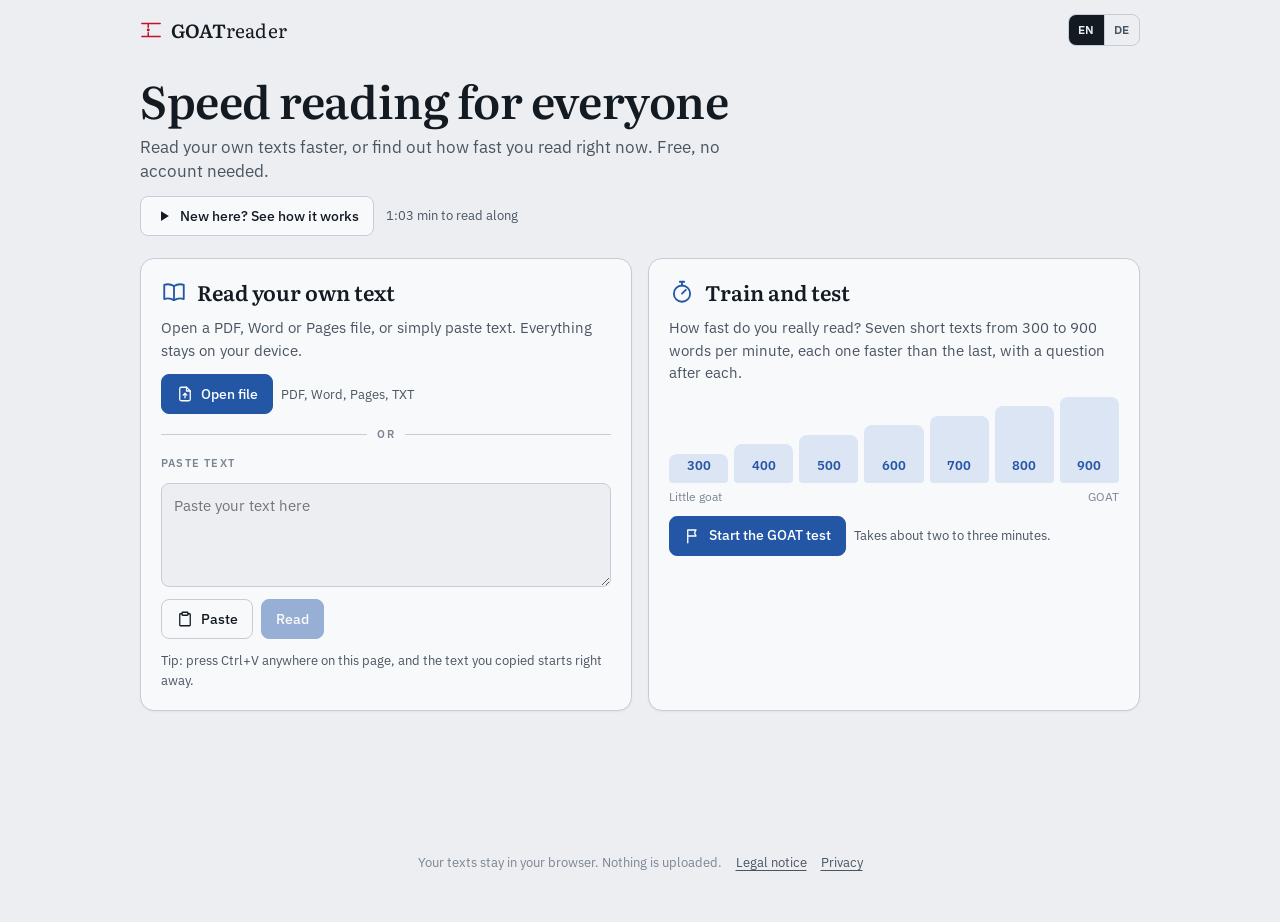
<file: index.html>
<!doctype html>
<html lang="de">
<head>
<meta charset="utf-8">
<meta name="viewport" content="width=device-width,initial-scale=1,viewport-fit=cover">
<title>GOATreader: Speedreading für alle</title>
<meta name="description" content="Lies PDFs, Word- und Pages-Dateien schneller oder mach den GOAT-Test: Wie schnell liest du wirklich? Kostenlos, ohne Anmeldung, deine Texte bleiben in deinem Browser.">
<link rel="canonical" href="https://goatreader.app/">
<meta name="theme-color" content="#ECEEF1" media="(prefers-color-scheme: light)">
<meta name="theme-color" content="#0E141A" media="(prefers-color-scheme: dark)">
<meta property="og:type" content="website">
<meta property="og:site_name" content="GOATreader">
<meta property="og:title" content="GOATreader: Speedreading für alle">
<meta property="og:description" content="Lies PDFs, Word- und Pages-Dateien schneller oder mach den GOAT-Test. Kostenlos, ohne Anmeldung, deine Texte bleiben in deinem Browser.">
<meta property="og:url" content="https://goatreader.app/">
<meta property="og:locale" content="de_DE">
<meta property="og:locale:alternate" content="en_US">
<meta property="og:image" content="https://goatreader.app/og-image.png">
<meta property="og:image:width" content="1200">
<meta property="og:image:height" content="630">
<meta property="og:image:alt" content="GOATreader: das Wort GOAT in einem Lesefenster, Fokusbuchstabe O in Rot. Darunter: Wie schnell liest du wirklich? Mach den GOAT-Test.">
<meta name="twitter:card" content="summary_large_image">
<link rel="icon" href="icon.svg" type="image/svg+xml">
<link rel="icon" href="favicon-32.png" type="image/png" sizes="32x32">
<link rel="apple-touch-icon" href="apple-touch-icon.png">
<link rel="preload" href="fonts/literata-latin-opsz-normal.woff2" as="font" type="font/woff2" crossorigin>
<link rel="stylesheet" href="fonts/fonts.css">
<style>
/* Layout: one reading instrument in the middle of the page. Reticle window, position ruler and transport
   are stacked; the paragraph context sits underneath and appears when paused. Load / Text / Speed
   open as a side sheet (full width on phones). */
:root{
  --paper:#ECEEF1;      /* page ground: cool grey paper */
  --sheet:#F8F9FB;      /* panels, context, controls */
  --ink:#131A22;        /* primary text */
  --ink-2:#4A5562;      /* secondary text */
  --ink-3:#7B8693;      /* labels, ticks */
  --rule:#C6CDD6;       /* hairlines */
  --mark:#C3122F;       /* fixation letter */
  --pencil:#2456A6;     /* interactive accent ("blue pencil") */
  --pencil-ink:#FFFFFF;
  --pencil-soft:#DCE5F4;
  --danger:#A3261B;
  --ok:#1C7A3E;         /* richtige Antwort */
  --ok-soft:#DDEFE2;
  --scrim:rgba(19,26,34,.32);
  --shadow:0 1px 2px rgba(19,26,34,.06),0 14px 36px rgba(19,26,34,.12);
  --font-read:"Literata","Iowan Old Style","Palatino Linotype",Palatino,Georgia,serif;
  --font-ui:"IBM Plex Sans","Segoe UI",system-ui,-apple-system,"Helvetica Neue",Arial,sans-serif;
  --focal:38%;
  --word-size:clamp(2rem,5.2vw,3.4rem);
  --word-scale:1;
}
@media (prefers-color-scheme: dark){
  :root:not([data-theme="light"]){
    --paper:#0E141A; --sheet:#151D25; --ink:#E3E8ED; --ink-2:#A2AEBA; --ink-3:#6E7A86; --rule:#2A3541;
    --mark:#FF5B67; --pencil:#8AB1EE; --pencil-ink:#0B1117; --pencil-soft:#1D2B3C; --danger:#FF8A7A; --ok:#6FCF8E; --ok-soft:#16301F;
    --scrim:rgba(0,0,0,.55); --shadow:0 1px 2px rgba(0,0,0,.45),0 14px 36px rgba(0,0,0,.45);
    color-scheme:dark;
  }
}
:root[data-theme="dark"]{
  --paper:#0E141A; --sheet:#151D25; --ink:#E3E8ED; --ink-2:#A2AEBA; --ink-3:#6E7A86; --rule:#2A3541;
  --mark:#FF5B67; --pencil:#8AB1EE; --pencil-ink:#0B1117; --pencil-soft:#1D2B3C; --danger:#FF8A7A; --ok:#6FCF8E; --ok-soft:#16301F;
  --scrim:rgba(0,0,0,.55); --shadow:0 1px 2px rgba(0,0,0,.45),0 14px 36px rgba(0,0,0,.45);
  color-scheme:dark;
}

/* Basis: im Claude-Artifact liefert diese Regeln der Seitenrahmen */
:root{padding-top:env(safe-area-inset-top,0px);padding-bottom:env(safe-area-inset-bottom,0px)}
body{margin:0}
img{max-width:100%}
[hidden]{display:none!important}
.noscript{max-width:40ch;margin:40px auto;padding:0 16px;font:16px/1.5 system-ui,sans-serif;text-align:center}
*,*::before,*::after{box-sizing:border-box}
html,body{height:100%}
body{background:var(--paper);color:var(--ink);font-family:var(--font-ui);font-size:15px;line-height:1.5;-webkit-font-smoothing:antialiased}
button,input,textarea,select{font:inherit;color:inherit}
:focus-visible{outline:2px solid var(--pencil);outline-offset:2px}
.app{min-height:100%;display:flex;flex-direction:column;padding-inline:16px}

/* ---------- top bar ---------- */
.bar{display:flex;align-items:center;gap:12px;width:min(1000px,100%);margin-inline:auto;padding-block:12px 6px}
.brand{display:flex;align-items:center;gap:9px;flex:none;background:none;border:0;padding:4px 6px;margin-left:-6px;border-radius:8px;cursor:pointer;color:inherit}
@media (hover:hover){.brand:hover{background:var(--sheet)}}
.brand svg{width:22px;height:22px;color:var(--mark)}
.brand svg.back{display:none;width:18px;height:18px;margin-right:-5px;color:var(--ink-2)}
body:not([data-view="home"]) .brand svg.back{display:block}
.lang{margin-left:auto}
.brand-name{font-family:var(--font-read);font-weight:600;font-size:19px;letter-spacing:.01em}
.brand-lite{font-weight:400}
.doc{display:flex;align-items:center;gap:8px;min-width:0;flex:1;color:var(--ink-2);font-size:14px;overflow:hidden;container-type:inline-size}
.doc-title{white-space:nowrap;overflow:hidden;text-overflow:ellipsis;min-width:0}
.chip{flex:none;font-size:11px;font-weight:600;letter-spacing:.06em;text-transform:uppercase;padding:2px 7px;border-radius:999px;border:1px solid var(--rule);color:var(--ink-2)}
@container (max-width:160px){.chip{display:none}}   /* wenig Platz: lieber den Titel zeigen */
@container (max-width:56px){.doc-title{display:none}}
.lang{display:inline-flex;flex:none;border:1px solid var(--rule);border-radius:8px;overflow:hidden}
.lang button{border:0;background:transparent;height:30px;padding:0 9px;font-size:12px;font-weight:600;letter-spacing:.05em;color:var(--ink-2);cursor:pointer}
.lang button + button{border-left:1px solid var(--rule)}
.lang button[aria-pressed="true"]{background:var(--ink);color:var(--paper)}
.lang button:focus-visible{outline-offset:-2px}
.bar-actions{display:flex;gap:6px;flex:none}

/* ---------- buttons ---------- */
.btn{display:inline-flex;align-items:center;justify-content:center;gap:7px;height:40px;padding:0 14px;border-radius:8px;
  border:1px solid var(--rule);background:var(--sheet);cursor:pointer;font-weight:500;font-size:14px;white-space:nowrap;
  transition:border-color .15s,background-color .15s}
@media (hover:hover){.btn:hover{border-color:var(--ink-3)}}
.btn svg{width:18px;height:18px;flex:none}
.btn.ghost{background:transparent;border-color:transparent}
@media (hover:hover){.btn.ghost:hover{background:var(--sheet);border-color:var(--rule)}}
.btn.primary{background:var(--pencil);border-color:var(--pencil);color:var(--pencil-ink)}
.btn.primary:hover{filter:brightness(1.06)}
.btn.icon{width:40px;padding:0}
.btn:disabled{opacity:.45;cursor:not-allowed}
.btn.small{height:32px;padding:0 10px;font-size:13px}
.btn.danger{color:var(--danger)}

/* ---------- instrument ---------- */
.main{flex:1;display:flex;flex-direction:column;gap:18px;width:min(1000px,100%);margin-inline:auto;padding-block:8px 28px}
.instrument{position:relative;display:flex;flex-direction:column;gap:10px}
.eyebrow{display:flex;align-items:center;justify-content:space-between;gap:12px;min-height:30px}
.section-btn{display:flex;align-items:center;gap:8px;min-width:0;max-width:100%;background:none;border:0;padding:4px 6px;margin-left:-6px;border-radius:6px;cursor:pointer;color:var(--ink-2)}
.section-btn:hover:not(:disabled){background:var(--sheet)}
.section-btn:disabled{cursor:default}
.label{font-size:11px;font-weight:600;letter-spacing:.11em;text-transform:uppercase;color:var(--ink-3);flex:none}
.section-name{white-space:nowrap;overflow:hidden;text-overflow:ellipsis;min-width:0;font-size:14px}
.section-btn svg{width:14px;height:14px;flex:none;color:var(--ink-3)}
.page-label{font-size:13px;color:var(--ink-2);font-variant-numeric:tabular-nums;flex:none}

.outline{position:absolute;z-index:6;top:36px;left:0;width:min(440px,100%);max-height:min(56vh,460px);overflow:auto;
  background:var(--sheet);border:1px solid var(--rule);border-radius:10px;box-shadow:var(--shadow);padding:6px}
.outline button{display:grid;grid-template-columns:1fr auto;gap:12px;width:100%;text-align:left;background:none;border:0;
  padding:8px 10px;border-radius:6px;cursor:pointer;font-size:14px;color:var(--ink)}
.outline button:hover,.outline button.active{background:var(--pencil-soft)}
.outline .pg{color:var(--ink-3);font-variant-numeric:tabular-nums;font-size:13px}

.reader{position:relative;height:clamp(170px,32vh,290px);overflow:hidden;cursor:pointer;user-select:none;-webkit-user-select:none;
  touch-action:pan-y;border-radius:4px}
.reader:focus-visible{outline:1.5px solid var(--ink-3);outline-offset:6px}
.rule{position:absolute;left:0;right:0;height:1px;background:var(--rule)}
.rule.top{top:22%}.rule.bottom{bottom:22%}
.tick{position:absolute;left:var(--focal);width:1px;height:14px;background:var(--ink-3)}
.tick.top{top:22%}.tick.bottom{bottom:22%}
.reader.no-guides .rule,.reader.no-guides .tick{display:none}
.word{position:absolute;left:0;top:50%;white-space:nowrap;font-family:var(--font-read);font-weight:480;
  font-size:calc(var(--word-size) * var(--word-scale));line-height:1.1;transform-origin:0 50%;will-change:transform;
  font-optical-sizing:auto;letter-spacing:.005em}
.reader.sans .word{font-family:var(--font-ui);font-weight:500}
.word .orp{color:var(--mark)}
.reader.no-mark .word .orp{color:inherit}
.card{position:absolute;inset:23% 18px;display:flex;flex-direction:column;align-items:center;justify-content:center;gap:6px;text-align:center}
.card .t{font-family:var(--font-read);font-weight:560;font-size:clamp(1.15rem,2.7vw,1.65rem);line-height:1.25;max-width:32ch;text-wrap:balance}
.card .s{color:var(--ink-2);font-size:14px;max-width:46ch;text-wrap:balance}

/* ruler */
.ruler{position:relative;height:30px;cursor:pointer;touch-action:none}
.ruler-track{position:absolute;left:0;right:0;top:50%;height:4px;margin-top:-2px;background:var(--rule);border-radius:2px}
.ruler-fill{position:absolute;left:0;top:0;bottom:0;width:0;background:var(--pencil);border-radius:2px}
.ruler-ticks{position:absolute;inset:0}
.ruler-ticks .pg{position:absolute;top:-4px;width:1px;height:12px;background:var(--ink-3);opacity:.6}
.ruler-ticks .sec{position:absolute;top:-9px;width:2px;height:22px;margin-left:-1px;background:var(--ink-2);border-radius:1px}
.ruler-thumb{position:absolute;top:50%;left:0;width:16px;height:16px;margin:-8px 0 0 -8px;border-radius:50%;
  background:var(--sheet);border:2px solid var(--pencil);box-shadow:0 1px 3px rgba(0,0,0,.18)}
.meta{display:flex;justify-content:space-between;gap:12px;flex-wrap:wrap;font-size:13px;color:var(--ink-2);font-variant-numeric:tabular-nums}

/* transport */
.transport{display:flex;align-items:center;justify-content:space-between;gap:12px 20px;flex-wrap:wrap;margin-top:4px}
.tgroup{display:flex;gap:8px;align-items:center}
.btn.play{min-width:128px;height:46px;font-size:15px}
.tempo{display:flex;align-items:center;gap:8px}
.tempo .btn{width:40px;padding:0;font-size:20px;font-weight:400}
.tempo-read{display:grid;grid-template-columns:auto auto;align-items:baseline;column-gap:5px;min-width:122px;justify-content:center}
.tempo-read output{font-size:22px;font-weight:600;font-variant-numeric:tabular-nums;text-align:right}
.tempo-read .unit{font-size:13px;color:var(--ink-2)}
.tempo-read .eff{grid-column:1 / -1;font-size:12px;color:var(--ink-3);text-align:center;font-variant-numeric:tabular-nums}

/* context */
.context{background:var(--sheet);border:1px solid var(--rule);border-radius:10px;padding:16px 18px 18px;display:flex;flex-direction:column;gap:8px;
  transition:opacity .2s}
.context-head{display:flex;justify-content:space-between;gap:12px;flex-wrap:wrap;align-items:baseline}
.hint{font-size:12.5px;color:var(--ink-3)}
.context-section{margin:0;font-family:var(--font-read);font-size:15px;font-weight:600;color:var(--ink-2)}
.context-text{margin:0;font-family:var(--font-read);font-size:17px;line-height:1.65;max-width:68ch;max-height:15.5em;overflow:auto;overflow-wrap:anywhere}
.context-text span{cursor:pointer;border-radius:3px}
.context-text span:hover{text-decoration:underline;text-decoration-color:var(--ink-3);text-underline-offset:3px}
.context-text span.cur{background:var(--pencil-soft);box-shadow:0 0 0 2px var(--pencil-soft);text-decoration:none}
.context-text .gap{color:var(--ink-3);cursor:default}
.keys{margin:0;font-size:12.5px;color:var(--ink-3);text-align:center;display:flex;flex-wrap:wrap;justify-content:center;gap:2px 16px}
.keys kbd{font-family:var(--font-ui);font-size:11.5px;border:1px solid var(--rule);border-bottom-width:2px;border-radius:4px;padding:0 5px;background:var(--sheet);color:var(--ink-2)}
@media (hover:none){.keys{display:none}}

/* while reading: quiet chrome */
.foot{display:flex;justify-content:center;gap:4px 14px;flex-wrap:wrap;font-size:12.5px;color:var(--ink-3);text-align:center;margin-top:auto;padding-top:8px}
.foot a{color:var(--ink-2);text-underline-offset:3px}
.foot a:hover{color:var(--pencil)}
body.is-playing .foot{opacity:.4}
body.is-playing .context{opacity:0;pointer-events:none}
body.is-playing .bar,body.is-playing .meta,body.is-playing .tempo,body.is-playing .keys,body.is-playing .eyebrow{opacity:.4;transition:opacity .25s}
body.is-playing .bar:hover,body.is-playing .tempo:hover,body.is-playing .bar:focus-within,body.is-playing .tempo:focus-within{opacity:1}

/* ---------- side sheet ---------- */
.scrim{position:fixed;inset:0;background:var(--scrim);z-index:20}
.panel{position:fixed;top:0;right:0;bottom:0;z-index:21;width:min(460px,100%);display:flex;flex-direction:column;background:var(--sheet);
  border-left:1px solid var(--rule);box-shadow:var(--shadow);padding-top:env(safe-area-inset-top,0px);padding-bottom:env(safe-area-inset-bottom,0px);
  animation:slide .18s ease-out}
@keyframes slide{from{transform:translateX(24px);opacity:.4}to{transform:none;opacity:1}}
.panel-head{display:flex;align-items:center;justify-content:space-between;gap:12px;padding:12px 12px 12px 20px;border-bottom:1px solid var(--rule)}
.panel-head h2{margin:0;font-family:var(--font-read);font-size:19px;font-weight:600}
.panel-body{flex:1;overflow:auto;padding:18px 20px 28px;display:flex;flex-direction:column;gap:24px}
.group{display:flex;flex-direction:column;gap:10px}
.note{margin:0;font-size:13px;color:var(--ink-2)}
.drop{display:flex;flex-direction:column;align-items:center;gap:6px;padding:26px 16px;border:1.5px dashed var(--ink-3);border-radius:10px;
  text-align:center;cursor:pointer;background:var(--paper)}
.drop:hover,.drop:focus-within{border-color:var(--pencil)}
.drop svg{width:28px;height:28px;color:var(--pencil)}
.drop strong{font-size:15px}
.sr-only{position:absolute;width:1px;height:1px;overflow:hidden;clip:rect(0 0 0 0);white-space:nowrap}
input[type=text]{width:100%;border:1px solid var(--rule);border-radius:8px;background:var(--paper);padding:8px 12px}
textarea{width:100%;border:1px solid var(--rule);border-radius:8px;background:var(--paper);padding:10px 12px;line-height:1.55;resize:vertical}
#paste-text{min-height:120px}
#edit-text{min-height:46vh;font-size:14px}
.row{display:flex;gap:8px;flex-wrap:wrap;align-items:center}
.lib{list-style:none;margin:0;padding:0;display:flex;flex-direction:column;gap:6px}
.lib li{display:flex;align-items:center;gap:6px;border:1px solid var(--rule);border-radius:8px;background:var(--paper)}
.lib .open{flex:1;min-width:0;text-align:left;background:none;border:0;padding:9px 12px;cursor:pointer;display:flex;flex-direction:column;gap:2px;border-radius:8px}
.lib .open:hover{background:var(--pencil-soft)}
.lib .ttl{font-weight:500;white-space:nowrap;overflow:hidden;text-overflow:ellipsis}
.lib .sub{font-size:12.5px;color:var(--ink-2);font-variant-numeric:tabular-nums}
.lib .del{margin-right:6px}
.lib li.current{border-color:var(--pencil)}
.empty{margin:0;font-size:13px;color:var(--ink-3)}

/* settings rows */
.field{display:grid;grid-template-columns:1fr auto;gap:4px 12px;align-items:center}
.field label{font-size:14px}
.field output{font-size:13px;color:var(--ink-2);font-variant-numeric:tabular-nums;min-width:4.5em;text-align:right}
.field input[type=range]{grid-column:1 / -1;width:100%;accent-color:var(--pencil)}
.field .help{grid-column:1 / -1;font-size:12.5px;color:var(--ink-3)}
.check{display:grid;grid-template-columns:auto 1fr;gap:2px 10px;align-items:start;font-size:14px;cursor:pointer}
.check input{margin-top:3px;accent-color:var(--pencil);width:16px;height:16px}
.check .help{grid-column:2;font-size:12.5px;color:var(--ink-3)}
.seg{display:inline-flex;border:1px solid var(--rule);border-radius:8px;overflow:hidden}
.seg label{position:relative;cursor:pointer}
.seg input{position:absolute;opacity:0;inset:0;cursor:pointer}
.seg span{display:block;padding:6px 14px;font-size:14px}
.seg input:checked + span{background:var(--pencil);color:var(--pencil-ink)}
.seg input:focus-visible + span{outline:2px solid var(--pencil);outline-offset:-2px}
.presets{display:flex;gap:6px;flex-wrap:wrap}
.keylist{display:grid;grid-template-columns:auto 1fr;gap:6px 14px;margin:0;font-size:13.5px}
.keylist dt{color:var(--ink-2)}
.keylist dd{margin:0}
.stats{margin:0;font-size:13px;color:var(--ink-2);font-variant-numeric:tabular-nums}

/* overlays */
.drop-overlay{position:fixed;inset:10px;z-index:40;border:2px dashed var(--pencil);border-radius:14px;background:var(--scrim);
  display:flex;align-items:center;justify-content:center;pointer-events:none}
.drop-overlay div{background:var(--sheet);padding:14px 20px;border-radius:10px;font-weight:600;box-shadow:var(--shadow)}
.toast{position:fixed;left:50%;bottom:calc(18px + env(safe-area-inset-bottom,0px));transform:translateX(-50%);z-index:50;max-width:min(560px,calc(100% - 32px));
  background:var(--ink);color:var(--paper);padding:10px 16px;border-radius:10px;box-shadow:var(--shadow);font-size:14px}
.toast[data-kind="error"]{background:var(--danger);color:#fff}

/* ---------- start page: two ways in ---------- */
.home{display:flex;flex-direction:column;gap:20px;padding-top:4px}
.hero{display:flex;flex-direction:column;align-items:flex-start;gap:10px;padding-block:8px 2px}
.hero h1:focus{outline:none}
.hero h1{margin:0;font-family:var(--font-read);font-weight:600;font-size:clamp(1.85rem,5vw,2.8rem);line-height:1.12;letter-spacing:-.01em;text-wrap:balance}
.hero p{margin:0;max-width:60ch;color:var(--ink-2);font-size:16.5px;text-wrap:pretty}
.intro-row{display:flex;align-items:center;flex-wrap:wrap;gap:6px 12px;margin-top:2px}
.resume{display:flex;align-items:center;gap:12px;padding:12px 14px 12px 16px;border:1px solid var(--pencil);border-radius:12px;background:var(--sheet)}
.resume-info{display:flex;flex-direction:column;gap:1px;min-width:0;flex:1}
.resume-title{font-weight:600;white-space:nowrap;overflow:hidden;text-overflow:ellipsis}
.resume-sub{font-size:13px;color:var(--ink-2);font-variant-numeric:tabular-nums}
.choices{display:grid;grid-template-columns:repeat(2,minmax(0,1fr));gap:16px}
.choice{display:flex;flex-direction:column;gap:12px;min-width:0;padding:20px;border:1px solid var(--rule);border-radius:14px;background:var(--sheet);box-shadow:0 1px 2px rgba(19,26,34,.05)}
.choice-head{display:flex;align-items:center;gap:10px}
.choice-head svg{width:26px;height:26px;flex:none;color:var(--pencil)}
.choice h2{margin:0;font-family:var(--font-read);font-size:21px;font-weight:600;line-height:1.25}
.choice-desc{margin:0;color:var(--ink-2)}
.file-btn{position:relative}
.file-btn:focus-within{outline:2px solid var(--pencil);outline-offset:2px}
.or{display:flex;align-items:center;gap:10px;font-size:11px;font-weight:600;letter-spacing:.11em;text-transform:uppercase;color:var(--ink-3)}
.or::before,.or::after{content:"";flex:1;height:1px;background:var(--rule)}
#home-paste{min-height:104px}
.levels{display:grid;grid-template-columns:repeat(7,minmax(0,1fr));align-items:end;gap:6px;height:86px}
.levels span{display:flex;align-items:flex-end;justify-content:center;padding-bottom:7px;border-radius:8px 8px 4px 4px;background:var(--pencil-soft);
  color:var(--pencil);font-size:13px;font-weight:600;font-variant-numeric:tabular-nums}
.levels span:nth-child(1){height:34%}.levels span:nth-child(2){height:45%}.levels span:nth-child(3){height:56%}.levels span:nth-child(4){height:67%}.levels span:nth-child(5){height:78%}.levels span:nth-child(6){height:89%}.levels span:nth-child(7){height:100%}
.levels span.done{background:var(--pencil);color:var(--pencil-ink)}
.ranks{display:flex;justify-content:space-between;gap:8px;margin-top:-6px;font-size:12px;line-height:1.25;color:var(--ink-3)}
.ranks span.done{color:var(--pencil);font-weight:600}
.paste-box{display:flex;flex-direction:column;gap:12px}
.paste-open{display:none}
#test-exit{margin-left:auto}
#test-exit:not([hidden]) ~ .lang{margin-left:0}
.keyhint{display:none}
@media (hover:hover) and (pointer:fine){.keyhint{display:block}}

/* ---------- GOAT test: question and result ---------- */
.stage{width:min(640px,100%);margin-inline:auto;display:flex;flex-direction:column;gap:14px;padding:22px;border:1px solid var(--rule);border-radius:14px;background:var(--sheet)}
.stage h2{margin:0;font-family:var(--font-read);font-weight:600;font-size:clamp(1.25rem,3.4vw,1.6rem);line-height:1.3;text-wrap:balance}
.stage h2:focus{outline:none}
.stage .rank{font-size:clamp(2rem,6.5vw,2.9rem);line-height:1.1}
.opts{display:flex;flex-direction:column;gap:8px}
.opts .btn{justify-content:flex-start;gap:12px;height:auto;min-height:50px;padding:10px 14px;text-align:left;white-space:normal;font-size:15.5px;line-height:1.35}
.opts .k{flex:none;display:inline-grid;place-items:center;width:24px;height:24px;border:1px solid var(--rule);border-radius:6px;font-size:12px;font-weight:600;color:var(--ink-2)}
.opts .btn:disabled{opacity:.55;cursor:default}
.opts .btn.ok{opacity:1;border-color:var(--ok);background:var(--ok-soft)}
.opts .btn.no{opacity:1;border-color:var(--danger)}
.fb{margin:0;font-weight:600}
.fb.ok{color:var(--ok)}
.fb.no{color:var(--danger)}
.res-main{margin:0;font-size:16.5px}
.steps{list-style:none;margin:0;padding:0;display:grid;grid-template-columns:repeat(auto-fill,minmax(76px,1fr));gap:8px}
.steps li{display:flex;flex-direction:column;align-items:center;gap:2px;padding:10px 4px;border:1px solid var(--rule);border-radius:10px;background:var(--paper);
  font-size:12.5px;color:var(--ink-2);text-align:center}
.steps b{font-size:15px;color:var(--ink);font-variant-numeric:tabular-nums;white-space:nowrap}
.steps li.ok{border-color:var(--ok);background:var(--ok-soft)}
.steps li.no{border-color:var(--danger)}
.steps li.open{opacity:.6}
.cmp{display:flex;flex-direction:column;gap:8px}
.cmp-row{display:grid;grid-template-columns:minmax(0,15em) minmax(0,1fr) auto;align-items:center;gap:6px 12px;font-size:13.5px;color:var(--ink-2)}
.cmp-t{height:12px;border-radius:6px;background:var(--paper);border:1px solid var(--rule);overflow:hidden}
.cmp-t i{display:block;height:100%;width:0;border-radius:6px;background:var(--ink-3)}
.cmp-row.you{color:var(--ink);font-weight:600}
.cmp-row.you .cmp-t i{background:var(--pencil)}
.cmp-n{font-variant-numeric:tabular-nums;text-align:right;white-space:nowrap}

/* ---------- reading window during the test: fixed speed, no jumping ---------- */
body[data-view="test"] #btn-prev,body[data-view="test"] #btn-next,body[data-view="test"] #wpm-up,body[data-view="test"] #wpm-down{display:none}
body[data-view="test"] .ruler{pointer-events:none}
body[data-view="test"] .section-btn svg{display:none}

/* ---------- one-time tips (one tap hides all of them) ---------- */
.tip{display:flex;align-items:center;gap:10px 14px;padding:10px 10px 10px 14px;border-radius:10px;background:var(--pencil-soft);font-size:14px}
.tip p{margin:0;flex:1;min-width:0}
.tip .btn{flex:none}
body.is-playing .tip{display:none}

@media (max-width:480px){.brand-name{display:none}}
@media (max-width:760px){
  .choices{grid-template-columns:minmax(0,1fr)}
  .paste-open{display:inline-flex}
  .choice:not(.pasting) .paste-box{display:none}   /* Handy: Feld erst nach „Text einfügen“ */
  .levels{height:70px}
  #choice-train .row{order:1}                      /* Handy: Start-Knopf vor der Grafik, damit er früh im Bild ist */
  #choice-train .levels{order:2}
  #choice-train .ranks{order:3}
  #test-best{order:4}
}
@media (max-width:640px){
  .choice,.stage{padding:16px}
  .cmp-row{grid-template-columns:minmax(0,1fr) auto;gap:4px 10px}
  .steps{grid-template-columns:repeat(auto-fill,minmax(68px,1fr))}.steps li{font-size:12px;padding:8px 2px}.steps b{font-size:14px}
  .cmp-l{grid-column:1;grid-row:1}.cmp-n{grid-column:2;grid-row:1}.cmp-t{grid-column:1 / -1;grid-row:2}
  .hero p{font-size:15.5px}
  .resume{flex-wrap:wrap;padding:12px 14px}
  .resume .btn{flex:1}
  .bar{gap:8px}
  .bar-actions{gap:2px}
  .bar-actions .btn{flex-direction:column;gap:3px;height:46px;min-width:44px;padding:0 4px}
  .bar-actions .btn span{font-size:10.5px;font-weight:500;line-height:1}
  .doc{font-size:13px}
  .transport{justify-content:center}
  .tgroup{width:100%;justify-content:center}
  .btn.play{flex:1;max-width:220px}
  .tempo{width:100%;justify-content:center}
  .context-text{font-size:16px}
  .panel{width:100%;border-left:0}
}
@media (max-width:420px){
  /* schmale Handys: Satz-Knöpfe nur mit Symbol (Beschriftung bleibt als aria-label und title) */
  .tgroup .btn:not(.play){width:46px;height:46px;padding:0}
  .tgroup .btn:not(.play) span{display:none}
  #test-exit span{display:none}
  #test-exit{width:40px;padding:0}
}
@media (prefers-reduced-motion:reduce){
  *{transition:none!important;animation:none!important}
}
</style>
<script>
/* Anonyme Zählung mit GoatCounter (Server in der EU), siehe privacy.html. Keine Cookies, keine Kennung im Browser,
   nie Texte, Titel oder Dateinamen. Zeiten misst der Browser selbst und meldet nur erreichte Stufen.
   Aus bei Do Not Track, Global Privacy Control, Opt-out, außerhalb von goatreader.app, in Frames und in automatisierten Browsern. */
(() => {
  const EP = 'https://goatreader.goatcounter.com/count', KEEP = ['ref', 'utm_source', 'utm_medium', 'utm_campaign'];
  const off = () => {
    if (location.hostname !== 'goatreader.app' || window.top !== window.self || navigator.webdriver) return true;
    if (navigator.globalPrivacyControl === true) return true;
    const dnt = navigator.doNotTrack || window.doNotTrack || navigator.msDoNotTrack;
    if (dnt === '1' || dnt === 'yes') return true;
    try { return localStorage.getItem('goatreader.nocount') === '1'; } catch (e) { return false; }
  };
  const sp = new URLSearchParams(location.search);
  let refHost = '', refOrigin = '';
  try { const u = new URL(document.referrer); if (u.hostname && u.hostname !== location.hostname) { refHost = u.hostname.toLowerCase(); refOrigin = u.origin; } } catch (e) {}
  // Grobe Herkunftsart, nur für die Ereignisse aktiv-… (keine Adresse)
  const SRC = (() => {
    const p = (sp.get('ref') || sp.get('utm_source') || sp.get('src') || sp.get('source') || '').toLowerCase();
    const is = (...d) => d.some(x => refHost === x || refHost.endsWith('.' + x));
    if (/^(ig|insta|instagram)$/.test(p) || is('instagram.com')) return 'instagram';
    if (/^(tt|tiktok)$/.test(p) || is('tiktok.com')) return 'tiktok';
    if (/^(yt|youtube)$/.test(p) || is('youtube.com', 'youtu.be')) return 'youtube';
    if (/^(li|linkedin)$/.test(p) || is('linkedin.com', 'lnkd.in')) return 'linkedin';
    if (/(^|\.)(google|bing|duckduckgo|ecosia|qwant|startpage|yahoo|yandex|brave)\.[a-z.]+$/.test(refHost)) return 'suche';
    return p || refHost ? 'andere' : 'direkt';
  })();
  const send = (path, ev) => {
    if (off()) return;
    let q = '?p=' + encodeURIComponent(path) + '&t=GOATreader';
    if (ev) q += '&e=true';
    else {
      const keep = [];
      for (const k of KEEP) { const v = sp.get(k); if (v) keep.push(k + '=' + encodeURIComponent(v.slice(0, 40))); }
      if (keep.length) q += '&q=' + encodeURIComponent('?' + keep.join('&'));
      if (refOrigin) q += '&r=' + encodeURIComponent(refOrigin);
    }
    const img = new Image();
    img.referrerPolicy = 'origin';
    img.src = EP + q + '&rnd=' + Math.random().toString(36).slice(2, 8);
  };
  window.goatreaderSource = SRC;
  window.goatreaderCount = name => {
    const n = String(name).toLowerCase().replace(/[^a-z0-9-]/g, '').slice(0, 40);
    if (!n) return;
    send(n, true);
    if (n === 'lesezeit-1min') send('aktiv-' + SRC, true);
  };
  send('/', false);
  // Aufenthalt: nur Zeit, in der die Seite sichtbar ist, gemeldet als erreichte Stufe
  const STAY = [[10, '10s'], [30, '30s'], [60, '1min'], [120, '2min'], [300, '5min'], [600, '10min'], [1200, '20min'], [1800, '30min'], [3600, '60min']];
  let shown = document.visibilityState === 'visible', acc = 0, t0 = performance.now(), si = 0, iv = 0;
  const tick = () => {
    const now = performance.now();
    if (shown) acc += now - t0;
    t0 = now;
    while (si < STAY.length && acc >= STAY[si][0] * 1000) send('aufenthalt-' + STAY[si++][1], true);
    if (si >= STAY.length) clearInterval(iv);
  };
  if (!off()) {
    document.addEventListener('visibilitychange', () => { tick(); shown = document.visibilityState === 'visible'; });
    iv = setInterval(tick, 2000);
  }
})();
</script>
</head>
<body>
<noscript><p class="noscript">GOATreader braucht JavaScript.<br><span lang="en">GOATreader needs JavaScript to run.</span></p></noscript>
<div class="app" id="app">
  <header class="bar">
    <button class="brand" id="go-home" type="button" aria-label="Home" title="Home" data-i18n-attr="aria-label:bar.home;title:bar.home">
      <svg class="back" viewBox="0 0 24 24" fill="none" stroke="currentColor" stroke-width="2" stroke-linecap="round" stroke-linejoin="round" aria-hidden="true"><path d="M15 5l-7 7 7 7"/></svg>
      <svg viewBox="0 0 24 24" fill="none" stroke="currentColor" stroke-width="1.6" aria-hidden="true"><path d="M2 5h20M2 19h20M9 5v4M9 19v-4" stroke-linecap="round"/><path d="M9 12h0" stroke-width="3.2" stroke-linecap="round"/></svg>
      <span class="brand-name">GOAT<span class="brand-lite">reader</span></span>
    </button>
    <div class="doc" id="doc"><span class="doc-title" id="doc-title"></span><span class="chip" id="doc-chip" hidden></span></div>
    <button class="btn ghost small" id="test-exit" type="button" hidden aria-label="Quit test" title="Quit test" data-i18n-attr="aria-label:test.exit;title:test.exit">
      <svg viewBox="0 0 24 24" fill="none" stroke="currentColor" stroke-width="1.8" stroke-linecap="round" aria-hidden="true"><path d="M6 6l12 12M18 6 6 18"/></svg><span data-i18n="test.exit">Quit test</span>
    </button>
    <div class="lang" role="group" aria-label="Language" data-i18n-attr="aria-label:bar.lang">
      <button type="button" data-lang="en" lang="en" title="English" aria-pressed="true">EN</button>
      <button type="button" data-lang="de" lang="de" title="Deutsch" aria-pressed="false">DE</button>
    </div>
    <nav class="bar-actions" id="bar-actions" aria-label="Document" data-i18n-attr="aria-label:bar.nav">
      <button class="btn ghost" id="open-load" type="button" aria-label="Load a text" title="Load a text" data-i18n-attr="aria-label:bar.load.title;title:bar.load.title">
        <svg viewBox="0 0 24 24" fill="none" stroke="currentColor" stroke-width="1.8" stroke-linecap="round" stroke-linejoin="round" aria-hidden="true"><path d="M12 15V4M7.5 8.5 12 4l4.5 4.5M4 15v4h16v-4"/></svg><span data-i18n="bar.load">Load</span>
      </button>
      <button class="btn ghost" id="open-edit" type="button" aria-label="Review and edit the text" title="Review and edit the text" data-i18n-attr="aria-label:bar.text.title;title:bar.text.title">
        <svg viewBox="0 0 24 24" fill="none" stroke="currentColor" stroke-width="1.8" stroke-linecap="round" aria-hidden="true"><path d="M4 6h16M4 11h16M4 16h9M16.5 19.5l4-4-1.5-1.5-4 4V19.5z"/></svg><span data-i18n="bar.text">Text</span>
      </button>
      <button class="btn ghost" id="open-settings" type="button" aria-label="Speed and display settings" title="Speed and display settings" data-i18n-attr="aria-label:bar.speed.title;title:bar.speed.title">
        <svg viewBox="0 0 24 24" fill="none" stroke="currentColor" stroke-width="1.8" stroke-linecap="round" aria-hidden="true"><path d="M4 7h10M18 7h2M4 17h4M12 17h8"/><circle cx="16" cy="7" r="2"/><circle cx="10" cy="17" r="2"/></svg><span data-i18n="bar.speed">Speed</span>
      </button>
    </nav>
  </header>

  <main class="main">
    <section class="home" id="home" aria-labelledby="home-title">
      <div class="hero">
        <h1 id="home-title" tabindex="-1" data-i18n="home.title">Speed reading for everyone</h1>
        <p data-i18n="home.sub">Read your own texts faster, or find out how fast you read right now. Free, no account needed.</p>
        <div class="intro-row">
          <button class="btn" id="intro-start" type="button"><svg viewBox="0 0 24 24" aria-hidden="true"><path d="M8 5.5v13l10.5-6.5z" fill="currentColor"/></svg><span data-i18n="home.intro">New here? See how it works</span></button>
          <span class="note" id="intro-time"></span>
        </div>
      </div>
      <div class="resume" id="resume" hidden>
        <div class="resume-info"><span class="label" data-i18n="home.resume">Continue reading</span><span class="resume-title" id="resume-title"></span><span class="resume-sub" id="resume-sub"></span></div>
        <button class="btn primary" id="resume-go" type="button"><span data-i18n="home.resume.go">Continue</span><svg viewBox="0 0 24 24" fill="none" stroke="currentColor" stroke-width="1.8" stroke-linecap="round" stroke-linejoin="round" aria-hidden="true"><path d="M5 12h14M13 6l6 6-6 6"/></svg></button>
      </div>
      <div class="choices">
        <section class="choice" id="choice-read" aria-labelledby="choice-read-h">
          <div class="choice-head"><svg viewBox="0 0 24 24" fill="none" stroke="currentColor" stroke-width="1.7" stroke-linecap="round" stroke-linejoin="round" aria-hidden="true"><path d="M3 5.5c2.6-1 5.6-1 9 1 3.4-2 6.4-2 9-1v13c-2.6-1-5.6-1-9 1-3.4-2-6.4-2-9-1z"/><path d="M12 6.5v13"/></svg><h2 id="choice-read-h" data-i18n="home.read.title">Read your own text</h2></div>
          <p class="choice-desc" data-i18n="home.read.desc">Open a PDF, Word or Pages file, or simply paste text. Everything stays on your device.</p>
          <div class="row">
            <label class="btn primary file-btn"><input class="sr-only" type="file" id="home-file" accept=".pdf,.docx,.doc,.pages,.txt,.md,.markdown,application/pdf,application/vnd.openxmlformats-officedocument.wordprocessingml.document,application/msword,application/vnd.apple.pages,application/x-iwork-pages-sffpages,text/plain,text/markdown"><svg viewBox="0 0 24 24" fill="none" stroke="currentColor" stroke-width="1.7" stroke-linecap="round" stroke-linejoin="round" aria-hidden="true"><path d="M14 3H7a2 2 0 0 0-2 2v14a2 2 0 0 0 2 2h10a2 2 0 0 0 2-2V8z"/><path d="M14 3v5h5M12 17v-6M9.5 13.5 12 11l2.5 2.5"/></svg><span data-i18n="home.read.file">Open file</span></label>
            <button class="btn paste-open" id="home-paste-open" type="button"><svg viewBox="0 0 24 24" fill="none" stroke="currentColor" stroke-width="1.7" stroke-linecap="round" stroke-linejoin="round" aria-hidden="true"><rect x="8" y="3" width="8" height="4" rx="1"/><path d="M8 5H6a1 1 0 0 0-1 1v14a1 1 0 0 0 1 1h12a1 1 0 0 0 1-1V6a1 1 0 0 0-1-1h-2"/></svg><span data-i18n="home.paste.label">Paste text</span></button>
            <span class="note" data-i18n="home.read.types">PDF, Word, Pages, TXT</span>
          </div>
          <div class="paste-box">
          <div class="or"><span data-i18n="home.or">or</span></div>
          <label class="label" for="home-paste" data-i18n="home.paste.label">Paste text</label>
          <textarea id="home-paste" placeholder="Paste your text here" data-i18n-attr="placeholder:home.paste.ph"></textarea>
          <div class="row">
            <button class="btn" id="home-clip" type="button" hidden aria-label="Paste text from the clipboard" title="Paste text from the clipboard" data-i18n-attr="aria-label:home.paste.clip.aria;title:home.paste.clip.aria"><svg viewBox="0 0 24 24" fill="none" stroke="currentColor" stroke-width="1.7" stroke-linecap="round" stroke-linejoin="round" aria-hidden="true"><rect x="8" y="3" width="8" height="4" rx="1"/><path d="M8 5H6a1 1 0 0 0-1 1v14a1 1 0 0 0 1 1h12a1 1 0 0 0 1-1V6a1 1 0 0 0-1-1h-2"/></svg><span data-i18n="home.paste.clip">Paste</span></button>
            <button class="btn primary" id="home-go" type="button" disabled><span data-i18n="home.paste.go">Read</span></button>
            <span class="note" id="home-count" aria-live="polite"></span>
          </div>
          <p class="note keyhint" id="home-key"></p>
          </div>
        </section>
        <section class="choice" id="choice-train" aria-labelledby="choice-train-h">
          <div class="choice-head"><svg viewBox="0 0 24 24" fill="none" stroke="currentColor" stroke-width="1.7" stroke-linecap="round" stroke-linejoin="round" aria-hidden="true"><circle cx="12" cy="13.5" r="7.5"/><path d="M12 13.5l3.5-3.5M10 2.5h4M12 2.5V6"/></svg><h2 id="choice-train-h" data-i18n="home.train.title">Train and test</h2></div>
          <p class="choice-desc" data-i18n="home.train.desc">How fast do you really read? Seven short texts from 300 to 900 words per minute, each one faster than the last, with a question after each.</p>
          <div class="levels" id="levels" role="img" aria-label="Seven levels from 300 to 900 words per minute, in steps of 100" data-i18n-attr="aria-label:home.train.levels"><span>300</span><span>400</span><span>500</span><span>600</span><span>700</span><span>800</span><span>900</span></div>
          <div class="ranks" id="ranks" aria-hidden="true"><span data-i18n="rank.1">Little goat</span><span data-i18n="rank.7">GOAT</span></div>
          <div class="row">
            <button class="btn primary" id="test-start" type="button"><svg viewBox="0 0 24 24" fill="none" stroke="currentColor" stroke-width="1.8" stroke-linecap="round" stroke-linejoin="round" aria-hidden="true"><path d="M5 21V4h11l-2 4 2 4H5"/></svg><span data-i18n="home.train.go">Start the GOAT test</span></button>
            <span class="note" data-i18n="home.train.time">Takes about two to three minutes.</span>
          </div>
          <p class="note" id="test-best" hidden></p>
        </section>
      </div>
    </section>

    <section class="instrument" aria-label="Reading window" data-i18n-attr="aria-label:reader.region" hidden>
      <div class="eyebrow">
        <button class="section-btn" id="section-btn" type="button" aria-haspopup="true" aria-expanded="false" aria-controls="outline">
          <span class="label" id="section-label">Section</span><span class="section-name" id="section-name"></span>
          <svg viewBox="0 0 16 16" fill="none" stroke="currentColor" stroke-width="1.6" aria-hidden="true"><path d="M4 6l4 4 4-4"/></svg>
        </button>
        <span class="page-label" id="page-label" hidden></span>
      </div>
      <div class="outline" id="outline" hidden></div>

      <div class="reader" id="reader" tabindex="0" role="button" aria-label="Reading window, paused. Press Space or tap to start.">
        <div class="rule top"></div><div class="rule bottom"></div>
        <div class="tick top"></div><div class="tick bottom"></div>
        <div class="word" id="word" aria-hidden="true"><span id="w-pre"></span><span class="orp" id="w-orp"></span><span id="w-post"></span></div>
        <div class="card" id="card" hidden></div>
      </div>

      <div class="ruler" id="ruler" role="slider" tabindex="0" aria-label="Position in the text" data-i18n-attr="aria-label:ruler.label" aria-valuemin="0" aria-valuemax="100" aria-valuenow="0">
        <div class="ruler-track"><div class="ruler-fill" id="ruler-fill"></div><div class="ruler-ticks" id="ruler-ticks"></div></div>
        <div class="ruler-thumb" id="ruler-thumb"></div>
      </div>
      <div class="meta"><span id="meta-pos"></span><span id="meta-left"></span></div>

      <div class="transport">
        <div class="tgroup">
          <button class="btn" id="btn-prev" type="button" title="Previous sentence (←)" aria-label="Previous sentence" data-i18n-attr="title:tr.prev.title;aria-label:tr.prev.aria">
            <svg viewBox="0 0 24 24" fill="none" stroke="currentColor" stroke-width="1.8" stroke-linecap="round" stroke-linejoin="round" aria-hidden="true"><path d="M6 5v14M18 6l-8 6 8 6z"/></svg><span data-i18n="tr.prev">Sentence</span>
          </button>
          <button class="btn primary play" id="btn-play" type="button">
            <svg id="ic-play" viewBox="0 0 24 24" aria-hidden="true"><path d="M8 5.5v13l10.5-6.5z" fill="currentColor"/></svg>
            <svg id="ic-pause" viewBox="0 0 24 24" aria-hidden="true" hidden><path d="M7 5h3.5v14H7zM13.5 5H17v14h-3.5z" fill="currentColor"/></svg>
            <span id="play-label">Read</span>
          </button>
          <button class="btn" id="btn-next" type="button" title="Next sentence (→)" aria-label="Next sentence" data-i18n-attr="title:tr.next.title;aria-label:tr.next.aria">
            <span data-i18n="tr.next">Sentence</span><svg viewBox="0 0 24 24" fill="none" stroke="currentColor" stroke-width="1.8" stroke-linecap="round" stroke-linejoin="round" aria-hidden="true"><path d="M18 5v14M6 6l8 6-8 6z"/></svg>
          </button>
        </div>
        <div class="tempo" role="group" aria-label="Speed" data-i18n-attr="aria-label:tempo.group">
          <button class="btn" id="wpm-down" type="button" aria-label="Slower (↓)" title="Slower (↓)" data-i18n-attr="aria-label:tempo.slower;title:tempo.slower">−</button>
          <div class="tempo-read" title="Speed per word. Effective = including the pauses at sentence and paragraph ends." data-i18n-attr="title:tempo.title">
            <output id="wpm-out" for="wpm-range">300</output><span class="unit" data-i18n="tempo.unit">wpm</span>
            <span class="eff" id="eff-out"></span>
          </div>
          <button class="btn" id="wpm-up" type="button" aria-label="Faster (↑)" title="Faster (↑)" data-i18n-attr="aria-label:tempo.faster;title:tempo.faster">+</button>
        </div>
      </div>
      <div class="tip" id="tip" role="note" hidden><p id="tip-text"></p><button class="btn small" id="tip-ok" type="button" aria-label="OK, hide tips" title="OK, hide tips" data-i18n-attr="aria-label:tip.ok.aria;title:tip.ok.aria"><span data-i18n="tip.ok">OK</span></button></div>
    </section>

    <section class="context" id="context" aria-label="In context" data-i18n-attr="aria-label:ctx.label" hidden>
      <div class="context-head"><span class="label" data-i18n="ctx.label">In context</span><span class="hint" data-i18n="ctx.hint">Tap a word to jump there</span></div>
      <h3 class="context-section" id="context-section" hidden></h3>
      <p class="context-text" id="context-text"></p>
    </section>

    <section class="stage" id="quiz" aria-labelledby="quiz-q" hidden>
      <span class="label" id="quiz-kicker"></span>
      <h2 id="quiz-q" tabindex="-1"></h2>
      <div class="opts" id="quiz-opts"></div>
      <p class="fb" id="quiz-fb" role="status"></p>
      <div class="row"><button class="btn primary" id="quiz-next" type="button" aria-describedby="quiz-fb" hidden></button></div>
      <p class="note keyhint" data-i18n="quiz.keys">Tip: answer with 1, 2 or 3 and continue with Enter.</p>
    </section>

    <section class="stage" id="result" aria-labelledby="result-rank" hidden>
      <span class="label" data-i18n="res.kicker">Your result</span>
      <h2 class="rank" id="result-rank" tabindex="-1"></h2>
      <p class="res-main" id="result-main"></p>
      <ol class="steps" id="result-steps"></ol>
      <div class="cmp" id="result-bars" hidden>
        <div class="cmp-row you"><span class="cmp-l" data-i18n="res.bar.you">You in the test (with sentence pauses)</span><span class="cmp-t" aria-hidden="true"><i id="bar-you"></i></span><b class="cmp-n" id="bar-you-n"></b></div>
        <div class="cmp-row"><span class="cmp-l" data-i18n="res.bar.avg">Average for silent reading in English</span><span class="cmp-t" aria-hidden="true"><i id="bar-avg"></i></span><b class="cmp-n" id="bar-avg-n"></b></div>
      </div>
      <p class="note" id="result-cmp"></p>
      <p class="note" id="result-best" hidden></p>
      <p class="note" data-i18n="res.tip">Tip: for dense texts like papers, start a little slower and speed up step by step.</p>
      <div class="row">
        <button class="btn primary" id="result-share" type="button"><svg viewBox="0 0 24 24" fill="none" stroke="currentColor" stroke-width="1.8" stroke-linecap="round" stroke-linejoin="round" aria-hidden="true"><path d="M12 15V3M7.5 7.5 12 3l4.5 4.5"/><path d="M5 12v7a2 2 0 0 0 2 2h10a2 2 0 0 0 2-2v-7"/></svg><span data-i18n="res.share">Share result</span></button>
        <button class="btn" id="result-again" type="button" data-i18n="res.again">Test again</button>
      </div>
      <div class="row">
        <button class="btn" id="result-read" type="button" data-i18n="res.read">Read your own text</button>
        <button class="btn ghost" id="result-home" type="button" data-i18n="res.home">Back to start</button>
      </div>
    </section>

    <p class="keys" hidden data-i18n-html="keys"><span><kbd>Space</kbd> start/pause</span><span><kbd>←</kbd> <kbd>→</kbd> previous/next sentence</span><span><kbd>Shift</kbd>+<kbd>←</kbd> <kbd>→</kbd> one word</span><span><kbd>↑</kbd> <kbd>↓</kbd> speed</span></p>
    <footer class="foot"><span data-i18n="foot.privacy">Your texts stay in your browser. Nothing is uploaded.</span><span><a href="legal.html" data-i18n="foot.legal">Legal notice</a></span><span><a href="privacy.html" data-i18n="foot.privacyLink">Privacy</a></span></footer>
  </main>
</div>

<div class="scrim" id="scrim" hidden></div>

<aside class="panel" id="panel-load" role="dialog" aria-modal="true" aria-labelledby="h-load" hidden>
  <div class="panel-head"><h2 id="h-load" data-i18n="load.title">Load text</h2>
    <button class="btn ghost icon" type="button" data-close aria-label="Close" data-i18n-attr="aria-label:close"><svg viewBox="0 0 24 24" fill="none" stroke="currentColor" stroke-width="1.8" stroke-linecap="round" aria-hidden="true"><path d="M6 6l12 12M18 6 6 18"/></svg></button>
  </div>
  <div class="panel-body">
    <div class="group">
      <label class="drop" for="file-input">
        <svg viewBox="0 0 24 24" fill="none" stroke="currentColor" stroke-width="1.7" stroke-linecap="round" stroke-linejoin="round" aria-hidden="true"><path d="M14 3H7a2 2 0 0 0-2 2v14a2 2 0 0 0 2 2h10a2 2 0 0 0 2-2V8z"/><path d="M14 3v5h5M12 17v-6M9.5 13.5 12 11l2.5 2.5"/></svg>
        <strong data-i18n="load.choose">Choose a file: PDF, Word, Pages, TXT or Markdown</strong>
        <span class="note" data-i18n="load.drop">or drop the file anywhere on this page</span>
        <input class="sr-only" type="file" id="file-input" data-autofocus accept=".pdf,.docx,.doc,.pages,.txt,.md,.markdown,application/pdf,application/vnd.openxmlformats-officedocument.wordprocessingml.document,application/msword,application/vnd.apple.pages,application/x-iwork-pages-sffpages,text/plain,text/markdown">
      </label>
      <p class="note" data-i18n="load.note">For PDFs, headers and footers, hyphenation, citation brackets and the reference list are removed. You can adjust this under “Text”.</p>
    </div>
    <div class="group">
      <label class="label" for="paste-text" data-i18n="load.paste">Paste text</label>
      <textarea id="paste-text" placeholder="Paste your text here. Blank lines separate paragraphs; lines starting with # become headings." data-i18n-attr="placeholder:load.paste.ph"></textarea>
      <div class="row"><button class="btn primary" type="button" id="paste-go" data-i18n="load.paste.go">Read this text</button></div>
    </div>
    <div class="group">
      <span class="label" data-i18n="load.recent">Recently read</span>
      <ul class="lib" id="lib-list"></ul>
      <p class="empty" id="lib-empty" data-i18n="load.empty" hidden>Nothing saved yet. Loaded texts and your reading position stay in this browser.</p>
      <div class="row"><button class="btn small" type="button" id="open-sample" data-i18n="load.sample">Open sample text</button></div>
    </div>
  </div>
</aside>

<aside class="panel" id="panel-edit" role="dialog" aria-modal="true" aria-labelledby="h-edit" hidden>
  <div class="panel-head"><h2 id="h-edit" data-i18n="edit.title">Review text</h2>
    <button class="btn ghost icon" type="button" data-close aria-label="Close" data-i18n-attr="aria-label:close"><svg viewBox="0 0 24 24" fill="none" stroke="currentColor" stroke-width="1.8" stroke-linecap="round" aria-hidden="true"><path d="M6 6l12 12M18 6 6 18"/></svg></button>
  </div>
  <div class="panel-body">
    <div class="group">
      <label class="label" for="edit-title" data-i18n="edit.docTitle">Title</label>
      <input id="edit-title" type="text">
    </div>
    <div class="group">
      <label class="label" for="edit-text" data-i18n="edit.text">Text</label>
      <textarea id="edit-text" spellcheck="false" data-autofocus></textarea>
      <p class="stats" id="edit-stats"></p>
      <p class="note" data-i18n-html="edit.note">Blank lines separate paragraphs. Lines starting with <code>#</code> are headings. <code>⟦p.4⟧</code> marks the start of a page.</p>
      <div class="row">
        <button class="btn primary" type="button" id="edit-apply" data-i18n="edit.apply">Apply</button>
        <button class="btn" type="button" id="edit-copy" data-i18n="edit.copy">Copy text</button>
        <button class="btn" type="button" id="edit-restore" data-i18n="edit.restore" hidden>Restore original</button>
      </div>
    </div>
    <div class="group" id="clean-box">
      <span class="label" data-i18n="clean.title">Clean-up</span>
      <label class="check"><input type="checkbox" id="opt-dropRunning"><span data-i18n="clean.running">Remove headers, footers, page numbers and formula fragments</span></label>
      <label class="check"><input type="checkbox" id="opt-dropCites"><span data-i18n="clean.cites">Remove in-text citations and footnote numbers</span><span class="help" data-i18n="clean.cites.help">e.g. [12] or (Rayner et al., 2016)</span></label>
      <label class="check"><input type="checkbox" id="opt-dropRefs"><span data-i18n="clean.refs">Leave out the reference list and everything after it</span></label>
      <label class="check"><input type="checkbox" id="opt-headings"><span data-i18n="clean.heads">Detect headings</span><span class="help" data-i18n="clean.heads.help">for the outline and the section display</span></label>
      <div class="row"><button class="btn" type="button" id="reclean" data-i18n="clean.again">Clean up again</button></div>
      <p class="note" id="reclean-note" data-i18n="clean.note" hidden>Applies to the next file you load. To clean up a file from “Recently read” again, load it once more.</p>
    </div>
  </div>
</aside>

<aside class="panel" id="panel-settings" role="dialog" aria-modal="true" aria-labelledby="h-settings" hidden>
  <div class="panel-head"><h2 id="h-settings" data-i18n="set.title">Speed and display</h2>
    <button class="btn ghost icon" type="button" data-close aria-label="Close" data-i18n-attr="aria-label:close"><svg viewBox="0 0 24 24" fill="none" stroke="currentColor" stroke-width="1.8" stroke-linecap="round" aria-hidden="true"><path d="M6 6l12 12M18 6 6 18"/></svg></button>
  </div>
  <div class="panel-body">
    <div class="group">
      <span class="label" data-i18n="set.speed">Speed</span>
      <div class="field"><label for="wpm-range" data-i18n="set.wpm">Words per minute</label><output id="wpm-range-out" for="wpm-range"></output>
        <input type="range" id="wpm-range" min="100" max="1000" step="10" data-autofocus>
        <span class="help" id="eff-help"></span></div>
      <div class="presets" id="presets"></div>
      <label class="check"><input type="checkbox" id="opt-ramp"><span data-i18n="set.ramp">Gentle start</span><span class="help" data-i18n="set.ramp.help">The first words after you start run a little slower.</span></label>
    </div>
    <div class="group">
      <span class="label" data-i18n="set.pauses">Pauses</span>
      <div class="field"><label for="opt-sentPause" data-i18n="set.sent">At the end of a sentence</label><output id="out-sentPause"></output><input type="range" id="opt-sentPause" min="0" max="3" step="0.25"></div>
      <div class="field"><label for="opt-clausePause" data-i18n="set.clause">After a comma, semicolon or colon</label><output id="out-clausePause"></output><input type="range" id="opt-clausePause" min="0" max="1.5" step="0.1"></div>
      <div class="field"><label for="opt-paraPause" data-i18n="set.para">At the end of a paragraph</label><output id="out-paraPause"></output><input type="range" id="opt-paraPause" min="0" max="4" step="0.25"></div>
      <label class="check"><input type="checkbox" id="opt-longWords"><span data-i18n="set.long">Show long words a little longer</span></label>
      <label class="check"><input type="checkbox" id="opt-paraStop"><span data-i18n="set.paraStop">Stop after each paragraph</span><span class="help" data-i18n="set.paraStop.help">Time to tell yourself the key point. Tap or press Space to continue.</span></label>
    </div>
    <div class="group">
      <span class="label" data-i18n="set.display">Display</span>
      <div class="row"><span style="font-size:14px" data-i18n="set.font">Font</span>
        <div class="seg" role="radiogroup" aria-label="Font" data-i18n-attr="aria-label:set.font">
          <label><input type="radio" name="font" id="font-serif" value="serif"><span data-i18n="set.serif">Serif</span></label>
          <label><input type="radio" name="font" id="font-sans" value="sans"><span data-i18n="set.sans">Sans</span></label>
        </div>
      </div>
      <div class="field"><label for="opt-size" data-i18n="set.size">Font size</label><output id="out-size"></output><input type="range" id="opt-size" min="0.7" max="1.5" step="0.05"></div>
      <label class="check"><input type="checkbox" id="opt-mark"><span data-i18n="set.mark">Highlight the focus letter in color</span></label>
      <label class="check"><input type="checkbox" id="opt-guides"><span data-i18n="set.guides">Show fixation guides</span></label>
    </div>
    <div class="group">
      <span class="label" data-i18n="set.keys">Keyboard</span>
      <dl class="keylist">
        <dt data-i18n="set.k.space">Space</dt><dd data-i18n="set.k.space.d">start / pause</dd>
        <dt>← / →</dt><dd data-i18n="set.k.lr.d">previous / next sentence</dd>
        <dt>Shift + ← / →</dt><dd data-i18n="set.k.shift.d">one word back / forward</dd>
        <dt>↑ / ↓</dt><dd data-i18n="set.k.ud.d">speed ±10 (with Shift ±50)</dd>
        <dt data-i18n="set.k.home">Home</dt><dd data-i18n="set.k.home.d">back to the beginning</dd>
        <dt>Esc</dt><dd data-i18n="set.k.esc.d">close the panel</dd>
      </dl>
      <p class="note" data-i18n="set.phone">On a phone: tap the reading window to start or pause. Swipe left for the next sentence, right for the previous one.</p>
    </div>
    <div class="row"><button class="btn" type="button" id="reset-settings" data-i18n="set.reset">Reset to defaults</button></div>
  </div>
</aside>

<div class="drop-overlay" id="drop-overlay" hidden><div data-i18n="drop.release">Drop to load</div></div>
<div class="toast" id="toast" role="status" aria-live="polite" hidden></div>
<textarea class="sr-only" id="paste-catcher" tabindex="-1" aria-hidden="true"></textarea>

<script>
(() => {
'use strict';
// ================= i18n =================
const APP = 'GOATreader';
const I18N = {
  en: {
    'app.title': 'GOATreader: Speed reading for everyone',
    'doc.sampleChip': 'Sample',
    'doc.untitled': 'My text',
    'doc.file': 'File',
    'sample.title': 'Ready to read like a GOAT?',
    'bar.lang': 'Language',
    'bar.nav': 'Document',
    'bar.load': 'Load',
    'bar.load.title': 'Load text',
    'bar.text': 'Text',
    'bar.text.title': 'Review and edit the text',
    'bar.speed': 'Speed',
    'bar.speed.title': 'Speed and display settings',
    'reader.region': 'Reading window',
    'reader.label.paused': 'Reading window, paused. Press Space or tap to start.',
    'reader.label.playing': 'Reading window, running. Press Space or tap to pause.',
    'eyebrow.section': 'Section',
    'eyebrow.text': 'Text',
    'eyebrow.start': 'Beginning',
    'page.short': 'p. {p} / {n}',
    'outline.page': 'p. {p}',
    'outline.pct': '{p}%',
    'marker.page': 'p.',
    'ruler.label': 'Position in the text',
    'ruler.valuetext': '{pct} percent, {pos}',
    'meta.pos': 'Word {i} of {n}',
    'meta.left': '{t} left',
    'meta.done': 'Done',
    'tr.prev': 'Sentence',
    'tr.prev.title': 'Previous sentence (←)',
    'tr.prev.aria': 'Previous sentence',
    'tr.next': 'Sentence',
    'tr.next.title': 'Next sentence (→)',
    'tr.next.aria': 'Next sentence',
    'tr.play': 'Read',
    'tr.pause': 'Pause',
    'tr.restart': 'Restart',
    'tr.play.aria': 'Start reading (Space)',
    'tr.pause.aria': 'Pause (Space)',
    'tempo.group': 'Speed',
    'tempo.slower': 'Slower (↓)',
    'tempo.faster': 'Faster (↑)',
    'tempo.title': 'Set speed for each word, without pauses. Effective = with all pauses.',
    'tempo.unit': 'wpm',
    'tempo.eff': '≈ {e} effective',
    'ctx.label': 'In context',
    'ctx.hint': 'Tap a word to jump there',
    'keys': '<span><kbd>Space</kbd> start/pause</span><span><kbd>←</kbd> <kbd>→</kbd> previous/next sentence</span><span><kbd>Shift</kbd>+<kbd>←</kbd> <kbd>→</kbd> one word</span><span><kbd>↑</kbd> <kbd>↓</kbd> speed</span>',
    'close': 'Close',
    'load.title': 'Load text',
    'load.choose': 'Choose a file: PDF, Word, Pages, TXT or Markdown',
    'load.drop': 'or drop the file anywhere on this page',
    'load.note': 'When you load a PDF, {app} removes headers and footers, line-break hyphens, in-text citations and the reference list. From Word and Pages files, {app} takes the running text without headers, footers, footnotes and comments. You can adjust this under “Text”.',
    'load.paste': 'Paste text',
    'load.paste.ph': 'Paste your text here. Blank lines separate paragraphs; lines starting with # become headings.',
    'load.paste.go': 'Read this text',
    'load.recent': 'Recently read',
    'load.empty': 'Nothing saved yet. Loaded texts and your reading position stay in this browser.',
    'load.sample': 'Open sample text',
    'lib.sub': '{words}, {p}% read',
    'lib.remove': 'Remove',
    'lib.sure': 'Sure?',
    'lib.remove.aria': 'Remove “{title}”',
    'edit.title': 'Review text',
    'edit.docTitle': 'Title',
    'edit.text': 'Text',
    'edit.stats': '{words}, {sents}, {heads}, approx. {t} at {wpm} wpm',
    'edit.note': 'Blank lines separate paragraphs. Lines starting with <code>#</code> are headings. <code>⟦p.4⟧</code> marks the start of a page.',
    'edit.apply': 'Apply',
    'edit.copy': 'Copy text',
    'edit.restore': 'Restore original',
    'clean.title': 'Clean-up',
    'clean.running': 'Remove headers, footers, page numbers and formula fragments',
    'clean.cites': 'Remove in-text citations and footnote numbers',
    'clean.cites.help': 'e.g. [12] or (Rayner et al., 2016)',
    'clean.refs': 'Leave out the reference list and everything after it',
    'clean.heads': 'Detect headings',
    'clean.heads.help': 'for the outline and the section display',
    'clean.again': 'Clean up again',
    'clean.note': 'Applies to the next file you load. To clean up a file from “Recently read” again, load it once more.',
    'set.title': 'Speed and display',
    'set.speed': 'Speed',
    'set.wpm': 'Words per minute',
    'set.wpm.out': '{wpm} wpm',
    'set.eff': 'Effective ≈ {e} words per minute for this text, including all pauses. Total time approx. {t}.',
    'set.preset.aria': '{v} words per minute',
    'set.ramp': 'Gentle start',
    'set.ramp.help': 'The first words after you start run a little slower.',
    'set.pauses': 'Pauses',
    'set.sent': 'At the end of a sentence',
    'set.clause': 'After a comma, semicolon or colon',
    'set.para': 'At the end of a paragraph',
    'set.pause.out': '+{x} × word time',
    'set.pause.none': 'none',
    'set.long': 'Show long words a little longer',
    'set.paraStop': 'Stop after each paragraph',
    'set.paraStop.help': 'Time to tell yourself the key point. Tap or press Space to continue.',
    'set.display': 'Display',
    'set.font': 'Font',
    'set.serif': 'Serif',
    'set.sans': 'Sans',
    'set.size': 'Font size',
    'set.size.out': '{p}%',
    'set.mark': 'Highlight the focus letter in color',
    'set.guides': 'Show fixation guides',
    'set.keys': 'Keyboard',
    'set.k.space': 'Space',
    'set.k.space.d': 'start / pause',
    'set.k.lr.d': 'previous / next sentence',
    'set.k.shift.d': 'one word back / forward',
    'set.k.ud.d': 'speed ±10 (with Shift ±50)',
    'set.k.home': 'Home',
    'set.k.home.d': 'back to the beginning',
    'set.k.esc.d': 'close the panel',
    'set.phone': 'On a phone: tap the reading window to start or pause. Swipe left for the next sentence, right for the previous one.',
    'set.reset': 'Reset to defaults',
    'drop.release': 'Drop to load',
    'card.empty': 'No text loaded',
    'card.empty.sub': 'Use “Load” to open a PDF or paste some text.',
    'card.section': 'Section',
    'card.speed.first': 'Starting at {wpm} words per minute',
    'card.speed.next': 'Now {wpm} words per minute',
    'card.para': 'End of paragraph',
    'card.para.sub': 'Tell yourself the key point. Tap or press Space to continue.',
    'card.end': 'End of text',
    'card.end.stats': '{words} in {t}, {x} per minute on average.',
    'card.end.count': '{words}.',
    'u.word.one': '{n} word',
    'u.word.other': '{n} words',
    'u.page.one': '{n} page',
    'u.page.other': '{n} pages',
    'u.sent.one': '{n} sentence',
    'u.sent.other': '{n} sentences',
    'u.head.one': '{n} heading',
    'u.head.other': '{n} headings',
    't.storageFull': 'Your browser storage is full. This text is only kept while the page stays open.',
    't.pdfLoading': 'Loading the PDF tool…',
    't.pdfToolFail': 'The PDF tool could not be loaded. Reload the page or paste the text directly.',
    't.pdfPassword': 'This PDF is password-protected. Unlock it first or paste the text.',
    't.pdfOpenFail': 'This file could not be opened as a PDF.',
    't.pdfPage': 'Reading page {p} of {n}…',
    't.pdfReadFail': 'Something went wrong while reading the PDF.',
    't.pdfScanned': 'This PDF contains almost no text, so it is probably a scan. {app} cannot recognize text in images (OCR).',
    't.pdfNoText': 'No readable running text was found in this PDF.',
    't.pdfLoaded': 'Loaded {words} from {pages}. Open “Text” to review what was imported.',
    't.fileReadFail': 'The file could not be read.',
    't.fileEmpty': 'The file is empty.',
    't.fileLoaded': 'Loaded {words} from “{name}”.',
    't.fileUnsupported': '{app} cannot read this format yet. Use a PDF, Word, Pages, TXT or MD file, or paste the text.',
    't.pasteEmpty': 'Paste some text first.',
    't.pasteReady': '{words} ready. Tap “Read” or press Space.',
    't.editEmpty': 'The text is empty.',
    't.applied': 'Applied: {words}.',
    't.copied': 'Text copied.',
    't.copyFallback': 'Text selected. Copy it with Ctrl+C or ⌘+C.',
    't.restored': 'Original restored. Click “Apply” to use it.',
    't.recleaned': 'Cleaned up again. Click “Apply” to use it.',
    't.defaults': 'Defaults restored.',
    'foot.privacy': 'Your texts stay in your browser. Nothing is uploaded.',
    'foot.legal': 'Legal notice',
    'foot.privacyLink': 'Privacy',
    'bar.home': 'GOATreader, start page',
    'home.title': 'Speed reading for everyone',
    'home.sub': 'Read your own texts faster, or find out how fast you read right now. Free, no account needed.',
    'home.intro': 'New here? See how it works',
    'home.intro.time': '{t} to read along',
    'home.resume': 'Continue reading',
    'home.resume.go': 'Continue',
    'home.read.title': 'Read your own text',
    'home.read.desc': 'Open a PDF, Word or Pages file, or simply paste text. Everything stays on your device.',
    'home.read.file': 'Open file',
    'home.read.types': 'PDF, Word, Pages, TXT',
    'home.or': 'or',
    'home.paste.label': 'Paste text',
    'home.paste.ph': 'Paste your text here',
    'home.paste.clip': 'Paste',
    'home.paste.clip.aria': 'Paste text from the clipboard',
    'home.paste.go': 'Read',
    'home.paste.count': '{words}, about {t} at {wpm} wpm',
    'home.paste.key': 'Tip: press {key} anywhere on this page, and the text you copied starts right away.',
    'key.paste': 'Ctrl+V',
    'home.train.title': 'Train and test',
    'home.train.desc': 'How fast do you really read? Seven short texts from 300 to 900 words per minute, each one faster than the last, with a question after each.',
    'home.train.levels': 'Seven levels from 300 to 900 words per minute, in steps of 100',
    'home.train.go': 'Start the GOAT test',
    'home.train.time': 'Takes about two to three minutes.',
    'home.train.best': 'Your best so far: {wpm} words per minute',
    'test.title': 'GOAT test',
    'test.exit': 'Quit test',
    'test.eyebrow': 'Level {k} of {n}',
    'test.card.kicker': 'GOAT test, level {k} of {n}',
    'test.card.title': '{wpm} words per minute',
    'test.card.sub': 'Read the short text. A question follows. Tap the reading window or press Space to start.',
    'quiz.kicker': 'Level {k} of {n}, {wpm} words per minute',
    'quiz.ok.next': 'Correct! Next up: {wpm} words per minute.',
    'quiz.ok.last': 'Correct! You made it through all seven levels.',
    'quiz.no': 'Not quite. The answer was: {a}',
    'quiz.next': 'Next level',
    'quiz.result': 'See your result',
    'quiz.keys': 'Tip: answer with 1, 2 or 3 and continue with Enter.',
    'quiz.sr.ok': 'correct answer',
    'quiz.sr.mine': 'your answer',
    'rank.0': 'Ready to start',
    'rank.1': 'Little goat',
    'rank.2': 'Young goat',
    'rank.3': 'Mountain goat',
    'rank.4': 'Climbing goat',
    'rank.5': 'Summit goat',
    'rank.6': 'Ibex',
    'rank.7': 'GOAT',
    'res.kicker': 'Your result',
    'res.main': 'You understood the text at {wpm} words per minute.',
    'res.main.all': 'You understood all seven texts, even at {wpm} words per minute.',
    'res.main0': '{wpm} words per minute didn’t work out yet. No problem: everyone starts at their own pace.',
    'res.step.ok': 'understood',
    'res.step.no': 'missed',
    'res.step.open': 'not reached',
    'res.bar.you': 'You in the test (with sentence pauses)',
    'res.bar.avg': 'Average for silent reading in English',
    'res.cmp': 'For comparison: on average, adults read silently at about {en} words per minute in English and about {de} in German.',
    'res.best': 'Your best so far: {wpm} words per minute.',
    'res.newbest': 'New personal best!',
    'res.tip': 'Tip: for dense texts like papers, start a little slower and speed up step by step.',
    'res.share': 'Share result',
    'res.again': 'Test again',
    'res.read': 'Read your own text',
    'res.home': 'Back to start',
    'res.share.text': 'GOAT test: understood at {wpm} words per minute, rank “{rank}”. How fast do you read?',
    'res.share.text0': 'I’m training to read faster with the GOAT test. How far do you get?',
    'tip.start.touch': 'Tap the reading window to start or pause. Swipe left or right to jump a sentence.',
    'tip.start.keys': 'Press Space to start or pause. Use ← and → to jump a sentence, ↑ and ↓ to change the speed.',
    'tip.ctx': 'While paused, you see the whole paragraph below. Tap any word to jump there.',
    'tip.ok': 'OK',
    'tip.ok.aria': 'OK, hide tips',
    't.pasteUrl': 'That’s a web address. Copy the text of the page instead and paste it here.',
    't.clipEmpty': 'There is no text in your clipboard. Copy some text first.',
    't.clipManual': 'Paste the text into the field with {key}.',
    't.clipManualTouch': 'Tap and hold in the field, then choose “Paste”.',
    't.docReading': 'Reading the file…',
    't.docOld': '{app} can’t read old Word files (.doc). Save the file as .docx or PDF in Word, then load it again.',
    't.docxFail': 'This Word file could not be opened. If it is password-protected, save it without a password or as a PDF.',
    't.pagesFail': 'This Pages file could not be read. Export it from Pages as a PDF or Word file and load that.',
    't.zipBrowser': 'Your browser can’t unpack this file. Update your browser or save the file as a PDF.',
    't.docNoText': 'No readable text was found in this file.',
    't.shareCopied': 'Copied. Paste it wherever you like.',
    't.shareManual': 'Your text to share: {text}',
    'test.a1.text': 'Lina was at the bus stop at seven, waiting for the bus to campus. In her bag were an apple, a book and her keys. The bus came on time, but it was so full that she couldn’t get on. So she walked the two stops instead. On the way, she noticed that she had left her umbrella at home. Of course, it started to rain at exactly that moment. She reached the lecture hall wet, but on time.',
    'test.a1.q': 'What had Lina left at home?',
    'test.a1.ok': 'Her umbrella',
    'test.a1.x1': 'Her keys',
    'test.a1.x2': 'Her book',
    'test.a2.text': 'Tom had signed up for a cooking class for the first time. On the menu was a vegetable soup with fresh bread. The teacher handed out carrots, potatoes and leeks to every group. Tom’s job was to chop the onions, and after just one minute, tears were running down his face. His partner laughed and handed him a pair of swimming goggles from her backpack. He looked strange in them, but at last he could keep chopping. In the end, their soup was the best in the whole class.',
    'test.a2.q': 'What was Tom’s job in the class?',
    'test.a2.ok': 'Chopping the onions',
    'test.a2.x1': 'Peeling the carrots',
    'test.a2.x2': 'Cutting the leeks',
    'test.a3.text': 'On Saturday, Mira moved into her first own apartment on the fourth floor. Her friends carried boxes, a shelf and a heavy washing machine up the stairs, because the elevator was broken on that very day. When everything was upstairs, they ordered pizza for everyone. Only in the evening did Mira notice that the box with the plates and cups was still in the car. So everyone ate the pizza straight from the box and drank from the bottle. It was still the best meal of the week.',
    'test.a3.q': 'What was broken on moving day?',
    'test.a3.ok': 'The elevator',
    'test.a3.x1': 'The washing machine',
    'test.a3.x2': 'The car',
    'test.a4.text': 'Jonas had had tickets for his favorite band’s concert for months. That evening, he stood right at the front of the stage with his sister. After the third song, the power suddenly went out, and the whole hall went dark. Nobody knew what would happen next. Then the singer simply kept singing without a microphone, and the audience quietly sang along. After ten minutes, the lights came back on. Later, Jonas said this quiet moment was the best part of the evening.',
    'test.a4.q': 'What happened after the third song?',
    'test.a4.ok': 'The power went out.',
    'test.a4.x1': 'The band took a break.',
    'test.a4.x2': 'It started to rain.',
    'test.a5.text': 'Leon wanted to do some quick shopping after work: milk, pasta and tomatoes. At the checkout, he realized that his wallet was still at the office. A long line was already waiting behind him. The cashier stayed perfectly calm and asked whether he could pay with his phone. Leon had never tried that before, but it worked right away. A little boy behind him clapped with excitement. Since then, Leon pays almost only with his phone.',
    'test.a5.q': 'Where was Leon’s wallet?',
    'test.a5.ok': 'At the office',
    'test.a5.x1': 'At home',
    'test.a5.x2': 'In the shopping cart',
    'test.a6.text': 'Hanna was supposed to water her neighbor’s plants for two weeks. On the first day, she found a note in the kitchen: water the cacti only once a week, the basil every day. Hanna was proud that she did everything right. On the last day, she discovered an orchid behind the curtain that she had completely overlooked. Luckily, the orchid still looked fresh. Her neighbor just laughed: the orchid was made of plastic.',
    'test.a6.q': 'Why did the orchid still look fresh?',
    'test.a6.ok': 'It was made of plastic',
    'test.a6.x1': 'Hanna had watered it',
    'test.a6.x2': 'It stood in the shade',
    'test.a7.text': 'Ben wanted to bake a cake for his girlfriend’s birthday. He found a recipe for chocolate cake and bought all the ingredients. Because he was nervous, he mixed up the sugar and the salt. The cake looked wonderful, smelled of chocolate and even had candles. At the first bite, his girlfriend pulled a face, and then they both had to laugh. They ordered pizza and had ice cream from the supermarket for dessert. That cake was never made again.',
    'test.a7.q': 'What did Ben mix up?',
    'test.a7.ok': 'Sugar and salt',
    'test.a7.x1': 'Flour and sugar',
    'test.a7.x2': 'Butter and oil',
    'test.b1.text': 'On Sunday, the Berger family brought home a young dog from the animal shelter. He was brown, had one white ear and was called Bruno. The children had already bought a basket, a leash and a ball. But Bruno was only interested in one of Dad’s old slippers. He carried it proudly through the whole apartment and put it in his basket at night. Since then, Dad has been looking for his other slipper every morning.',
    'test.b1.q': 'What was Bruno most interested in?',
    'test.b1.ok': 'An old slipper',
    'test.b1.x1': 'His new ball',
    'test.b1.x2': 'The leash',
    'test.b2.text': 'Sara wanted to study for her exam in peace at the library. She found a seat by the window, laid out her notes and put on her headphones. At the next table sat an older man reading a thick book about birds. After an hour, he fell asleep and started to snore quietly. Sara had to laugh so much that she had to leave the library. Outside, she kept studying on a bench, and it went surprisingly well.',
    'test.b2.q': 'Where did Sara keep studying in the end?',
    'test.b2.ok': 'On a bench outside',
    'test.b2.x1': 'By the window in the library',
    'test.b2.x2': 'At her desk at home',
    'test.b3.text': 'Paul rode his bike to work every morning, even in wind and rain. One day, halfway there, he got a flat tire. He had no tools with him, and the office was still five kilometers away. Then a woman on a cargo bike with two children in it stopped next to him. She took a pump and a repair kit out of a box and helped him in a few minutes. Since then, Paul always carries a small pump in his backpack.',
    'test.b3.q': 'What does Paul always carry since then?',
    'test.b3.ok': 'A small pump',
    'test.b3.x1': 'A spare tire',
    'test.b3.x2': 'A rain jacket',
    'test.b4.text': 'Emma was taking the train to a job interview in another city. Shortly before arriving, the train stopped in the middle of nowhere because of a signal fault. Emma called the company and explained that she would be late. The head of HR suggested simply doing the interview by video. So Emma sat down in the empty dining car and answered every question with her laptop on the table. A week later, she got the job.',
    'test.b4.q': 'Where did Emma have the interview?',
    'test.b4.ok': 'In the train’s dining car',
    'test.b4.x1': 'At the company’s office',
    'test.b4.x2': 'On the platform',
    'test.b5.text': 'Lukas had bought cinema tickets for the new science fiction film and invited his best friend. They got popcorn and sat down on time in their seats in row nine. When the film started, dancing penguins appeared on the screen instead of spaceships. Lukas had booked tickets for a children’s film by mistake. He wanted to leave right away, but his friend insisted on staying. In the end, they both found the penguins funnier than any spaceship.',
    'test.b5.q': 'What kind of film did they watch?',
    'test.b5.ok': 'A children’s film with penguins',
    'test.b5.x1': 'A science fiction film',
    'test.b5.x2': 'A horror film',
    'test.b6.text': 'Clara wanted to take part in the five-kilometer city run for the first time. She trained for three months, every Tuesday and Saturday in the park. On the morning of the run, she forgot her sports watch and was therefore unsure how fast she was going. She simply ran by feel and listened to her breathing. At the finish, the big clock showed her best time so far. Since then, Clara sometimes runs without a watch on purpose.',
    'test.b6.q': 'What did Clara forget on the morning of the run?',
    'test.b6.ok': 'Her sports watch',
    'test.b6.x1': 'Her running shoes',
    'test.b6.x2': 'Her race number',
    'test.b7.text': 'Grandpa Karl got a tablet from his grandchildren for his birthday. For the first few days, it lay unused in the cupboard because he was afraid of breaking something. Then his granddaughter showed him how a video call works. Since then, Karl calls her every evening at eight, whether she has time or not. By now, he even sends her photos from his garden. His tomatoes are especially big this year.',
    'test.b7.q': 'When does Karl call his granddaughter?',
    'test.b7.ok': 'Every evening at eight',
    'test.b7.x1': 'Every morning at eight',
    'test.b7.x2': 'Every Sunday'
  },
  de: {
    'app.title': 'GOATreader: Speedreading für alle',
    'doc.sampleChip': 'Beispiel',
    'doc.untitled': 'Eigener Text',
    'doc.file': 'Datei',
    'sample.title': 'Bereit, wie ein GOAT zu lesen?',
    'bar.lang': 'Sprache',
    'bar.nav': 'Dokument',
    'bar.load': 'Laden',
    'bar.load.title': 'Text laden',
    'bar.text': 'Text',
    'bar.text.title': 'Text prüfen und bearbeiten',
    'bar.speed': 'Tempo',
    'bar.speed.title': 'Tempo und Anzeige einstellen',
    'reader.region': 'Lesefenster',
    'reader.label.paused': 'Lesefenster, pausiert. Leertaste oder Tippen startet.',
    'reader.label.playing': 'Lesefenster, läuft. Leertaste oder Tippen pausiert.',
    'eyebrow.section': 'Abschnitt',
    'eyebrow.text': 'Text',
    'eyebrow.start': 'Anfang',
    'page.short': 'S. {p} / {n}',
    'outline.page': 'S. {p}',
    'outline.pct': '{p} %',
    'marker.page': 'S.',
    'ruler.label': 'Position im Text',
    'ruler.valuetext': '{pct} Prozent, {pos}',
    'meta.pos': 'Wort {i} von {n}',
    'meta.left': 'noch {t}',
    'meta.done': 'Fertig',
    'tr.prev': 'Satz',
    'tr.prev.title': 'Vorheriger Satz (←)',
    'tr.prev.aria': 'Vorheriger Satz',
    'tr.next': 'Satz',
    'tr.next.title': 'Nächster Satz (→)',
    'tr.next.aria': 'Nächster Satz',
    'tr.play': 'Lesen',
    'tr.pause': 'Pause',
    'tr.restart': 'Von vorn',
    'tr.play.aria': 'Lesen starten (Leertaste)',
    'tr.pause.aria': 'Pause (Leertaste)',
    'tempo.group': 'Tempo',
    'tempo.slower': 'Langsamer (↓)',
    'tempo.faster': 'Schneller (↑)',
    'tempo.title': 'Eingestelltes Tempo pro Wort, ohne Pausen. Effektiv = mit allen Pausen.',
    'tempo.unit': 'wpm',
    'tempo.eff': '≈ {e} effektiv',
    'ctx.label': 'Im Zusammenhang',
    'ctx.hint': 'Wort antippen, um dorthin zu springen',
    'keys': '<span><kbd>Leertaste</kbd> Start/Pause</span><span><kbd>←</kbd> <kbd>→</kbd> vorheriger/nächster Satz</span><span><kbd>Shift</kbd>+<kbd>←</kbd> <kbd>→</kbd> einzelnes Wort</span><span><kbd>↑</kbd> <kbd>↓</kbd> Tempo</span>',
    'close': 'Schließen',
    'load.title': 'Text laden',
    'load.choose': 'Datei wählen: PDF, Word, Pages, TXT oder Markdown',
    'load.drop': 'oder die Datei irgendwo auf diese Seite ziehen',
    'load.note': 'Beim Laden einer PDF entfernt {app} Kopf- und Fußzeilen, Trennstriche am Zeilenende, Quellenverweise und das Literaturverzeichnis. Aus Word- und Pages-Dateien übernimmt {app} den Fließtext ohne Kopf- und Fußzeilen, Fußnoten und Kommentare. Das lässt sich unter „Text“ anpassen.',
    'load.paste': 'Text einfügen',
    'load.paste.ph': 'Text hier einfügen. Leerzeilen trennen Absätze, Zeilen mit # am Anfang werden zu Überschriften.',
    'load.paste.go': 'Diesen Text lesen',
    'load.recent': 'Zuletzt gelesen',
    'load.empty': 'Noch nichts gespeichert. Geladene Texte und deine Leseposition bleiben in diesem Browser.',
    'load.sample': 'Beispieltext öffnen',
    'lib.sub': '{words}, {p} % gelesen',
    'lib.remove': 'Entfernen',
    'lib.sure': 'Wirklich?',
    'lib.remove.aria': '„{title}“ entfernen',
    'edit.title': 'Text prüfen',
    'edit.docTitle': 'Titel',
    'edit.text': 'Text',
    'edit.stats': '{words}, {sents}, {heads}, ca. {t} bei {wpm} wpm',
    'edit.note': 'Leerzeilen trennen Absätze. Zeilen mit <code>#</code> am Anfang sind Überschriften. <code>⟦S.4⟧</code> markiert einen Seitenanfang.',
    'edit.apply': 'Übernehmen',
    'edit.copy': 'Text kopieren',
    'edit.restore': 'Original wiederherstellen',
    'clean.title': 'Bereinigung',
    'clean.running': 'Kopf- und Fußzeilen, Seitenzahlen und Formelreste entfernen',
    'clean.cites': 'Quellenverweise und Fußnotenziffern entfernen',
    'clean.cites.help': 'z. B. [12] oder (Rayner et al., 2016)',
    'clean.refs': 'Literaturverzeichnis und alles danach weglassen',
    'clean.heads': 'Überschriften erkennen',
    'clean.heads.help': 'für Gliederung und Abschnittsanzeige',
    'clean.again': 'Neu bereinigen',
    'clean.note': 'Gilt für die nächste Datei, die du lädst. Um eine Datei aus „Zuletzt gelesen“ neu zu bereinigen, lade sie noch einmal.',
    'set.title': 'Tempo und Anzeige',
    'set.speed': 'Tempo',
    'set.wpm': 'Wörter pro Minute',
    'set.wpm.out': '{wpm} wpm',
    'set.eff': 'Effektiv ≈ {e} Wörter pro Minute für diesen Text, mit allen Pausen. Gesamtdauer ca. {t}.',
    'set.preset.aria': '{v} Wörter pro Minute',
    'set.ramp': 'Sanfter Start',
    'set.ramp.help': 'Die ersten Wörter nach dem Start laufen etwas langsamer.',
    'set.pauses': 'Pausen',
    'set.sent': 'Am Satzende',
    'set.clause': 'Nach Komma, Semikolon oder Doppelpunkt',
    'set.para': 'Am Absatzende',
    'set.pause.out': '+{x} × Wortdauer',
    'set.pause.none': 'keine',
    'set.long': 'Lange Wörter etwas länger zeigen',
    'set.paraStop': 'Nach jedem Absatz anhalten',
    'set.paraStop.help': 'Zeit, um dir die Kernaussage kurz selbst zu sagen. Weiter mit Tippen oder Leertaste.',
    'set.display': 'Anzeige',
    'set.font': 'Schrift',
    'set.serif': 'Mit Serifen',
    'set.sans': 'Ohne Serifen',
    'set.size': 'Schriftgröße',
    'set.size.out': '{p} %',
    'set.mark': 'Fokusbuchstaben farbig markieren',
    'set.guides': 'Fixierlinien zeigen',
    'set.keys': 'Tastatur',
    'set.k.space': 'Leertaste',
    'set.k.space.d': 'Start / Pause',
    'set.k.lr.d': 'vorheriger / nächster Satz',
    'set.k.shift.d': 'ein Wort zurück / vor',
    'set.k.ud.d': 'Tempo ±10 (mit Shift ±50)',
    'set.k.home': 'Pos1',
    'set.k.home.d': 'zum Anfang',
    'set.k.esc.d': 'Seitenleiste schließen',
    'set.phone': 'Auf dem Handy: Tippe aufs Lesefenster zum Starten und Pausieren. Wisch nach links für den nächsten Satz, nach rechts für den vorherigen.',
    'set.reset': 'Standardwerte wiederherstellen',
    'drop.release': 'Zum Laden loslassen',
    'card.empty': 'Kein Text geladen',
    'card.empty.sub': 'Unter „Laden“ öffnest du eine PDF oder fügst Text ein.',
    'card.section': 'Abschnitt',
    'card.speed.first': 'Los geht’s mit {wpm} Wörtern pro Minute',
    'card.speed.next': 'Jetzt {wpm} Wörter pro Minute',
    'card.para': 'Absatz zu Ende',
    'card.para.sub': 'Sag dir kurz die Kernaussage. Weiter mit Tippen oder Leertaste.',
    'card.end': 'Ende des Textes',
    'card.end.stats': '{words} in {t}, im Schnitt {x} pro Minute.',
    'card.end.count': '{words}.',
    'u.word.one': '{n} Wort',
    'u.word.other': '{n} Wörter',
    'u.page.one': '{n} Seite',
    'u.page.other': '{n} Seiten',
    'u.sent.one': '{n} Satz',
    'u.sent.other': '{n} Sätze',
    'u.head.one': '{n} Überschrift',
    'u.head.other': '{n} Überschriften',
    't.storageFull': 'Dein Browser-Speicher ist voll. Dieser Text bleibt nur erhalten, solange die Seite offen ist.',
    't.pdfLoading': 'PDF-Werkzeug wird geladen …',
    't.pdfToolFail': 'Das PDF-Werkzeug ließ sich nicht laden. Lade die Seite neu oder füge den Text direkt ein.',
    't.pdfPassword': 'Diese PDF ist passwortgeschützt. Entsperre sie zuerst oder füge den Text ein.',
    't.pdfOpenFail': 'Diese Datei ließ sich nicht als PDF öffnen.',
    't.pdfPage': 'Seite {p} von {n} wird gelesen …',
    't.pdfReadFail': 'Beim Lesen der PDF ist ein Fehler aufgetreten.',
    't.pdfScanned': 'In dieser PDF steckt kaum Text, vermutlich ist sie gescannt. {app} kann keinen Text in Bildern erkennen (OCR).',
    't.pdfNoText': 'In dieser PDF wurde kein lesbarer Fließtext gefunden.',
    't.pdfLoaded': '{words} aus {pages} geladen. Unter „Text“ kannst du prüfen, was importiert wurde.',
    't.fileReadFail': 'Die Datei ließ sich nicht lesen.',
    't.fileEmpty': 'Die Datei ist leer.',
    't.fileLoaded': '{words} aus „{name}“ geladen.',
    't.fileUnsupported': 'Dieses Format kann {app} noch nicht lesen. Nimm eine PDF-, Word-, Pages-, TXT- oder MD-Datei oder füge den Text ein.',
    't.pasteEmpty': 'Füge zuerst einen Text ein.',
    't.pasteReady': '{words} bereit. Tippe auf „Lesen“ oder drück die Leertaste.',
    't.editEmpty': 'Der Text ist leer.',
    't.applied': 'Übernommen: {words}.',
    't.copied': 'Text kopiert.',
    't.copyFallback': 'Text markiert. Mit Strg+C oder ⌘+C kopieren.',
    't.restored': 'Original wiederhergestellt. Mit „Übernehmen“ anwenden.',
    't.recleaned': 'Neu bereinigt. Mit „Übernehmen“ anwenden.',
    't.defaults': 'Standardwerte wiederhergestellt.',
    'foot.privacy': 'Deine Texte bleiben in deinem Browser. Nichts wird hochgeladen.',
    'foot.legal': 'Impressum',
    'foot.privacyLink': 'Datenschutz',
    'bar.home': 'GOATreader, Startseite',
    'home.title': 'Speedreading für alle',
    'home.sub': 'Lies deine eigenen Texte schneller oder finde heraus, wie schnell du gerade liest. Kostenlos und ohne Konto.',
    'home.intro': 'Neu hier? So funktioniert’s',
    'home.intro.time': '{t} zum Mitlesen',
    'home.resume': 'Weiterlesen',
    'home.resume.go': 'Weiter',
    'home.read.title': 'Eigenen Text lesen',
    'home.read.desc': 'Öffne ein PDF, eine Word- oder Pages-Datei oder füge einfach Text ein. Alles bleibt auf deinem Gerät.',
    'home.read.file': 'Datei öffnen',
    'home.read.types': 'PDF, Word, Pages, TXT',
    'home.or': 'oder',
    'home.paste.label': 'Text einfügen',
    'home.paste.ph': 'Text hier einfügen',
    'home.paste.clip': 'Einfügen',
    'home.paste.clip.aria': 'Text aus der Zwischenablage einfügen',
    'home.paste.go': 'Lesen',
    'home.paste.count': '{words}, etwa {t} bei {wpm} wpm',
    'home.paste.key': 'Tipp: Drück irgendwo auf dieser Seite {key}, und dein kopierter Text startet sofort.',
    'key.paste': 'Strg+V',
    'home.train.title': 'Trainieren und testen',
    'home.train.desc': 'Wie schnell liest du wirklich? Sieben kurze Texte von 300 bis 900 Wörtern pro Minute, jeder schneller als der davor, nach jedem eine Frage.',
    'home.train.levels': 'Sieben Stufen von 300 bis 900 Wörtern pro Minute, in Schritten von 100',
    'home.train.go': 'GOAT-Test starten',
    'home.train.time': 'Dauert etwa zwei bis drei Minuten.',
    'home.train.best': 'Dein Rekord: {wpm} Wörter pro Minute',
    'test.title': 'GOAT-Test',
    'test.exit': 'Test beenden',
    'test.eyebrow': 'Stufe {k} von {n}',
    'test.card.kicker': 'GOAT-Test, Stufe {k} von {n}',
    'test.card.title': '{wpm} Wörter pro Minute',
    'test.card.sub': 'Lies den kurzen Text. Danach kommt eine Frage. Tippe aufs Lesefenster oder drück die Leertaste.',
    'quiz.kicker': 'Stufe {k} von {n}, {wpm} Wörter pro Minute',
    'quiz.ok.next': 'Richtig! Weiter geht’s mit {wpm} Wörtern pro Minute.',
    'quiz.ok.last': 'Richtig! Du hast alle sieben Stufen geschafft.',
    'quiz.no': 'Leider nicht. Richtig war: {a}',
    'quiz.next': 'Nächste Stufe',
    'quiz.result': 'Zum Ergebnis',
    'quiz.keys': 'Tipp: Antworte mit 1, 2 oder 3 und mach mit Enter weiter.',
    'quiz.sr.ok': 'richtige Antwort',
    'quiz.sr.mine': 'deine Antwort',
    'rank.0': 'Startklar',
    'rank.1': 'Zicklein',
    'rank.2': 'Jungziege',
    'rank.3': 'Bergziege',
    'rank.4': 'Kletterziege',
    'rank.5': 'Gipfelziege',
    'rank.6': 'Steinbock',
    'rank.7': 'GOAT',
    'res.kicker': 'Dein Ergebnis',
    'res.main': 'Du hast den Text bei {wpm} Wörtern pro Minute verstanden.',
    'res.main.all': 'Du hast alle sieben Texte verstanden, sogar bei {wpm} Wörtern pro Minute.',
    'res.main0': 'Bei {wpm} Wörtern pro Minute hat es noch nicht geklappt. Kein Problem: Jeder fängt bei seinem Tempo an.',
    'res.step.ok': 'verstanden',
    'res.step.no': 'daneben',
    'res.step.open': 'nicht erreicht',
    'res.bar.you': 'Du im Test (mit Satzpausen)',
    'res.bar.avg': 'Durchschnitt beim stillen Lesen auf Deutsch',
    'res.cmp': 'Zum Vergleich: Erwachsene lesen still im Schnitt etwa {de} Wörter pro Minute auf Deutsch und etwa {en} auf Englisch.',
    'res.best': 'Dein bisheriger Rekord: {wpm} Wörter pro Minute.',
    'res.newbest': 'Neuer persönlicher Rekord!',
    'res.tip': 'Tipp: Bei dichten Texten wie Fachartikeln starte etwas langsamer und steigere dich Schritt für Schritt.',
    'res.share': 'Ergebnis teilen',
    'res.again': 'Nochmal testen',
    'res.read': 'Eigenen Text lesen',
    'res.home': 'Zur Startseite',
    'res.share.text': 'GOAT-Test: verstanden bei {wpm} Wörtern pro Minute, Rang „{rank}“. Wie schnell liest du?',
    'res.share.text0': 'Ich trainiere schnelles Lesen mit dem GOAT-Test. Wie weit kommst du?',
    'tip.start.touch': 'Tippe aufs Lesefenster zum Starten und Pausieren. Wisch nach links oder rechts, um einen Satz zu springen.',
    'tip.start.keys': 'Leertaste startet und pausiert. Mit ← und → springst du einen Satz, mit ↑ und ↓ änderst du das Tempo.',
    'tip.ctx': 'In der Pause siehst du unten den ganzen Absatz. Tippe ein Wort an, um dorthin zu springen.',
    'tip.ok': 'OK',
    'tip.ok.aria': 'OK, Hinweise ausblenden',
    't.pasteUrl': 'Das ist eine Webadresse. Kopier lieber den Text der Seite und füge ihn hier ein.',
    't.clipEmpty': 'In deiner Zwischenablage ist kein Text. Kopier zuerst einen Text.',
    't.clipManual': 'Füge den Text mit {key} in das Feld ein.',
    't.clipManualTouch': 'Halte den Finger ins Feld und wähle „Einfügen“.',
    't.docReading': 'Datei wird gelesen …',
    't.docOld': 'Alte Word-Dateien (.doc) kann {app} nicht lesen. Speichere die Datei in Word als .docx oder PDF und lade sie dann noch einmal.',
    't.docxFail': 'Diese Word-Datei ließ sich nicht öffnen. Falls sie passwortgeschützt ist, speichere sie ohne Passwort oder als PDF.',
    't.pagesFail': 'Diese Pages-Datei ließ sich nicht lesen. Exportiere sie in Pages als PDF oder Word und lade diese Datei.',
    't.zipBrowser': 'Dein Browser kann diese Datei nicht entpacken. Aktualisiere den Browser oder speichere die Datei als PDF.',
    't.docNoText': 'In dieser Datei wurde kein lesbarer Text gefunden.',
    't.shareCopied': 'Kopiert. Füg es ein, wo du willst.',
    't.shareManual': 'Dein Text zum Teilen: {text}',
    'test.a1.text': 'Lina stand um sieben an der Haltestelle und wartete auf den Bus zur Uni. In ihrer Tasche waren ein Apfel, ein Buch und ihr Schlüssel. Der Bus kam pünktlich, war aber so voll, dass sie nicht einsteigen konnte. Also ging sie die zwei Stationen zu Fuß. Unterwegs merkte sie, dass sie ihren Regenschirm zu Hause vergessen hatte. Natürlich fing es genau in diesem Moment an zu regnen. Sie kam nass, aber pünktlich im Hörsaal an.',
    'test.a1.q': 'Was hatte Lina zu Hause vergessen?',
    'test.a1.ok': 'Ihren Regenschirm',
    'test.a1.x1': 'Ihren Schlüssel',
    'test.a1.x2': 'Ihr Buch',
    'test.a2.text': 'Tom hatte sich zum ersten Mal für einen Kochkurs angemeldet. Auf dem Plan stand eine Gemüsesuppe mit frischem Brot. Die Kursleiterin verteilte Karotten, Kartoffeln und Lauch an alle Gruppen. Tom sollte die Zwiebeln schneiden, und schon nach einer Minute liefen ihm Tränen über das Gesicht. Seine Partnerin lachte und reichte ihm eine Taucherbrille aus ihrem Rucksack. Damit sah er seltsam aus, aber er konnte endlich weiterschneiden. Am Ende war ihre Suppe die beste im ganzen Kurs.',
    'test.a2.q': 'Was sollte Tom im Kurs schneiden?',
    'test.a2.ok': 'Die Zwiebeln',
    'test.a2.x1': 'Die Karotten',
    'test.a2.x2': 'Den Lauch',
    'test.a3.text': 'Am Samstag zog Mira in ihre erste eigene Wohnung im vierten Stock. Ihre Freunde trugen Kisten, ein Regal und eine schwere Waschmaschine die Treppe hinauf, denn ausgerechnet an diesem Tag war der Aufzug kaputt. Als alles oben war, bestellten sie Pizza für alle. Erst am Abend fiel Mira auf, dass die Kiste mit den Tellern und Tassen noch im Auto lag. Also aßen alle die Pizza direkt aus dem Karton und tranken aus der Flasche. Es war trotzdem das beste Essen der Woche.',
    'test.a3.q': 'Was war am Umzugstag kaputt?',
    'test.a3.ok': 'Der Aufzug',
    'test.a3.x1': 'Die Waschmaschine',
    'test.a3.x2': 'Das Auto',
    'test.a4.text': 'Jonas hatte seit Monaten Karten für das Konzert seiner Lieblingsband. Am Abend stand er mit seiner Schwester ganz vorne an der Bühne. Nach dem dritten Lied fiel plötzlich der Strom aus, und die ganze Halle wurde dunkel. Niemand wusste, was jetzt passieren würde. Da sang die Sängerin einfach ohne Mikrofon weiter, und das Publikum sang leise mit. Nach zehn Minuten ging das Licht wieder an. Später sagte Jonas, dieser stille Moment sei der schönste Teil des Abends gewesen.',
    'test.a4.q': 'Was passierte nach dem dritten Lied?',
    'test.a4.ok': 'Der Strom fiel aus.',
    'test.a4.x1': 'Die Band machte eine Pause.',
    'test.a4.x2': 'Es fing an zu regnen.',
    'test.a5.text': 'Leon wollte nach der Arbeit schnell einkaufen: Milch, Nudeln und Tomaten. An der Kasse merkte er, dass sein Geldbeutel noch im Büro lag. Hinter ihm wartete schon eine lange Schlange. Die Kassiererin blieb ganz ruhig und fragte, ob er mit dem Handy bezahlen könne. Leon hatte das noch nie ausprobiert, aber es klappte sofort. Ein kleiner Junge hinter ihm klatschte begeistert. Seitdem bezahlt Leon fast nur noch mit dem Handy.',
    'test.a5.q': 'Wo lag Leons Geldbeutel?',
    'test.a5.ok': 'Im Büro',
    'test.a5.x1': 'Zu Hause',
    'test.a5.x2': 'Im Einkaufswagen',
    'test.a6.text': 'Hanna sollte zwei Wochen lang die Pflanzen ihrer Nachbarin gießen. Am ersten Tag fand sie in der Küche einen Zettel: Bitte die Kakteen nur einmal pro Woche, den Basilikum jeden Tag. Hanna war stolz, dass sie alles richtig machte. Am letzten Tag entdeckte sie hinter dem Vorhang noch eine Orchidee, die sie komplett übersehen hatte. Zum Glück sah die Orchidee noch frisch aus. Die Nachbarin lachte nur: Die Orchidee war aus Plastik.',
    'test.a6.q': 'Warum sah die Orchidee noch frisch aus?',
    'test.a6.ok': 'Sie war aus Plastik',
    'test.a6.x1': 'Hanna hatte sie gegossen',
    'test.a6.x2': 'Sie stand im Schatten',
    'test.a7.text': 'Ben wollte seiner Freundin zum Geburtstag einen Kuchen backen. Er fand ein Rezept für Schokoladenkuchen und kaufte alle Zutaten. Weil er nervös war, verwechselte er Zucker und Salz. Der Kuchen sah wunderbar aus, roch nach Schokolade und hatte sogar Kerzen. Beim ersten Bissen verzog seine Freundin das Gesicht, dann mussten beide lachen. Sie bestellten Pizza und aßen zum Nachtisch Eis aus dem Supermarkt. Den Kuchen gab es nie wieder.',
    'test.a7.q': 'Was hatte Ben verwechselt?',
    'test.a7.ok': 'Zucker und Salz',
    'test.a7.x1': 'Mehl und Zucker',
    'test.a7.x2': 'Butter und Öl',
    'test.b1.text': 'Familie Berger holte am Sonntag einen jungen Hund aus dem Tierheim. Er war braun, hatte ein weißes Ohr und hieß Bruno. Die Kinder hatten schon ein Körbchen, eine Leine und einen Ball gekauft. Doch Bruno interessierte sich nur für einen alten Hausschuh von Papa. Den trug er stolz durch die ganze Wohnung und legte ihn abends in sein Körbchen. Seitdem sucht Papa jeden Morgen seinen zweiten Schuh.',
    'test.b1.q': 'Wofür interessierte sich Bruno am meisten?',
    'test.b1.ok': 'Für einen alten Hausschuh',
    'test.b1.x1': 'Für seinen neuen Ball',
    'test.b1.x2': 'Für die Leine',
    'test.b2.text': 'Sara wollte in der Bibliothek in Ruhe für ihre Prüfung lernen. Sie suchte sich einen Platz am Fenster, legte ihre Notizen bereit und setzte die Kopfhörer auf. Am Nachbartisch saß ein älterer Herr, der ein dickes Buch über Vögel las. Nach einer Stunde schlief er ein und begann leise zu schnarchen. Sara musste so lachen, dass sie die Bibliothek verlassen musste. Draußen auf einer Bank lernte sie weiter, und es klappte überraschend gut.',
    'test.b2.q': 'Wo lernte Sara am Ende weiter?',
    'test.b2.ok': 'Auf einer Bank draußen',
    'test.b2.x1': 'Am Fenster in der Bibliothek',
    'test.b2.x2': 'Zu Hause am Schreibtisch',
    'test.b3.text': 'Paul fuhr jeden Morgen mit dem Fahrrad zur Arbeit, auch bei Wind und Regen. Eines Tages hatte er auf halber Strecke einen platten Reifen. Werkzeug hatte er nicht dabei, und bis zum Büro waren es noch fünf Kilometer. Da hielt neben ihm eine Frau mit einem Lastenrad, in dem zwei Kinder saßen. Sie holte eine Pumpe und Flickzeug aus einer Kiste und half ihm in wenigen Minuten. Seitdem hat Paul immer eine kleine Pumpe in seinem Rucksack.',
    'test.b3.q': 'Was hat Paul seitdem immer dabei?',
    'test.b3.ok': 'Eine kleine Pumpe',
    'test.b3.x1': 'Einen Ersatzreifen',
    'test.b3.x2': 'Eine Regenjacke',
    'test.b4.text': 'Emma fuhr mit dem Zug zu einem Vorstellungsgespräch in einer anderen Stadt. Kurz vor dem Ziel blieb der Zug auf freier Strecke stehen, weil ein Signal gestört war. Emma rief bei der Firma an und erklärte, dass sie sich verspäten würde. Die Personalchefin schlug vor, das Gespräch einfach per Video zu führen. Also setzte sich Emma in den leeren Speisewagen und beantwortete alle Fragen mit dem Laptop auf dem Tisch. Eine Woche später bekam sie die Zusage.',
    'test.b4.q': 'Wo führte Emma das Gespräch?',
    'test.b4.ok': 'Im Speisewagen des Zuges',
    'test.b4.x1': 'Im Büro der Firma',
    'test.b4.x2': 'Auf dem Bahnsteig',
    'test.b5.text': 'Lukas hatte Kinokarten für den neuen Science-Fiction-Film gekauft und lud seinen besten Freund ein. Sie holten Popcorn und setzten sich pünktlich auf ihre Plätze in Reihe neun. Als der Film begann, liefen statt Raumschiffen tanzende Pinguine über die Leinwand. Lukas hatte aus Versehen Karten für einen Kinderfilm gebucht. Er wollte sofort gehen, aber sein Freund wollte unbedingt bleiben. Am Ende fanden beide die Pinguine lustiger als jedes Raumschiff.',
    'test.b5.q': 'Was für einen Film sahen die beiden?',
    'test.b5.ok': 'Einen Kinderfilm mit Pinguinen',
    'test.b5.x1': 'Einen Science-Fiction-Film',
    'test.b5.x2': 'Einen Horrorfilm',
    'test.b6.text': 'Clara wollte zum ersten Mal beim Stadtlauf über fünf Kilometer mitmachen. Sie trainierte drei Monate lang, jeden Dienstag und Samstag im Park. Am Morgen des Laufs vergaß sie ihre Sportuhr und war deshalb ganz unsicher, wie schnell sie war. Sie lief einfach nach Gefühl und hörte auf ihren Atem. Im Ziel zeigte die große Uhr ihre bisher beste Zeit. Seitdem läuft Clara manchmal absichtlich ohne Uhr.',
    'test.b6.q': 'Was vergaß Clara am Morgen des Laufs?',
    'test.b6.ok': 'Ihre Sportuhr',
    'test.b6.x1': 'Ihre Laufschuhe',
    'test.b6.x2': 'Ihre Startnummer',
    'test.b7.text': 'Opa Karl bekam von seinen Enkeln zum Geburtstag ein Tablet. Die ersten Tage lag es unbenutzt im Schrank, weil er Angst hatte, etwas kaputt zu machen. Dann zeigte ihm seine Enkelin, wie ein Videoanruf funktioniert. Seitdem ruft Karl sie jeden Abend um acht an, egal ob sie gerade Zeit hat oder nicht. Inzwischen schickt er ihr sogar Fotos aus seinem Garten. Seine Tomaten sind dieses Jahr besonders groß.',
    'test.b7.q': 'Wann ruft Karl seine Enkelin an?',
    'test.b7.ok': 'Jeden Abend um acht',
    'test.b7.x1': 'Jeden Morgen um acht',
    'test.b7.x2': 'Jeden Sonntag'
  }
};

const SAMPLE = {
  en: `# Ready to read like a GOAT?

Heads-up: this text speeds up with every section. You don't have to do anything. Just stay with it.

Notice something? Your eyes are standing still. Normally they hop along the line three to four times a second, and each hop takes just 20 to 40 milliseconds. Here, the words come to you. No hopping, no searching, no losing your line.

For comparison: adults read silently at about 240 words per minute on average. Right now, ${APP} is showing you 300. And this is just the warm-up.

# The trick with the red letter

See the red letter? That's where your eyes land best. So every word is placed with that letter in exactly the same spot.

Faster? Yes. Welcome to 400 words per minute. If something slips past you, swipe right or press the left arrow key, and you're back at the start of the sentence. When you pause, you see the whole paragraph and can tap any word.

Below the reading window are two numbers. One is the speed you set. The other, your effective speed, includes every pause. That's the honest number, and that's the one you'll measure yourself against.

# How to become a GOAT

Now 500. Getting tight? Good. This is where it's decided whether you're reading or just watching words fly by. Because speed without understanding is just scrolling.

You become a GOAT in small steps. Tap plus or minus, or use the up and down arrow keys, to change the speed by ten. Stay at a speed until it feels easy, then push on. Pro tip: under “Speed”, turn on “Stop after each paragraph” and sum up the key point in one sentence. That's how it sticks.

Your turn. Under “Load” you can open a PDF, Word or Pages file or paste text, and on a computer you can simply drop a file here. For papers, ${APP} clears out headers and footers, page numbers, line-break hyphens, in-text citations and the reference list. What's left is the text. And you.`,
  de: `# Bereit, wie ein GOAT zu lesen?

Achtung: Dieser Text wird mit jedem Abschnitt schneller. Du musst nichts tun. Nur dranbleiben.

Merkst du was? Deine Augen stehen still. Normalerweise hüpfen sie beim Lesen drei bis vier Mal pro Sekunde über die Zeile, und jeder Sprung dauert nur 20 bis 40 Millisekunden. Hier kommen die Wörter zu dir. Kein Hüpfen, kein Suchen, kein Verrutschen in der Zeile.

Zum Vergleich: Englischsprachige Erwachsene lesen still im Schnitt etwa 240 Wörter pro Minute, im Deutschen sind es etwas weniger, weil unsere Wörter länger sind. Gerade zeigt dir ${APP} 300. Und das ist erst das Aufwärmen.

# Der Trick mit dem roten Buchstaben

Siehst du den roten Buchstaben? Genau dort landet dein Blick am besten. Deshalb steht jedes Wort so, dass dieser Buchstabe immer an derselben Stelle ist.

Schneller? Ja. Willkommen bei 400 Wörtern pro Minute. Wenn dir etwas durchrutscht, wisch nach rechts oder drück die Pfeiltaste nach links, und du bist wieder am Satzanfang. Sobald du pausierst, siehst du den ganzen Absatz und kannst jedes Wort antippen.

Unter dem Lesefenster stehen zwei Zahlen. Die eine ist dein eingestelltes Tempo. Die andere, das effektive Tempo, rechnet alle Pausen ein. Das ist die ehrliche Zahl, und an der misst du dich.

# So wirst du zum GOAT

Jetzt 500. Wird es eng? Gut so. Genau hier entscheidet sich, ob du liest oder nur noch Wörter vorbeiziehen lässt. Denn Tempo ohne Verstehen ist nur Scrollen.

Zum GOAT wirst du in kleinen Schritten. Mit Plus und Minus oder den Pfeiltasten nach oben und unten änderst du das Tempo um zehn. Bleib bei einem Tempo, bis es sich leicht anfühlt, dann leg nach. Profi-Tipp: Schalte unter „Tempo“ die Option „Nach jedem Absatz anhalten“ ein und sag dir die Kernaussage in einem Satz. So bleibt sie hängen.

Jetzt du. Unter „Laden“ öffnest du ein PDF, eine Word- oder Pages-Datei oder fügst Text ein, am Computer ziehst du eine Datei einfach hierher. Bei Fachartikeln räumt ${APP} Kopf- und Fußzeilen, Seitenzahlen, Trennstriche am Zeilenende, Quellenverweise und das Literaturverzeichnis weg. Was bleibt, ist der Text. Und du.`
};

let LANG = 'en';
const LANGS = Object.keys(I18N);
const isLang = l => LANGS.includes(l);
// Bevorzugte Sprachen des Browsers (ohne navigator, etwa in Node, eine leere Liste)
function browserLangs() {
  if (typeof navigator === 'undefined' || !navigator) return [];
  const l = navigator.languages;
  return l && l.length ? Array.from(l) : [navigator.language].filter(Boolean);
}
// Deutsch, wenn die erste bevorzugte Sprache Deutsch ist (de, de-DE, de-AT, de-CH …), sonst Englisch
const langFromBrowser = tags => (/^de(?![a-z])/i.test(String((tags && tags[0]) || '')) ? 'de' : 'en');
// Reihenfolge: ?lang in der Adresse > gespeicherte Wahl > Browsersprache > Englisch
const pickLang = (q, saved, tags = browserLangs()) => (isLang(q) ? q : isLang(saved) ? saved : langFromBrowser(tags));
const LOCALE = { en: 'en-US', de: 'de-DE' };
const PLURAL = { en: new Intl.PluralRules('en-US'), de: new Intl.PluralRules('de-DE') };
const NF = { en: new Intl.NumberFormat('en-US'), de: new Intl.NumberFormat('de-DE') };
const NF1 = {
  en: new Intl.NumberFormat('en-US', { minimumFractionDigits: 1, maximumFractionDigits: 2 }),
  de: new Intl.NumberFormat('de-DE', { minimumFractionDigits: 1, maximumFractionDigits: 2 })
};
const fmtN = n => NF[LANG].format(n);
const fmt1 = n => NF1[LANG].format(n);
function t(key, p) {
  let s = I18N[LANG][key];
  if (s == null) s = I18N.en[key];
  if (s == null) return key;
  s = s.replace(/\{app\}/g, APP);
  return p ? s.replace(/\{(\w+)\}/g, (m, k) => (k in p ? String(p[k]) : m)) : s;
}
const unit = (u, n) => t(`u.${u}.${PLURAL[LANG].select(n) === 'one' ? 'one' : 'other'}`, { n: fmtN(n) });
function applyStatic(root = document) {
  root.querySelectorAll('[data-i18n]').forEach(el => { el.textContent = t(el.dataset.i18n); });
  root.querySelectorAll('[data-i18n-html]').forEach(el => { el.innerHTML = t(el.dataset.i18nHtml); }); // nur feste Texte aus I18N
  root.querySelectorAll('[data-i18n-attr]').forEach(el => {
    for (const pair of el.dataset.i18nAttr.split(';')) {
      const i = pair.indexOf(':');
      el.setAttribute(pair.slice(0, i).trim(), t(pair.slice(i + 1).trim()));
    }
  });
}
// ================= helpers =================
const $ = (s, r = document) => r.querySelector(s);
const clamp = (v, a, b) => Math.max(a, Math.min(b, v));
const median = a => { if (!a.length) return 0; const s = [...a].sort((x, y) => x - y), m = s.length >> 1; return s.length % 2 ? s[m] : (s[m - 1] + s[m]) / 2; };
const debounce = (fn, ms) => { let tm = 0; return (...a) => { clearTimeout(tm); tm = setTimeout(() => fn(...a), ms); }; };
function fmtDur(ms) {
  const s = Math.max(0, Math.round(ms / 1000)), h = Math.floor(s / 3600), m = Math.floor((s % 3600) / 60), r = s % 60;
  return h ? `${h}\u00a0h ${String(m).padStart(2, '0')}\u00a0min` : `${m}:${String(r).padStart(2, '0')}\u00a0min`;
}
const store = {
  get(k, d) { try { const v = localStorage.getItem(k); return v == null ? d : JSON.parse(v); } catch { return d; } },
  set(k, v) { try { localStorage.setItem(k, JSON.stringify(v)); return true; } catch { return false; } }
};

// ================= settings =================
const K = { set: 'goatreader.settings.v1', lib: 'goatreader.library.v1', cur: 'goatreader.current.v1', pos: 'goatreader.positions.v1', lang: 'goatreader.lang' };
const DEFAULTS = { wpm: 300, sentPause: 1, clausePause: 0.4, paraPause: 1.5, longWords: true, ramp: true, paraStop: false,
  font: 'serif', size: 1, mark: true, guides: true, dropRunning: true, dropCites: true, dropRefs: true, headings: true };
const S = Object.assign({}, DEFAULTS);
{ const saved = store.get(K.set, {}); if (saved && typeof saved === 'object') for (const k in DEFAULTS) if (typeof saved[k] === typeof DEFAULTS[k]) S[k] = saved[k]; }
const saveSettings = debounce(() => store.set(K.set, S), 250);
let POS = store.get(K.pos, {}); if (!POS || typeof POS !== 'object') POS = {};
const savePosMap = debounce(() => store.set(K.pos, POS), 400);
let LIB = store.get(K.lib, []); if (!Array.isArray(LIB)) LIB = [];

// ================= text model =================
const PAGE_TOKEN = /^⟦(?:[SsPp]\.)?(\d+)⟧$/;
const PAGE_ANY = /⟦(?:[SsPp]\.)?(\d+)⟧/g;
const ABBR = new Set(('z.b. bzw. ca. vgl. ggf. evtl. u.a. d.h. abb. tab. kap. nr. bd. hrsg. jh. mio. mrd. dr. prof. dipl. ing. st. str. ' +
  'e.g. i.e. cf. vs. al. fig. figs. eq. eqs. sec. ch. chap. no. nos. vol. vols. pp. p. ed. eds. approx. resp. mr. mrs. ms. jr. sr. ' +
  'inc. ltd. co. corp. jan. feb. mar. apr. jun. jul. aug. sep. sept. oct. okt. nov. dec. dez. bzgl. inkl. zzgl. gem. sog. ' +
  'u.s. u.k. ph.d. m.sc. b.sc. o.ä. u.ä. z.t. i.d.r. s.o. s.u. seq. ff. a.a.o. ebd. anm.').split(' '));
const END_RE = /[.!?…]["'”’»«)\]]*$/;
const CLAUSE_RE = /[,;:–—]["'”’»«)\]]*$/;
const WORDCHAR = /[\p{L}\p{N}]/u;

function isSentenceEnd(tok, next) {
  if (!END_RE.test(tok)) return false;
  const core = tok.replace(/["'”’»«)\]]+$/, '');
  if (/[!?…]$/.test(core)) return true;
  const low = core.toLowerCase().replace(/^["'„“‚‘»«(\[]+/, '');
  if (ABBR.has(low)) return false;
  if (/^\p{L}\.$/u.test(low)) return false;                 // Initialen, "z. B."
  if (/^(\p{L}{1,3}\.){2,}$/u.test(low)) return false;       // e.g., z.B., d.h.
  if (next && /^\d{1,3}\.$/.test(low) && /^\p{L}/u.test(next)) return false; // "3. Mai"
  if (next && /^\p{Ll}/u.test(next)) return false;           // klein weiter: kein Satzende
  return true;
}

// Fokusbuchstabe nach der von Spritz bekannten Regel (gezählt werden nur Buchstaben/Ziffern)
function orpIndex(w) {
  const lead = w.match(/^[^\p{L}\p{N}]*/u)[0].length;
  const trail = w.match(/[^\p{L}\p{N}]*$/u)[0].length;
  const len = Math.max(1, w.length - lead - trail);
  const k = len <= 1 ? 0 : len <= 5 ? 1 : len <= 9 ? 2 : len <= 13 ? 3 : 4;
  let i = Math.min(w.length - 1, lead + k);
  while (i < w.length - 1 && !WORDCHAR.test(w[i])) i++;
  return i;
}

// Zeilen zusammenfügen, Silbentrennung am Zeilenende auflösen
function joinLine(a, b) {
  if (/\p{L}[-‐­]$/u.test(a)) {
    if (/^(und|oder|bzw\.?|sowie|bis|als|and|or|nor|to)(\s|$)/i.test(b)) return a.replace(/­$/, '-') + ' ' + b; // "Lese- und …"
    if (/^\p{Ll}/u.test(b)) return a.slice(0, -1) + b;                                                            // Trennung
    return a.replace(/­$/, '') + b;                                                                          // "E-" + "Mail"
  }
  return a + ' ' + b;
}

// Gedankenstrich ohne Leerzeichen zwischen zwei Wörtern („culture–economic“, „results—surprisingly“):
// nach dem Strich trennen, damit beide Wörter einzeln erscheinen. Zahlenbereiche wie „200–300“ bleiben zusammen.
const DASH_JOIN = /[\p{L}\p{M}'’”»)\]][–—](?=[„“"«(\[]?\p{L})/u;
function splitDashes(r) {
  const out = [];
  let m;
  while ((m = DASH_JOIN.exec(r))) {
    const cut = m.index + m[0].length;
    out.push(r.slice(0, cut));
    r = r.slice(cut);
  }
  out.push(r);
  return out;
}

function parseText(raw) {
  const text = String(raw || '').normalize('NFKC').replace(/\r\n?/g, '\n').replace(/[   \t]/g, ' ');
  const lines = text.split('\n');
  const hasBlank = lines.some(l => !l.trim());
  const blocks = [];
  let buf = null;
  const flush = () => { if (buf != null && buf.trim()) blocks.push({ h: false, text: buf }); buf = null; };
  for (const rawLine of lines) {
    const line = rawLine.trim();
    if (!line) { flush(); continue; }
    const hm = line.match(/^#{1,6}\s+(.+)$/);
    if (hm) { flush(); blocks.push({ h: true, text: hm[1] }); continue; }
    if (buf == null) { buf = line; continue; }
    // ohne Leerzeilen: Zeilen, die mit Satzende aufhören, beenden den Absatz
    if (!hasBlank && END_RE.test(buf)) { flush(); buf = line; continue; }
    buf = joinLine(buf, line);
  }
  flush();

  const tokens = [], paras = [], sents = [], heads = [], pages = [];
  let pendingPage = null, words = 0;
  const notePage = (pg, i) => { if (pg != null && (!pages.length || pages[pages.length - 1].page !== pg)) pages.push({ page: pg, i }); };
  for (const b of blocks) {
    if (b.h) {
      const tx = b.text.replace(PAGE_ANY, (m, p) => { pendingPage = +p; return ' '; }).replace(/\s+/g, ' ').trim();
      if (!tx) continue;
      notePage(pendingPage, tokens.length); pendingPage = null;
      heads.push({ text: tx, i: tokens.length });
      paras.push(tokens.length); sents.push(tokens.length);
      tokens.push({ kind: 'h', w: tx, nw: tx.split(' ').length, head: heads.length - 1, para: paras.length - 1, sent: sents.length - 1, wi: words });
      continue;
    }
    const ws = [];
    for (const r of b.text.split(/\s+/)) {
      if (!r) continue;
      const pm = r.match(PAGE_TOKEN);
      if (pm) { pendingPage = +pm[1]; continue; }
      if (!WORDCHAR.test(r)) { if (ws.length) ws[ws.length - 1].w += ' ' + r; continue; }
      const parts = splitDashes(r);
      parts.forEach((p, k) => ws.push({ w: p, pg: k ? null : pendingPage, glue: k < parts.length - 1 }));
      pendingPage = null;
    }
    if (!ws.length) continue;
    paras.push(tokens.length);
    let startSent = true;
    for (let j = 0; j < ws.length; j++) {
      const w = ws[j].w;
      notePage(ws[j].pg, tokens.length);
      if (startSent) { sents.push(tokens.length); startSent = false; }
      const last = j === ws.length - 1;
      const endSent = last || isSentenceEnd(w, ws[j + 1].w);
      const glue = !!ws[j].glue;   // hängt ohne Leerzeichen am nächsten Wort (Gedankenstrich)
      tokens.push({ kind: 'w', w, orp: orpIndex(w), letters: (w.match(/[\p{L}\p{N}]/gu) || []).length, glue,
        endSent, endClause: !endSent && CLAUSE_RE.test(w) && !(glue && /–$/.test(w)), endPara: last,
        para: paras.length - 1, sent: sents.length - 1, head: heads.length - 1, wi: words });
      words++;
      if (endSent) startSent = true;
    }
  }
  const pageCount = pages.reduce((m, p) => Math.max(m, p.page), 0);
  return { tokens, paras, sents, heads, pages, words, pageCount };
}

// Anzeigedauer eines Tokens in ms
// o: Pausen-Einstellungen (beim GOAT-Test immer die Standardwerte, damit alle dasselbe Tempo bekommen)
function delayOf(tk, wpm = S.wpm, o = S) {
  const base = 60000 / wpm;
  if (tk.kind === 'h') return Math.max(800, base * (2.5 + tk.nw * 1.2));
  let d = base;
  if (o.longWords && tk.letters > 8) d *= 1 + Math.min(0.6, (tk.letters - 8) * 0.07);
  if (tk.endSent) d += base * o.sentPause;
  else if (tk.endClause) d += base * o.clausePause;
  if (tk.endPara) d += base * o.paraPause;
  return d;
}
const totalTime = model => model.tokens.reduce((s, tk) => s + delayOf(tk), 0);

function titleFromText(text) {
  const h = String(text).match(/^\s*#{1,6}\s+(.+)$/m);
  const first = h ? h[1] : (String(text).trim().split('\n')[0] || '');
  const tx = first.replace(PAGE_ANY, '').replace(/\s+/g, ' ').trim();
  return tx.length > 70 ? tx.slice(0, 68).replace(/\s+\S*$/, '') + ' …' : (tx || t('doc.untitled'));
}
// ================= PDF import =================
const PDFJS_LIB = 'vendor/pdfjs/pdf.min.js', PDFJS_WORKER = 'vendor/pdfjs/pdf.worker.min.js';
let pdfjsPromise = null;
function loadScript(src) {
  return new Promise((resolve, reject) => {
    const s = document.createElement('script');
    s.src = src; s.async = true;
    s.onload = () => resolve();
    s.onerror = () => { s.remove(); reject(new Error(src)); };
    document.head.appendChild(s);
  });
}
function loadPdfJs() {
  if (window.pdfjsLib) return Promise.resolve(window.pdfjsLib);
  if (!pdfjsPromise) {
    pdfjsPromise = loadScript(PDFJS_LIB).then(() => {
      if (!window.pdfjsLib) throw new Error('pdfjs-unavailable');
      window.pdfjsLib.GlobalWorkerOptions.workerSrc = PDFJS_WORKER; // eigener Worker-Thread, alles vom selben Server
      return window.pdfjsLib;
    });
    pdfjsPromise.catch(() => { pdfjsPromise = null; });
  }
  return pdfjsPromise;
}

// Textstücke einer Seite zu Zeilen bündeln (Reihenfolge des Inhaltsstroms bleibt erhalten)
function buildLines(items, p, view) {
  const vx = view[0], vy = view[1];
  const lines = [];
  let cur = null;
  const flush = () => {
    if (cur && cur.segs.some(g => g.t.trim())) {
      const bySize = new Map();
      for (const g of cur.segs) if (!g.sup) bySize.set(g.size, (bySize.get(g.size) || 0) + g.t.length);
      let best = cur.size, bc = -1;
      for (const [s, c] of bySize) if (c > bc) { bc = c; best = s; }
      cur.size = best;
      lines.push(cur);
    }
    cur = null;
  };
  for (const it of items) {
    if (typeof it.str !== 'string') continue;
    const tr = it.transform || [1, 0, 0, 1, 0, 0];
    const [a, b, c, d] = tr;
    if (Math.abs(b) > Math.abs(a) * 0.2 || Math.abs(c) > Math.abs(d) * 0.2) { if (it.hasEOL) flush(); continue; } // gedrehter Text (z. B. arXiv-Stempel)
    if (!it.str) { if (it.hasEOL) flush(); continue; }
    const size = Math.round((Math.abs(d) || Math.hypot(c, d) || it.height || 10) * 2) / 2;
    const x = tr[4] - vx, y = tr[5] - vy, w = it.width || 0;
    if (cur) {
      const ref = Math.max(size, cur.size), dy = y - cur.y, gap = x - cur.x1;
      const small = size < cur.size * 0.85;
      const sameLine = Math.abs(dy) <= Math.max(1.5, 0.45 * ref) || (small && Math.abs(dy) < cur.size * 0.8 && gap > -cur.size);
      if (!sameLine || gap > 1.3 * ref || gap < -2 * ref) flush();
    }
    if (!cur) cur = { p, x0: x, x1: x, y, size, segs: [] };
    const gap = x - cur.x1;
    const sup = cur.segs.length > 0 && size < cur.size * 0.85 && y - cur.y > cur.size * 0.12 && /^[\s\d,;–\-*†‡§]{1,12}$/.test(it.str);
    cur.segs.push({ t: it.str, sup, space: cur.segs.length > 0 && gap > 0.12 * Math.min(size, cur.size), size, font: it.fontName || '' });
    // pdf.js überbrückt große Lücken in einer Zeile mit Leerzeichen-Stücken: Tabellenspalten, Beschriftungen nebeneinander
    if (!it.str.trim() && w > 2 * size && cur.segs.some(g => g.t.trim())) cur.tab = true;
    cur.x0 = Math.min(cur.x0, x); cur.x1 = Math.max(cur.x1, x + w);
    if (it.hasEOL) flush();
  }
  flush();
  return lines;
}

function lineText(l, dropSup) {
  let s = '';
  for (const g of l.segs) {
    if (g.sup && dropSup) continue;
    if (g.space && s && !/\s$/.test(s) && !/^\s/.test(g.t)) s += ' ';
    s += g.t;
  }
  return s.normalize('NFKC').replace(/\s+/g, ' ').trim();
}

const KEY_HEADS = /^(abstract|zusammenfassung|summary|kurzfassung|introduction|einleitung|einführung|background|hintergrund|related work|literature review|theoretical (background|framework)|theoretischer (hintergrund|rahmen)|theorie|methods?|methodology|methode|methoden|methodik|vorgehen|materials? and methods|material und methoden|data|daten|datengrundlage|experiments?( \d+)?|study \d+|studie \d+|results?|ergebnisse|findings|befunde|discussion|diskussion|general discussion|conclusions?|fazit|schluss(folgerung(en)?)?|ausblick|limitations?|limitationen|implications|future work|acknowledge?ments?|danksagung|appendix|anhang|references|bibliography|literature cited|works cited|reference list|literatur|literaturverzeichnis|quellen|quellenverzeichnis|keywords|schlüsselwörter|schlagwörter)$/i;
const REF_HEADS = /^(references|bibliography|literature cited|works cited|reference list|literatur|literaturverzeichnis|quellen|quellenverzeichnis|literaturangaben)$/i;
const NUM_HEAD = /^(?:\d{1,2}(?:\.\d{1,2}){0,3}\.?|[IVX]{1,6}\.|[A-H]\.)\s+(?=\p{L})/u;
const PAGE_NO = /^(?:(?:page|seite|s\.|p\.)\s*)?(?:\d{1,4}|[ivxlc]{1,7})(?:\s*(?:of|von|\/|-|–)\s*\d{1,4})?$/i;
const stripNum = s => s.replace(NUM_HEAD, '').replace(/[\s:.]+$/, '').trim();
// Überschriften in Textgröße: Schreibweise und typische Verwechslungen
const MINOR = new Set(('a an the and or nor but of in on at to for by with from as via vs per into onto over than upon ' +
  'und oder der die das des dem den ein eine einer eines im am an auf aus bei für mit nach über unter vom von vor zu zum zur').split(' '));
const CAPTION = /^(?:supplementa(?:ry|l)\s+)?(?:fig(?:ure)?s?|tab(?:le)?|abb(?:ildung)?|tab(?:elle)?|scheme|chart|exhibit|plate|box|listing|algorithm)\.?\s*[A-Z]?\d+[a-z]?(\s+\S)?/i;
// Bildunterschrift „Figure 1. …“, „Fig. 2 Results …“, „Tabelle 3“ – aber nicht der Satz „Figure 1 shows …“
const isCaption = s => { const m = s.match(CAPTION); return !!m && !(m[1] && /\p{Ll}/u.test(m[1].trim())); };
const CONTACT = /@|https?:\/\/|www\.|\bdoi\b|orcid|\buniversit|\bdepartment of\b|\bfaculty of\b|\binstitut(?:e of|e for| für)\b|correspond|e-?mail|^(?:key ?words|schlüsselwörter|schlagwörter|jel)\b/i;
// 'caps' (GROSSBUCHSTABEN), 'title' (jedes inhaltstragende Wort groß) oder ''
function caseShape(s) {
  const ws = s.match(/\p{L}[\p{L}\p{M}'’‐-]*/gu) || [];
  const letters = ws.join('').replace(/[^\p{L}]/gu, '');
  if (letters.length < 3) return '';
  if ((letters.match(/\p{Lu}/gu) || []).length >= letters.length * 0.85) return 'caps';
  return /^\p{Lu}/u.test(ws[0]) && ws.every(w => /^\p{Lu}/u.test(w) || MINOR.has(w.toLowerCase())) ? 'title' : '';
}

// Zitierklammern: [12], [3–5], (Rayner et al., 2016), (vgl. Müller 2018, S. 12); "Rayner (2016)" wird zu "Rayner"
const NAME = "\\p{Lu}[\\p{L}'’\\-]+(?:\\s(?:van|von|de|der|den|du|di|da|le|la|ten)\\s\\p{Lu}[\\p{L}'’\\-]+)?";
const AUTH = `${NAME}(?:\\set\\sal\\.|\\su\\.\\s?a\\.|,?\\s(?:and|&|und)\\s${NAME}|(?:,\\s${NAME})+,?\\s(?:and|&|und)\\s${NAME})?`;
const YEAR = "(?:\\d{4}[a-z]?|n\\.\\s?d\\.|in press|im Druck|o\\.\\s?J\\.)(?:,\\s?\\d{4}[a-z]?)*";
const LOC = "(?:,\\s?(?:p|pp|S|Kap|ch|chap)\\.\\s?\\d+(?:\\s?[-–]\\s?\\d+)?(?:\\s?f{1,2}\\.)?)?";
const ONE = `(?:(?:e\\.\\s?g\\.,?|i\\.\\s?e\\.,?|see(?:\\salso)?|cf\\.|vgl\\.(?:\\sauch)?|siehe|z\\.\\s?B\\.)\\s)?${AUTH},?\\s${YEAR}${LOC}`;
const CITE_AY = new RegExp(`\\s*\\((?:${ONE})(?:\\s?[;,]\\s?(?:${ONE}))*\\)`, 'gu');
const CITE_NARR = new RegExp(`(et\\sal\\.|${NAME})\\s\\(\\d{4}[a-z]?(?:,\\s?\\d{4}[a-z]?)*${LOC}\\)`, 'gu');
const CITE_NUM = /\s*\[\s*\d{1,3}[a-z]?(?:\s*[-–—,;]\s*\d{1,3}[a-z]?)*\s*\]/g;
function stripCitations(s) {
  return s.replace(CITE_NUM, '').replace(CITE_AY, '').replace(CITE_NARR, '$1')
    .replace(/\(\s*[,;]?\s*\)/g, '').replace(/\s+([.,;:!?])(?=\s|$|["'”’»)\]])/g, '$1').replace(/\s{2,}/g, ' ').trim();
}

function weightedMedian(pairs) {
  if (!pairs.length) return 0;
  pairs.sort((a, b) => a[0] - b[0]);
  const tot = pairs.reduce((s, p) => s + p[1], 0);
  let acc = 0;
  for (const [v, w] of pairs) { acc += w; if (acc >= tot / 2) return v; }
  return pairs[pairs.length - 1][0];
}

function appendLine(para, tx, mark) {
  if (!mark) return joinLine(para, tx);
  if (/\p{L}[-‐­]$/u.test(para)) { // Trennung über den Seitenwechsel: Marke hinter das zusammengesetzte Wort
    const sp = tx.indexOf(' ');
    const first = sp < 0 ? tx : tx.slice(0, sp), rest = sp < 0 ? '' : tx.slice(sp + 1);
    return joinLine(para, first) + ' ' + mark + (rest ? ' ' + rest : '');
  }
  return para + ' ' + mark + ' ' + tx;
}

function cleanPdf(raw, o) {
  const pages = raw.pages, nP = pages.length;
  const all = [];
  for (const pg of pages) for (const l of pg.lines) {
    l.text = lineText(l, o.dropCites); l.rel = l.y / pg.H; l.drop = !l.text; l.head = false; l.ref = false; l.sure = false; l.hs = false;
    all.push(l);
  }
  const body = weightedMedian(all.filter(l => !l.drop).map(l => [l.size, l.text.length])) || 10;

  // Kopf-/Fußzeilen, Seitenzahlen, Zahlen- und Formelreste
  const zone = l => l.rel > 0.9 || l.rel < 0.08;
  const norm = s => s.toLowerCase().replace(/\d+/g, '#').replace(/[^\p{L}#]+/gu, ' ').trim();
  const count = new Map(); // auf wie vielen Seiten eine Zeile oben oder unten wiederkehrt
  for (const pg of pages) {
    const seen = new Set();
    for (const l of pg.lines) if (!l.drop && zone(l)) {
      const k = norm(l.text);
      if (k && !seen.has(k)) { seen.add(k); count.set(k, (count.get(k) || 0) + 1); }
    }
  }
  if (o.dropRunning) {
    const minRep = nP >= 3 ? Math.max(2, Math.ceil(nP * 0.25)) : 2;
    for (const l of all) {
      if (l.drop) continue;
      const tx = l.text;
      if (zone(l) && (PAGE_NO.test(tx) || (nP >= 2 && (count.get(norm(tx)) || 0) >= minRep))) { l.drop = true; continue; }
      if (/^[\d\s.,()]+$/.test(tx) && tx.length < 10) { l.drop = true; continue; }
      const letters = (tx.match(/\p{L}/gu) || []).length;
      if (tx.length >= 4 && letters / tx.length < 0.4) l.drop = true;
    }
  }

  // Schrift des Fließtexts: die Schrift(en) mit den meisten Buchstaben in Textgröße. Fett, kursiv oder eine andere Familie weicht ab.
  const bodyLine = l => !l.drop && Math.abs(l.size - body) <= 0.5;
  const fontN = new Map();
  let fontTot = 0;
  for (const l of all) {
    l.fl = new Map(); // Buchstaben je Schrift
    for (const g of l.segs) if (!g.sup && g.font) { const n = (g.t.match(/\p{L}/gu) || []).length; if (n) l.fl.set(g.font, (l.fl.get(g.font) || 0) + n); }
    if (bodyLine(l)) for (const [f, n] of l.fl) { fontN.set(f, (fontN.get(f) || 0) + n); fontTot += n; }
  }
  const bodyFonts = new Set([...fontN].filter(([, n]) => n >= fontTot * 0.25).map(([f]) => f));

  // Spalten: Reihenfolge nur korrigieren, wenn der Inhaltsstrom zwischen den Spalten hin und her springt
  for (const pg of pages) {
    const ls = pg.lines.filter(l => !l.drop), W = pg.W;
    const isL = l => l.x0 < W * 0.44 && l.x1 <= W * 0.56, isR = l => l.x0 >= W * 0.44;
    // Spaltenblock über breite Spaltenzeilen bestimmen; kurze Zeilen darüber (Titel, Abstract) gehören zur vollen Breite
    const core = ls.filter(l => (isL(l) || isR(l)) && l.x1 - l.x0 > W * 0.25);
    const blockTop = core.length ? Math.max(...core.map(l => l.y)) + body * 3 : -Infinity;
    const blockBottom = core.length ? Math.min(...core.map(l => l.y)) - body * 3 : Infinity;
    let nl = 0, nr = 0, flips = 0, prev = null;
    for (const l of ls) {
      l.side = l.y <= blockTop && l.y >= blockBottom ? (isR(l) ? 'R' : isL(l) ? 'L' : 'F') : 'F';
      if (l.side === 'F') continue;
      if (l.side === 'L') nl++; else nr++;
      if (prev && l.side !== prev) flips++;
      prev = l.side;
    }
    const twoCol = nl >= 4 && nr >= 4;
    if (twoCol && flips > Math.max(4, 0.3 * Math.min(nl, nr))) {
      const colTop = Math.max(...ls.filter(l => l.side !== 'F').map(l => l.y));
      const byY = (a, b) => b.y - a.y || a.x0 - b.x0;
      pg.order = [
        ...ls.filter(l => l.side === 'F' && l.y > colTop).sort(byY),
        ...ls.filter(l => l.side === 'L').sort(byY),
        ...ls.filter(l => l.side === 'R').sort(byY),
        ...ls.filter(l => l.side === 'F' && l.y <= colTop).sort(byY)
      ];
    } else pg.order = ls;
    // Spaltenränder und typischer Zeilenabstand
    const key = l => (twoCol ? l.side : 'all');
    const right = new Map(), left = new Map();
    for (const l of ls) {
      if (Math.abs(l.size - body) > 1.5) continue;
      const k = key(l);
      right.set(k, Math.max(right.get(k) ?? -Infinity, l.x1));
      left.set(k, Math.min(left.get(k) ?? Infinity, l.x0));
    }
    for (const l of ls) {
      const k = key(l);
      l.colRight = right.get(k) ?? right.get('F') ?? l.x1;
      l.colLeft = left.get(k) ?? l.x0;
    }
    // zusätzlich die häufigste Satzkante je Spalte (robust gegen einzelne zentrierte oder breitere Zeilen)
    const edge = new Map(), seen = new Map();
    for (const l of ls) if (Math.abs(l.size - body) <= 1.5) for (const [s, x] of [['<', l.x0], ['>', l.x1]]) {
      const k = key(l) + s, c = (seen.get(k + Math.round(x)) || 0) + 1;
      seen.set(k + Math.round(x), c);
      if (c > (edge.get(k)?.[1] || 0)) edge.set(k, [x, c]);
    }
    for (const l of ls) {
      const e0 = edge.get(key(l) + '<'), e1 = edge.get(key(l) + '>');
      l.edgeL = e0 && e0[1] >= 3 ? e0[0] : l.colLeft;
      l.edgeR = e1 && e1[1] >= 3 ? e1[0] : l.colRight;
    }
    const gaps = [];
    for (let i = 1; i < pg.order.length; i++) {
      const a = pg.order[i - 1], b = pg.order[i], g = a.y - b.y;
      if (g > 0 && g < 3 * body && Math.abs(a.x0 - b.x0) < body * 6) gaps.push(g);
    }
    pg.lineGap = median(gaps) || body * 1.2;
    // Anteil der Buchstaben in einer anderen Schrift als dem Fließtext; Seiten mit eigenen Schriftobjekten
    // (keine Fließtext-Schrift der übrigen Seiten) messen an ihrer häufigsten Schrift
    const pf = new Map();
    for (const l of ls) if (bodyLine(l)) for (const [f, n] of l.fl) pf.set(f, (pf.get(f) || 0) + n);
    let own = '', oc = 299;
    if (![...pf.keys()].some(f => bodyFonts.has(f))) for (const [f, n] of pf) if (n > oc) { oc = n; own = f; }
    for (const l of ls) {
      let alt = 0, n = 0, fc = 0;
      l.font = '';
      for (const [f, c] of l.fl) { n += c; if (!bodyFonts.has(f) && f !== own) alt += c; if (c > fc) { fc = c; l.font = f; } }
      l.alt = n ? alt / n : 0;
    }
  }

  // Überschriften
  for (const pg of pages) for (const l of pg.order) {
    const tx = l.text, nw = tx.split(' ').length, plain = stripNum(tx);
    if (nw <= 4 && REF_HEADS.test(plain)) { l.head = true; l.ref = true; continue; }
    if (!o.headings || nw > 16 || tx.length > 160) continue;
    // Überschriften beginnen nicht klein („and William H. Macey“ ist eine Autorenzeile)
    const big = l.size >= body * 1.12 && !/[,;]$/.test(tx) && /\p{L}{2}/u.test(tx) && !/^\p{Ll}/u.test(plain);
    const key = KEY_HEADS.test(plain);
    const numbered = NUM_HEAD.test(tx) && nw <= 10 && !/[.,;:]$/.test(tx) && /^\p{Lu}/u.test(plain) && (l.x1 - l.x0) < (l.colRight - l.colLeft) * 0.85;
    l.head = big || key || numbered;
    l.sure = key || numbered;
  }
  // Überschriften in Textgröße, etwa fett in GROSSBUCHSTABEN oder in Title Case. Alles muss zusammenkommen: andere Schrift
  // als der Fließtext (oder etwas größer), diese Schreibweise, kurz und ohne Satzzeichen am Ende, links an der Spalte oder
  // zentriert, frei darüber (Seiten-/Spaltenanfang, Abstand, Überschrift oder Absatzende) und danach kein Weiterlesen im
  // selben Stil. Nicht: Bildunterschriften samt Titelzeile, Kontaktangaben, Tabellenzellen, wiederkehrende Kopfzeilen,
  // kleinere Schrift (Randnotizen) und die Titelseite vor der ersten sicheren Überschrift (Autorinnen, Institute).
  if (o.headings) {
    const same = (a, b) => a.font === b.font && Math.abs(a.size - b.size) <= 0.5;
    const near = (a, b) => a.y - b.y > 0 && a.y - b.y < a.size * 2.4;
    const left = l => Math.max(l.colLeft, l.edgeL);
    const wide = l => l.x1 - l.x0 >= (l.colRight - left(l)) * 0.5;
    const styled = l => !l.ref && !l.tab && l.size >= body * 0.95 && (l.size >= body * 1.05 || l.alt >= 0.85) && l.text.split(' ').length <= 14 &&
      /\p{L}{2}/u.test(l.text) && !l.segs.some(g => g.sup) && !PAGE_NO.test(l.text) && !(zone(l) && (count.get(norm(l.text)) || 0) >= 2);
    const sentence = s => [...s.matchAll(/(\p{L}+)\.\s+\S/gu)].some(m => m[1].length > 1 && !ABBR.has(m[1].toLowerCase() + '.'));
    let on = false;
    for (const pg of pages) {
      const ls = pg.order;
      if (pg !== pages[0]) on = true;
      // Nachbarzeilen derselben Spalte (geometrisch, unabhängig von der Reihenfolge im Inhaltsstrom)
      const inCol = (x, l) => x !== l && x.x0 < l.colRight && x.x1 > left(l);
      const above = l => ls.reduce((r, x) => (inCol(x, l) && x.y > l.y + 0.5 && (!r || x.y < r.y) ? x : r), null);
      const below = l => ls.reduce((r, x) => (inCol(x, l) && x.y < l.y - 0.5 && (!r || x.y > r.y) ? x : r), null);
      const cell = l => ls.some(x => x !== l && Math.abs(x.y - l.y) < l.size * 0.4 && Math.abs(x.size - l.size) <= 1 &&
        (x.x0 > l.x1 + 1 || x.x1 < l.x0 - 1) && x.x0 >= l.colLeft - body && x.x1 <= l.colRight + body);
      for (const l of ls) {
        if (l.head) { if (l.sure) on = true; continue; }
        if (!on || !styled(l)) continue;
        const a = above(l);
        if (a && a.head && same(a, l) && near(a, l) && wide(a)) { l.head = true; continue; } // zweite Zeile einer Überschrift
        // darüber: Seiten-/Spaltenanfang, Abstand, eine Überschrift oder (ohne Abstand) ein Satzende; keine Bildunterschrift
        const tight = a && !a.head && a.y - l.y <= pg.lineGap * 1.3;
        if ((tight && (!END_RE.test(a.text) || same(a, l))) || (a && near(a, l) && isCaption(a.text))) continue;
        const block = [l];
        for (let b = below(l); block.length < 3 && b && !b.head && same(b, l) && near(block[block.length - 1], b) &&
          wide(block[block.length - 1]) && styled(b); b = below(b)) block.push(b);
        const q = block[block.length - 1], nx = below(q), text = block.map(x => x.text).join(' ');
        // darunter: ein neuer Absatz oder die nächste Überschrift; nicht klein weiter, keine Bildunterschrift oder Kleingedrucktes
        // (dann ist es eine Beschriftung in einer Abbildung)
        if (nx) {
          const close = near(q, nx);
          if (isCaption(nx.text) || /^\p{Ll}/u.test(nx.text) || nx.size < body - 1.5) continue;
          if (close && same(nx, q) && (wide(q) || tight)) continue; // geht im selben Stil weiter: ein Absatz
          if (close && q.x1 >= q.colRight - body * 2.5 && q.y - nx.y <= pg.lineGap * 1.15) continue; // volle Zeile ohne Luft: Absatzanfang
        }
        if (tight && !(nx && near(q, nx))) continue; // ohne Abstand darüber muss direkt Fließtext folgen
        const last = (text.match(/(\p{L}+)[^\p{L}]*$/u) || [])[1] || '';
        if (text.split(' ').length > 24 || /[.,;:]["'”’»)\]]*$/.test(text) || /(?:\.\s?){4}/.test(text) || MINOR.has(last) || isCaption(text) ||
          CONTACT.test(text) || sentence(text) || !caseShape(stripNum(text))) continue;
        // links an der Spalte (höchstens um einen Absatzeinzug eingerückt) oder zentriert
        if (![[l.colLeft, l.colRight], [l.edgeL, l.edgeR]].some(([cl, cr]) => (l.x0 >= cl - body && l.x0 <= cl + body * 2.5) ||
          Math.abs(l.x0 + l.x1 - cl - cr) <= Math.max(body * 3, (cr - cl) * 0.06))) continue;
        if (block.some(cell)) continue;
        for (const x of block) x.head = true;
        l.hs = true; // Beginn einer eigenen Überschrift: nicht mit einer darüber verschmelzen
      }
    }
  }

  // Absätze zusammensetzen
  const prefix = t('marker.page');
  const blocks = [];
  let para = null, prev = null, stop = false;
  const pushPara = () => { if (para && para.trim()) blocks.push({ h: false, text: para }); para = null; };
  for (const pg of pages) {
    if (stop) break;
    let mark = `⟦${prefix}${pg.p}⟧`;
    for (const l of pg.order) {
      if (l.drop) continue;
      const tx = l.text;
      if (l.head) {
        if (l.ref && o.dropRefs) { stop = true; break; }
        const last = blocks[blocks.length - 1];
        if (para == null && last && last.h && prev && prev.head && prev.p === l.p && prev.y - l.y < prev.size * 2.4 &&
            Math.abs(prev.size - l.size) <= 1 && !NUM_HEAD.test(tx) && !KEY_HEADS.test(stripNum(tx)) && !l.hs) {
          last.text = joinLine(last.text, tx); prev = l; continue; // mehrzeilige Überschrift
        }
        pushPara();
        blocks.push({ h: true, text: (mark ? mark + ' ' : '') + tx, size: l.size, p: l.p });
        mark = ''; prev = l; continue;
      }
      if (para == null || (prev && prev.head)) {
        pushPara(); para = (mark ? mark + ' ' : '') + tx; mark = ''; prev = l; continue;
      }
      const flowJump = prev.p !== l.p || l.y > prev.y + prev.size * 0.5;
      const endsSentence = /[.!?:]["'”’»)\]]*$/.test(prev.text);
      const prevShort = prev.x1 < prev.colRight - body * 2.5;
      const indented = l.x0 > l.colLeft + body * 0.8 && l.x0 < l.colLeft + body * 6;
      const brk = flowJump
        ? endsSentence && (prevShort || indented)
        : (prev.y - l.y) > pg.lineGap * 1.55 || (endsSentence && (prevShort || indented));
      if (brk) { pushPara(); para = (mark ? mark + ' ' : '') + tx; }
      else para = appendLine(para, tx, mark);
      mark = ''; prev = l;
    }
  }
  pushPara();
  if (o.dropCites) for (const b of blocks) if (!b.h) b.text = stripCitations(b.text);

  let title = (raw.metaTitle || '').replace(/\s+/g, ' ').trim();
  if (title.length < 6 || title.length > 220 || /^(untitled|unbenannt|microsoft word|document\d*)|\.(docx?|tex|pdf|indd|rtf)$/i.test(title)) title = '';
  if (!title) {
    const cands = blocks.filter(b => b.h && b.p === 1).sort((a, b) => b.size - a.size);
    if (cands.length && cands[0].size >= body * 1.25) title = cands[0].text.replace(PAGE_ANY, '').replace(/\s+/g, ' ').trim();
  }
  if (!title) title = raw.fileTitle || 'PDF';
  return {
    text: blocks.map(b => (b.h ? '# ' : '') + b.text).join('\n\n'),
    title: title.length > 160 ? title.slice(0, 158) + ' …' : title
  };
}

async function importPdf(file, fileTitle, gen = importGen) {
  busy(t('t.pdfLoading'));
  let lib;
  try { lib = await loadPdfJs(); }
  catch { if (!stale(gen)) toast(t('t.pdfToolFail'), 'error', 7000); return; }
  if (stale(gen)) return;
  let pdf;
  try {
    const data = new Uint8Array(await file.arrayBuffer());
    pdf = await lib.getDocument({ data, isEvalSupported: false, disableFontFace: true, verbosity: 0 }).promise;
  } catch (err) {
    if (!stale(gen)) toast(t(err && err.name === 'PasswordException' ? 't.pdfPassword' : 't.pdfOpenFail'), 'error', 7000);
    return;
  }
  const n = pdf.numPages, pages = [];
  let chars = 0;
  try {
    for (let p = 1; p <= n; p++) {
      if (stale(gen)) { try { pdf.destroy(); } catch {} return; }   // inzwischen etwas anderes geöffnet
      busy(t('t.pdfPage', { p: fmtN(p), n: fmtN(n) }));
      const page = await pdf.getPage(p);
      const tc = await page.getTextContent();
      const view = page.view;
      const lines = buildLines(tc.items, p, view);
      for (const l of lines) for (const g of l.segs) chars += g.t.length;
      pages.push({ p, W: view[2] - view[0], H: view[3] - view[1], lines });
      page.cleanup();
    }
  } catch {
    toast(t('t.pdfReadFail'), 'error', 7000);
    try { pdf.destroy(); } catch {}
    return;
  }
  let metaTitle = '';
  try { const meta = await pdf.getMetadata(); metaTitle = String(meta?.info?.Title || ''); } catch {}
  try { pdf.destroy(); } catch {}
  if (chars < 30 * n) { toast(t('t.pdfScanned'), 'error', 8000); return; }
  if (stale(gen)) return;
  const raw = { pages, metaTitle, fileTitle };
  const res = cleanPdf(raw, S);
  if (!res.text.trim()) { toast(t('t.pdfNoText'), 'error', 7000); return; }
  openDoc({ id: newId(), title: res.title, source: 'pdf', text: res.text, original: res.text, raw, pos: 0 });
  track('pdf-geladen');
  toast(t('t.pdfLoaded', { words: unit('word', M.words), pages: unit('page', n) }), 'info', 6500);
}

// ================= Word und Pages =================
// Beides sind ZIP-Archive. Gelesen wird ohne Bibliothek: das Zentralverzeichnis direkt, gepackte Einträge über DecompressionStream.
const u16 = (b, i) => b[i] | (b[i + 1] << 8);
const u32 = (b, i) => (b[i] | (b[i + 1] << 8) | (b[i + 2] << 16)) + b[i + 3] * 16777216;
const u64 = (b, i) => u32(b, i) + u32(b, i + 4) * 4294967296;
const UTF8 = new TextDecoder('utf-8');
function zipIndex(buf) {
  const n = buf.length;
  let e = -1;
  for (let i = n - 22; i >= Math.max(0, n - 65557); i--) {
    if (buf[i] === 0x50 && buf[i + 1] === 0x4b && buf[i + 2] === 5 && buf[i + 3] === 6) { e = i; break; }
  }
  if (e < 0) throw new Error('zip');
  let count = u16(buf, e + 10), p = u32(buf, e + 16);
  if (p === 0xffffffff || count === 0xffff) {   // ZIP64
    const l = e - 20;
    if (l >= 0 && u32(buf, l) === 0x07064b50) {
      const z = u64(buf, l + 8);
      if (z + 56 <= n && u32(buf, z) === 0x06064b50) { count = u64(buf, z + 32); p = u64(buf, z + 48); }
    }
  }
  const files = new Map();
  for (let k = 0; k < count && p + 46 <= n && u32(buf, p) === 0x02014b50; k++) {
    const nl = u16(buf, p + 28), xl = u16(buf, p + 30), cl = u16(buf, p + 32);
    const ent = { flags: u16(buf, p + 8), method: u16(buf, p + 10), csize: u32(buf, p + 20), size: u32(buf, p + 24), off: u32(buf, p + 42) };
    for (let x = p + 46 + nl, xe = x + xl; x + 4 <= xe; x += 4 + u16(buf, x + 2)) {
      if (u16(buf, x) !== 1) continue;   // ZIP64-Angaben zu Größe und Lage
      let q = x + 4;
      if (ent.size === 0xffffffff) { ent.size = u64(buf, q); q += 8; }
      if (ent.csize === 0xffffffff) { ent.csize = u64(buf, q); q += 8; }
      if (ent.off === 0xffffffff) ent.off = u64(buf, q);
    }
    files.set(UTF8.decode(buf.subarray(p + 46, p + 46 + nl)), ent);
    p += 46 + nl + xl + cl;
  }
  if (!files.size) throw new Error('zip');
  return files;
}
async function inflateRaw(data) {
  let ds;
  try { ds = new DecompressionStream('deflate-raw'); } catch { throw new Error('no-inflate'); }
  return new Uint8Array(await new Response(new Blob([data]).stream().pipeThrough(ds)).arrayBuffer());
}
async function zipFile(buf, files, name) {
  const ent = files.get(name);
  if (!ent) return null;
  if (ent.flags & 1) throw new Error('encrypted');
  if (u32(buf, ent.off) !== 0x04034b50) throw new Error('zip');
  const start = ent.off + 30 + u16(buf, ent.off + 26) + u16(buf, ent.off + 28);
  const data = buf.subarray(start, start + ent.csize);
  if (ent.method === 0) return data;
  if (ent.method === 8) return inflateRaw(data);
  throw new Error('zip');
}
const zipText = async (buf, files, name) => { const d = await zipFile(buf, files, name); return d ? UTF8.decode(d) : null; };

// --- XML: kleiner Durchlauf in Dokumentreihenfolge (reicht für die Office-Teile, kein DOM nötig) ---
const XML_ENT = { lt: '<', gt: '>', amp: '&', quot: '"', apos: "'" };
function xmlUnescape(s) {
  if (s.indexOf('&') < 0) return s;
  return s.replace(/&(#[xX][0-9a-fA-F]+|#\d+|\w+);/g, (m, e) => {
    if (e[0] !== '#') return XML_ENT[e] ?? m;
    const c = e[1] === 'x' || e[1] === 'X' ? parseInt(e.slice(2), 16) : parseInt(e.slice(1), 10);
    return c > 0 && c <= 0x10ffff ? String.fromCodePoint(c) : '';
  });
}
// fn(art, name, attribute oder Text): art 1 = Start-Tag, 2 = End-Tag, 3 = leeres Element, 0 = Text
const XML_RE = /<!--[\s\S]*?-->|<\?[\s\S]*?\?>|<!\[CDATA\[([\s\S]*?)\]\]>|<!(?:[^>"']|"[^"]*"|'[^']*')*>|<(\/?)([^\s/>]+)((?:[^>"']|"[^"]*"|'[^']*')*?)(\/?)>|([^<]+)/g;
function xmlWalk(xml, fn) {
  const re = new RegExp(XML_RE.source, 'g');
  for (let m; (m = re.exec(xml)); ) {
    if (m[6] != null) fn(0, '', xmlUnescape(m[6]));
    else if (m[1] != null) fn(0, '', m[1]);
    else if (m[3]) fn(m[2] ? 2 : m[5] ? 3 : 1, m[3], m[4] || '');
  }
}
const ATTR_RE = new Map();
function xmlAttr(attrs, name) {
  let re = ATTR_RE.get(name);
  if (!re) ATTR_RE.set(name, re = new RegExp(`(?:^|\\s)${name.replace(/[.:]/g, c => '\\' + c)}\\s*=\\s*(?:"([^"]*)"|'([^']*)')`));
  const m = re.exec(attrs);
  return m ? xmlUnescape(m[1] ?? m[2]) : null;
}
// Präfix des WordprocessingML-Namensraums (fast immer „w“); Namen werden auf „w:“ vereinheitlicht
function wordNs(xml) {
  const head = xml.slice(0, 6000);
  let pre = 'w';
  for (const m of head.matchAll(/xmlns:([\w.-]+)\s*=\s*["']([^"']+)["']/g)) {
    if (/^http:\/\/(schemas\.openxmlformats\.org\/wordprocessingml\/2006\/main|purl\.oclc\.org\/ooxml\/wordprocessingml\/main)$/.test(m[2])) { pre = m[1]; break; }
  }
  return { el: n => (pre !== 'w' && n.startsWith(pre + ':') ? 'w:' + n.slice(pre.length + 1) : n), at: (a, local) => xmlAttr(a, pre + ':' + local) };
}

// --- Word (.docx) ---
const HEAD_STYLE = /^(?:heading|überschrift|titre|título|titolo|kop)\s*([1-9])$/i;
const TITLE_STYLE = /^(?:title|titel|titre|título|titolo)$/i;
const TOC_STYLE = /^(?:toc\s*(?:[1-9]|heading)|verzeichnis\s*[1-9]|inhaltsverzeichnis\w*|inhaltsverzeichnisüberschrift|table of contents)$/i;
function docxStyles(xml) {
  const ns = wordNs(xml), map = new Map();
  let cur = null;
  xmlWalk(xml, (k, raw, a) => {
    if (!k) return;
    const n = ns.el(raw);
    if (n === 'w:style') {
      if (k === 1) cur = { id: ns.at(a, 'styleId'), name: '', based: '', outline: null };
      else if (k === 2) { if (cur && cur.id) map.set(cur.id, cur); cur = null; }
      return;
    }
    if (!cur || k === 2) return;
    if (n === 'w:name') cur.name = ns.at(a, 'val') || '';
    else if (n === 'w:basedOn') cur.based = ns.at(a, 'val') || '';
    else if (n === 'w:outlineLvl') { const v = parseInt(ns.at(a, 'val'), 10); if (v >= 0) cur.outline = v; }
  });
  return map;
}
// Gliederungsebene einer Formatvorlage: 0 bis 8 = Überschrift, -1 = Fließtext, -2 = Verzeichniszeile (weglassen)
function styleLevel(styles, id) {
  for (let s = styles.get(id), d = 0; s && d < 12; s = styles.get(s.based), d++) {
    if (TOC_STYLE.test(s.name)) return -2;
    if (s.outline != null) return s.outline < 9 ? s.outline : -1;
    const h = HEAD_STYLE.exec(s.name);
    if (h) return +h[1] - 1;
    if (TITLE_STYLE.test(s.name)) return 0;
  }
  return -1;
}
// Nicht gelesen: gelöschter oder verschobener Text, Grafiken und Textfelder, Feldbefehle, Ausweichinhalte
const DOCX_SKIP = new Set(['w:del', 'w:moveFrom', 'w:delText', 'w:instrText', 'w:fldData', 'w:drawing', 'w:pict', 'w:object', 'w:txbxContent', 'mc:Fallback']);
function docxBlocks(xml, styles) {
  const ns = wordNs(xml), paras = [], tables = [];
  let skip = 0, p = null, run = null, inPPr = false, inRPr = false, inT = false, rendered = 0;
  xmlWalk(xml, (k, raw, a) => {
    if (!k) { if (inT && p && !skip && !(run && run.hidden)) p.text += a; return; }
    const n = ns.el(raw);
    if (DOCX_SKIP.has(n)) { if (k === 1) skip++; else if (k === 2) skip = Math.max(0, skip - 1); return; }
    if (skip) return;
    const open = k !== 2;
    switch (n) {
      case 'w:p': if (k === 1) p = { text: '', style: '', outline: null }; else if (k === 2 && p) { paras.push(p); p = null; } break;
      case 'w:pPr': inPPr = k === 1; break;
      case 'w:pStyle': if (p && inPPr && open) p.style = ns.at(a, 'val') || ''; break;
      case 'w:outlineLvl': if (p && inPPr && open) { const v = parseInt(ns.at(a, 'val'), 10); if (v >= 0) p.outline = v; } break;
      case 'w:r': run = k === 1 ? { hidden: false } : null; inRPr = false; break;
      case 'w:rPr': inRPr = k === 1 && !!run; break;
      case 'w:vanish': case 'w:specVanish': if (run && inRPr && open) run.hidden = !/^(0|false|off)$/i.test(ns.at(a, 'val') || ''); break;
      case 'w:t': inT = k === 1; break;
      case 'w:tab': case 'w:cr': if (p && run && open) p.text += ' '; break;
      case 'w:br': if (p && run && open) p.text += ns.at(a, 'type') === 'page' ? ' \u0001P ' : ' '; break;
      case 'w:noBreakHyphen': if (p && run && open) p.text += '-'; break;
      case 'w:lastRenderedPageBreak': if (p && open) { p.text += ' \u0001L '; rendered++; } break;
      case 'w:tbl':
        if (k === 1) tables.push({ first: paras.length, cells: 0 });
        else if (k === 2 && tables.length) {
          // Tabellen mit wenig Text je Zelle (Zahlen, Stichworte) überspringen, Fließtext in Tabellen behalten
          const tb = tables.pop(), ps = paras.slice(tb.first);
          const words = ps.reduce((s, x) => s + (x.text.match(/\p{L}{2,}/gu) || []).length, 0);
          if (words < Math.max(1, tb.cells) * 12) for (const x of ps) x.drop = true;
        }
        break;
      case 'w:tc': if (k === 1 && tables.length) tables[tables.length - 1].cells++; break;
    }
  });
  // Seitenmarken: Seitenumbrüche aus Words letzter Darstellung, sonst die festen Seitenumbrüche
  const kind = rendered ? 'L' : 'P';
  const breaks = paras.some(x => x.text.includes('\u0001' + kind));
  let page = 1, carry = breaks ? '⟦1⟧' : '';
  const blocks = [];
  for (const x of paras) {
    let text = x.text.replace(/\u0001([LP])/g, (m, c) => (c === kind ? ` ⟦${++page}⟧ ` : ' ')).replace(/\s+/g, ' ').trim();
    const level = x.outline != null ? (x.outline < 9 ? x.outline : -1) : styleLevel(styles, x.style);
    const plain = text.replace(PAGE_ANY, ' ').trim();
    if (x.drop || level === -2 || !plain) {   // Seitenmarken weggelassener Absätze wandern zum nächsten Absatz
      const ms = text.match(PAGE_ANY);
      if (ms) carry = ms[ms.length - 1];
      continue;
    }
    if (carry) { text = carry + ' ' + text; carry = ''; }
    const tail = /\s*(⟦\d+⟧)$/.exec(text);   // Umbruch am Absatzende: Marke an den Anfang des nächsten Absatzes
    if (tail && tail.index > 0) { carry = tail[1]; text = text.slice(0, tail.index); }
    blocks.push({ h: level >= 0 && plain.length <= 160, text });
  }
  return blocks;
}
async function docxRead(buf) {
  const files = zipIndex(buf);
  const target = async (relsPath, type, fallback, base) => {
    const rels = await zipText(buf, files, relsPath);
    let out = fallback;
    if (rels) xmlWalk(rels, (k, name, a) => {
      if (k && /(^|:)Relationship$/.test(name) && new RegExp(`/${type}$`).test(xmlAttr(a, 'Type') || '')) {
        const tg = xmlAttr(a, 'Target') || '';
        if (tg) out = tg.startsWith('/') ? tg.slice(1) : base + tg;
      }
    });
    return out;
  };
  const main = await target('_rels/.rels', 'officeDocument', 'word/document.xml', '');
  const xml = await zipText(buf, files, main);
  if (xml == null) throw new Error('docx');
  const cut = main.lastIndexOf('/') + 1, dir = main.slice(0, cut);
  const stylesPath = await target(dir + '_rels/' + main.slice(cut) + '.rels', 'styles', dir + 'styles.xml', dir);
  const styles = docxStyles((await zipText(buf, files, stylesPath)) || '');
  const core = await zipText(buf, files, 'docProps/core.xml');
  const tm = core && /<dc:title[^>]*>([\s\S]*?)<\/dc:title>/.exec(core);
  return { kind: 'blocks', blocks: docxBlocks(xml, styles), metaTitle: tm ? xmlUnescape(tm[1]).trim() : '' };
}

// --- Pages: Index/*.iwa = Snappy-komprimierte Protobuf-Nachrichten (Format wie bei Numbers und Keynote) ---
function pbVarint(b, p) {
  let x = 0, m = 1, c;
  do { c = b[p++]; x += (c & 127) * m; m *= 128; } while (c & 128 && p < b.length);
  return [x, p];
}
function pbFields(b) {
  const out = [];
  let p = 0, key, v;
  while (p < b.length) {
    [key, p] = pbVarint(b, p);
    const f = Math.floor(key / 8), w = key % 8;
    if (w === 0) { [v, p] = pbVarint(b, p); out.push({ f, w, v }); }
    else if (w === 2) { [v, p] = pbVarint(b, p); if (p + v > b.length) throw new Error('pb'); out.push({ f, w, v: b.subarray(p, p + v) }); p += v; }
    else if (w === 1) p += 8;
    else if (w === 5) p += 4;
    else throw new Error('pb');
  }
  return out;
}
const pbRef = b => { for (const x of pbFields(b)) if (x.f === 1 && x.w === 0) return x.v; return 0; };
function unsnappy(src) {
  let [len, p] = pbVarint(src, 0);
  if (len > 1 << 28) throw new Error('snappy');
  const out = new Uint8Array(len);
  let o = 0;
  while (p < src.length) {
    const tag = src[p++], kind = tag & 3;
    if (kind === 0) {
      let n = tag >>> 2;
      if (n >= 60) { const bytes = n - 59; n = 0; for (let i = 0; i < bytes; i++) n += src[p++] * 2 ** (8 * i); }
      n += 1;
      if (p + n > src.length || o + n > len) throw new Error('snappy');
      out.set(src.subarray(p, p + n), o); p += n; o += n;
      continue;
    }
    let n, off;
    if (kind === 1) { n = ((tag >>> 2) & 7) + 4; off = ((tag >>> 5) << 8) | src[p++]; }
    else if (kind === 2) { n = (tag >>> 2) + 1; off = u16(src, p); p += 2; }
    else { n = (tag >>> 2) + 1; off = u32(src, p); p += 4; }
    if (!off || off > o || o + n > len) throw new Error('snappy');
    for (let i = 0; i < n; i++, o++) out[o] = out[o - off];
  }
  if (o !== len) throw new Error('snappy');
  return out;
}
// Blöcke: 0x00, Länge (3 Byte), Snappy-Daten ohne Prüfsumme; zusammen ergeben sie den Nachrichtenstrom
function iwaStream(buf) {
  const parts = [];
  let p = 0, total = 0;
  while (p + 4 <= buf.length) {
    if (buf[p] !== 0) throw new Error('iwa');
    const n = buf[p + 1] | (buf[p + 2] << 8) | (buf[p + 3] << 16);
    const chunk = buf.subarray(p + 4, p + 4 + n);
    p += 4 + n;
    let d;
    try { d = unsnappy(chunk); } catch { d = chunk; }   // manche Programme schreiben unkomprimiert
    parts.push(d); total += d.length;
  }
  const out = new Uint8Array(total);
  let o = 0;
  for (const d of parts) { out.set(d, o); o += d.length; }
  return out;
}
// Je Objekt: Länge + TSP.ArchiveInfo (1 = Kennung, 2 = MessageInfo mit 1 = Typ, 3 = Länge), danach die Nachrichten
function iwaObjects(buf, objs) {
  const data = iwaStream(buf);
  let p = 0, hl;
  while (p < data.length) {
    [hl, p] = pbVarint(data, p);
    if (p + hl > data.length) throw new Error('iwa');
    let id = 0;
    const msgs = [];
    for (const x of pbFields(data.subarray(p, p + hl))) {
      if (x.f === 1 && x.w === 0) id = x.v;
      else if (x.f === 2 && x.w === 2) {
        let type = 0, len = 0;
        for (const y of pbFields(x.v)) { if (y.f === 1 && y.w === 0) type = y.v; else if (y.f === 3 && y.w === 0) len = y.v; }
        msgs.push([type, len]);
      }
    }
    p += hl;
    msgs.forEach(([type, len], k) => {
      if (k === 0 && !objs.has(id)) objs.set(id, { type, data: data.subarray(p, p + len) });
      p += len;
    });
  }
  return objs;
}
// TSWP.StorageArchive (Typ 2001/2005): 1 = Art (0 Haupttext, 1 Kopf-/Fußzeile, 2 Fußnote, 3 Textfeld …), 3 = Text, 5 = Absatzformate
// TSWP.ParagraphStyleArchive (Typ 2022): 1 = Stil (1 = Name, 3 = Elternstil), 12 = Absatzeigenschaften (33 = im Inhaltsverzeichnis)
const PAGES_HEAD = /^(?:title|titel|heading|überschrift|headline|chapter|kapitel)\b/i;
function pagesBlocks(objs) {
  const storages = [];
  for (const [id, o] of objs) {
    if (o.type !== 2001 && o.type !== 2005) continue;
    const s = { id, kind: 3, text: '', para: [] };
    for (const x of pbFields(o.data)) {
      if (x.f === 1 && x.w === 0) s.kind = x.v;
      else if (x.f === 3 && x.w === 2) s.text += UTF8.decode(x.v);
      else if (x.f === 5 && x.w === 2) {
        for (const e of pbFields(x.v)) if (e.f === 1 && e.w === 2) {
          let i = 0, ref = 0;
          for (const y of pbFields(e.v)) { if (y.f === 1 && y.w === 0) i = y.v; else if (y.f === 2 && y.w === 2) ref = pbRef(y.v); }
          s.para.push({ i, ref });
        }
      }
    }
    if (s.text.trim()) storages.push(s);
  }
  const body = storages.filter(s => s.kind === 0).sort((a, b) => b.text.length - a.text.length)[0];
  const use = body ? [body] : storages.filter(s => s.kind === 3).sort((a, b) => a.id - b.id);
  const memo = new Map();
  const style = (ref, depth = 0) => {
    if (memo.has(ref)) return memo.get(ref);
    const o = objs.get(ref);
    let res = { name: '', toc: false };
    if (o && o.type === 2022 && depth < 10) {
      let name = '', parent = 0, toc = null;
      for (const x of pbFields(o.data)) {
        if (x.f === 1 && x.w === 2) for (const y of pbFields(x.v)) { if (y.f === 1 && y.w === 2) name = UTF8.decode(y.v); else if (y.f === 3 && y.w === 2) parent = pbRef(y.v); }
        else if (x.f === 12 && x.w === 2) for (const y of pbFields(x.v)) if (y.f === 33 && y.w === 0) toc = !!y.v;
      }
      const up = parent && parent !== ref ? style(parent, depth + 1) : { name: '', toc: false };
      res = { name: name || up.name, toc: toc ?? up.toc };
    }
    memo.set(ref, res);
    return res;
  };
  const blocks = [];
  for (const s of use) {
    const tx = s.text, entries = s.para.slice().sort((a, b) => a.i - b.i);
    let start = 0, ei = 0, ref = 0;
    for (let i = 0; i <= tx.length; i++) {
      if (i < tx.length && !/[\n\r\f\v\u2029\u0004\u000e]/.test(tx[i])) continue;
      while (ei < entries.length && entries[ei].i <= start) ref = entries[ei++].ref;
      const text = tx.slice(start, i).replace(/\u2028|\t/g, ' ').replace(/[\u0000-\u001f\u200b\ufff9-\ufffc]/g, '').replace(/\s+/g, ' ').trim();
      if (/[\p{L}\p{N}]/u.test(text)) {
        const st = style(ref);
        blocks.push({ h: (st.toc || PAGES_HEAD.test(st.name)) && text.length <= 160, text });
      }
      start = i + 1;
    }
  }
  return blocks;
}
async function pagesRead(buf) {
  let files = zipIndex(buf);
  let key = [...files.keys()].find(k => /(^|\/)Index\/Document\.iwa$/.test(k));
  if (!key) {   // Paket-Format: der Index steckt in einer weiteren ZIP-Datei
    const inner = [...files.keys()].find(k => /(^|\/)Index\.zip$/.test(k));
    if (!inner) throw new Error('pages');
    buf = await zipFile(buf, files, inner);
    files = zipIndex(buf);
    key = [...files.keys()].find(k => /(^|\/)Index\/Document\.iwa$/.test(k));
    if (!key) throw new Error('pages');
  }
  const dir = key.slice(0, key.length - 'Document.iwa'.length);
  const objs = new Map();
  for (const name of files.keys()) {
    if (!name.startsWith(dir) || !name.endsWith('.iwa')) continue;
    try { iwaObjects(await zipFile(buf, files, name), objs); }
    catch (e) { if (name === key) throw e; }   // andere Teile (etwa Tabellen) dürfen fehlen
  }
  const blocks = pagesBlocks(objs);
  if (!blocks.length) throw new Error('pages');
  return { kind: 'blocks', blocks, metaTitle: '' };
}

// Absätze aus Word und Pages wie bei PDFs bereinigen: Quellenverweise, Literaturverzeichnis, Überschriften
function cleanBlocks(raw, o) {
  const pre = t('marker.page'), out = [];
  for (const b of raw.blocks) {
    let text = b.text.replace(PAGE_ANY, (m, p) => `⟦${pre}${p}⟧`);
    const plain = stripNum(text.replace(PAGE_ANY, ' ').replace(/\s+/g, ' ').trim());
    if (o.dropRefs && plain.split(' ').length <= 4 && REF_HEADS.test(plain)) break;
    if (b.h && o.headings) { out.push('# ' + text); continue; }
    if (o.dropCites) text = stripCitations(text);
    if (text.replace(PAGE_ANY, '').trim()) out.push(text);
  }
  let title = (raw.metaTitle || '').replace(/\s+/g, ' ').trim();
  if (title.length < 3 || title.length > 220 || /^(untitled|unbenannt|ohne titel|microsoft word.*|dokument\s*\d*|document\s*\d*)$/i.test(title)) title = '';
  if (!title) { const h = raw.blocks.slice(0, 3).find(b => b.h); if (h) title = h.text.replace(PAGE_ANY, ' ').replace(/\s+/g, ' ').trim(); }
  if (!title) title = raw.fileTitle || t('doc.untitled');
  return { text: out.join('\n\n'), title: title.length > 160 ? title.slice(0, 158) + ' …' : title };
}
async function importZipDoc(file, kind, base, name, gen = importGen) {
  busy(t('t.docReading'));
  let raw;
  try {
    const buf = new Uint8Array(await file.arrayBuffer());
    raw = kind === 'docx' ? await docxRead(buf) : await pagesRead(buf);
  } catch (err) {
    const m = String(err && err.message);
    if (!stale(gen)) toast(t(m === 'no-inflate' ? 't.zipBrowser' : kind === 'docx' ? 't.docxFail' : 't.pagesFail'), 'error', 9000);
    return;
  }
  if (stale(gen)) return;
  raw.fileTitle = base;
  const res = cleanBlocks(raw, S);
  if (!res.text.replace(PAGE_ANY, '').trim()) { toast(t('t.docNoText'), 'error', 7000); return; }
  openDoc({ id: newId(), title: res.title, source: kind, text: res.text, original: res.text, raw, pos: 0 });
  track(kind === 'docx' ? 'word-geladen' : 'pages-geladen');
  toast(t('t.fileLoaded', { words: unit('word', M.words), name }));
}
// ================= state =================
let D = null;                     // aktuelles Dokument
// Beispieltext: Das Tempo steigt pro Abschnitt (300 → 400 → 500), bis jemand selbst am Tempo dreht
const SAMPLE_STEPS = [300, 400, 500];
let sampleAuto = true;
let M = null;                     // geparstes Modell
let cum = new Float64Array(1);    // aufsummierte Anzeigedauern
let pos = 0;
let playing = false, timer = 0, nextAt = 0, rampLeft = 0, playT0 = 0;
let session = { ms: 0, words: 0 };
let importGen = 0;                // jede neue Aktion (Datei, Einfügen, Test, Einführung …) macht laufende Importe ungültig
const stale = g => { if (g === importGen) return false; if (el.toast.dataset.kind === 'busy') el.toast.hidden = true; return true; };
// Anonyme Zählung (nur auf goatreader.app, siehe Datenschutzerklärung): ausschließlich feste Ereignisnamen, nie Texte, Titel oder Dateinamen
const track = name => { try { if (typeof window.goatreaderCount === 'function') window.goatreaderCount(name); } catch {} };
const startedDocs = new Set();
// Lesezeit dieses Seitenbesuchs über alle Texte; gezählt wird nur, welche grobe Stufe erreicht ist, nie die genaue Zeit
const READ_STEPS = [[15, '15s'], [30, '30s'], [60, '1min'], [120, '2min'], [300, '5min'], [600, '10min'], [1200, '20min'], [1800, '30min'], [3600, '60min']];
let readMs = 0, readStep = 0;
function readTick() {
  if (readStep >= READ_STEPS.length) return;
  const tot = readMs + (playing ? performance.now() - playT0 : 0);
  while (readStep < READ_STEPS.length && tot >= READ_STEPS[readStep][0] * 1000) track('lesezeit-' + READ_STEPS[readStep++][1]);
}
let stopNote = null;              // 'para' | 'end' | null
let curHead = -2;
const FOCAL = 0.38;               // entspricht --focal
const canStore = store.set('goatreader.probe', 1);
const newId = () => 'd' + Date.now().toString(36) + Math.random().toString(36).slice(2, 6);
{
  // Sprache: ?lang=de|en in der Adresse hat Vorrang und wird gemerkt, dann die gespeicherte Wahl, dann die Browsersprache, sonst Englisch.
  // Die erkannte Browsersprache wird nicht gespeichert, nur eine ausdrückliche Wahl (Adresse oder Umschalter).
  let q = '';
  try { q = (new URLSearchParams(location.search).get('lang') || '').toLowerCase(); } catch { /* keine Adresse */ }
  LANG = pickLang(q, store.get(K.lang, null));
  if (isLang(q)) store.set(K.lang, q);
}

const el = {
  docTitle: $('#doc-title'), docChip: $('#doc-chip'), reader: $('#reader'), word: $('#word'),
  pre: $('#w-pre'), orp: $('#w-orp'), post: $('#w-post'), card: $('#card'),
  sectionBtn: $('#section-btn'), sectionLabel: $('#section-label'), sectionName: $('#section-name'), pageLabel: $('#page-label'), outline: $('#outline'),
  ruler: $('#ruler'), rulerFill: $('#ruler-fill'), rulerTicks: $('#ruler-ticks'), rulerThumb: $('#ruler-thumb'),
  metaPos: $('#meta-pos'), metaLeft: $('#meta-left'),
  play: $('#btn-play'), playLabel: $('#play-label'), icPlay: $('#ic-play'), icPause: $('#ic-pause'), prev: $('#btn-prev'), next: $('#btn-next'),
  wpmOut: $('#wpm-out'), effOut: $('#eff-out'), wpmUp: $('#wpm-up'), wpmDown: $('#wpm-down'),
  ctxSection: $('#context-section'), ctxText: $('#context-text'),
  toast: $('#toast'), scrim: $('#scrim'), drop: $('#drop-overlay'), tip: $('#tip'), tipText: $('#tip-text')
};

// ================= messages =================
let toastTimer = 0;
function toast(msg, kind = 'info', ms = 4500) {
  el.toast.textContent = msg; el.toast.dataset.kind = kind; el.toast.hidden = false;
  clearTimeout(toastTimer);
  if (ms) toastTimer = setTimeout(() => { el.toast.hidden = true; }, ms);
}
const busy = msg => toast(msg, 'busy', 0);

// ================= documents =================
const posKey = d => (d.id === 'sample' ? 'sample.' + LANG : d.id);
function saveLib() {
  if (!canStore) return;
  let ok = store.set(K.lib, LIB);
  while (!ok && LIB.length > 1) { LIB.pop(); ok = store.set(K.lib, LIB); }
  if (!ok) toast(t('t.storageFull'), 'error', 6000);
}
function rememberDoc(d) {
  store.set(K.cur, d.id);
  if (d.id === 'sample') return;
  const rec = { id: d.id, title: d.title, source: d.source, text: d.text, words: M.words, tokens: M.tokens.length, updatedAt: Date.now() };
  if (d.original && d.original !== d.text && d.original.length < 300000) rec.original = d.original;
  LIB = [rec, ...LIB.filter(x => x.id !== d.id)].slice(0, 12);
  for (const id of Object.keys(POS)) if (!id.startsWith('sample') && !LIB.some(x => x.id === id)) delete POS[id];
  saveLib();
}
const docFromRec = r => ({ id: r.id, title: r.title, source: r.source, text: r.text, original: r.original || r.text, pos: POS[r.id] || 0, lib: true });
const sampleDoc = () => ({ id: 'sample', title: t('sample.title'), source: 'sample', text: SAMPLE[LANG], original: SAMPLE[LANG], pos: POS['sample.' + LANG] || 0 });
function savePos() {
  if (!D || D.test || !M || !M.tokens.length) return;
  POS[posKey(D)] = clamp(pos, 0, M.tokens.length - 1);
  if (canStore) savePosMap();
}
function syncChip() {
  el.docChip.hidden = !D || D.id !== 'sample';
  el.docChip.textContent = t('doc.sampleChip');
}

// quiet: im Hintergrund öffnen (Startseite bleibt sichtbar)
function openDoc(doc, quiet = false) {
  if (playing) pause();
  if (!quiet) importGen++;
  D = doc; stopNote = null; session = { ms: 0, words: 0 }; curHead = -2;
  M = parseText(D.text);
  pos = clamp(doc.pos || 0, 0, Math.max(0, M.tokens.length - 1));
  computeTimes();
  el.docTitle.textContent = D.title; el.docTitle.title = D.title;
  syncChip();
  buildRuler(); buildOutline();
  render(pos); renderContext(); syncPlay();
  if (!D.test) rememberDoc(D);   // Testtexte landen nicht in „Zuletzt gelesen“
  if (!quiet) setView(D.test ? 'test' : 'reader');
}

// ================= timing =================
const autoTempo = () => !!(D && D.id === 'sample' && sampleAuto);
const wpmOfHead = h => SAMPLE_STEPS[clamp(h, 0, SAMPLE_STEPS.length - 1)];
function wpmAt(i) {
  if (D && D.test) return D.wpm;
  if (!autoTempo() || !M || !M.tokens.length) return S.wpm;
  return wpmOfHead(M.tokens[clamp(i, 0, M.tokens.length - 1)].head);
}
// Anzeigedauer im laufenden Dokument; im Beispieltext je Abschnitt eigenes Tempo, Abschnittskarten mit Tempo-Hinweis etwas länger.
// Im GOAT-Test: festes Tempo der Stufe mit Standardpausen.
function tokenDelay(tk) {
  if (D && D.test) return delayOf(tk, D.wpm, DEFAULTS);
  if (!autoTempo()) return delayOf(tk);
  return tk.kind === 'h' ? 1700 : delayOf(tk, wpmOfHead(tk.head));
}
function computeTimes() {
  const n = M.tokens.length;
  cum = new Float64Array(n + 1);
  for (let i = 0; i < n; i++) cum[i + 1] = cum[i] + tokenDelay(M.tokens[i]);
  updateTempo();
}
// Effektives Tempo: für den ganzen Text, im Beispieltext für den aktuellen Abschnitt
function effWpm(whole = false) {
  const n = M.tokens.length;
  let a = 0, b = n, words = M.words;
  if (!whole && autoTempo() && M.heads.length && n) {
    const h = M.tokens[clamp(pos, 0, n - 1)].head;
    a = h >= 0 ? M.heads[h].i : 0;
    b = h + 1 < M.heads.length ? M.heads[h + 1].i : n;
    words = 0;
    for (let i = a; i < b; i++) if (M.tokens[i].kind === 'w') words++;
  }
  const tot = cum[b] - cum[a];
  return tot > 0 && words ? words / (tot / 60000) : wpmAt(pos);
}
function showTempo() {
  el.wpmOut.textContent = wpmAt(pos);
  el.effOut.textContent = t('tempo.eff', { e: fmtN(Math.round(effWpm())) });
}
function updateTempo() {
  showTempo();
  $('#eff-help').textContent = t('set.eff', { e: fmtN(Math.round(effWpm(true))), t: fmtDur(cum[M.tokens.length]) });
  const r = $('#wpm-range'); if (+r.value !== S.wpm) r.value = S.wpm;
  $('#wpm-range-out').textContent = t('set.wpm.out', { wpm: S.wpm });
  updateMeta();
}
function setWpm(v) {
  if (D && D.test) return;   // im Test gilt das Tempo der Stufe
  const wasAuto = autoTempo();
  sampleAuto = false;   // wer selbst am Tempo dreht, bestimmt es ab jetzt auch im Beispieltext
  S.wpm = clamp(Math.round(v / 10) * 10, 100, 1000);
  saveSettings(); computeTimes();
  if (wasAuto && !playing && !stopNote) render(pos);   // Tempo-Hinweis auf der Abschnittskarte entfernen
}

// ================= rendering =================
function showCard(title, sub, kicker) {
  el.word.hidden = true; el.card.hidden = false; el.card.replaceChildren();
  if (kicker) { const k = document.createElement('span'); k.className = 'label'; k.textContent = kicker; el.card.append(k); }
  const h = document.createElement('div'); h.className = 't'; h.textContent = title; el.card.append(h);
  if (sub) { const s = document.createElement('div'); s.className = 's'; s.textContent = sub; el.card.append(s); }
}
const showParaCard = () => showCard(t('card.para'), t('card.para.sub'));
function place() {
  if (el.word.hidden) return;
  const W = el.reader.clientWidth; if (!W) return;
  const fx = W * FOCAL, pad = 12;
  const center = el.orp.offsetLeft + el.orp.offsetWidth / 2;
  const total = el.word.offsetWidth;
  const s = Math.min(1, (fx - pad) / Math.max(1, center), (W - fx - pad) / Math.max(1, total - center));
  el.word.style.transform = `translate(${(fx - center * s).toFixed(1)}px, -50%) scale(${s.toFixed(3)})`;
}
function render(i) {
  const n = M.tokens.length;
  if (!n) { showCard(t('card.empty'), t('card.empty.sub')); updateMeta(); return; }
  const tk = M.tokens[clamp(i, 0, n - 1)];
  if (D.test && i === 0 && !playing && !stopNote) {   // GOAT-Test: Stufe ansagen, bevor es losgeht
    showCard(t('test.card.title', { wpm: D.wpm }), t('test.card.sub'), t('test.card.kicker', { k: D.level + 1, n: TEST_LEVELS.length }));
  }
  else if (tk.kind === 'h') {
    const sub = autoTempo() ? t(tk.head > 0 ? 'card.speed.next' : 'card.speed.first', { wpm: wpmOfHead(tk.head) }) : '';
    showCard(tk.w, sub, t('card.section'));
  }
  else {
    el.card.hidden = true; el.word.hidden = false;
    el.pre.textContent = tk.w.slice(0, tk.orp);
    el.orp.textContent = tk.w.charAt(tk.orp);
    el.post.textContent = tk.w.slice(tk.orp + 1);
    place();
  }
  updateMeta();
}
function pageAt(i) {
  const P = M.pages;
  if (!P.length) return 0;
  if (i < P[0].i) return P[0].page;
  let lo = 0, hi = P.length - 1, ans = P[0].page;
  while (lo <= hi) { const mid = (lo + hi) >> 1; if (P[mid].i <= i) { ans = P[mid].page; lo = mid + 1; } else hi = mid - 1; }
  return ans;
}
function updateMeta() {
  const n = M.tokens.length;
  if (!n) { el.metaPos.textContent = ''; el.metaLeft.textContent = ''; el.pageLabel.hidden = true; return; }
  const atEnd = pos >= n, i = clamp(pos, 0, n - 1), tk = M.tokens[i];
  const wordNo = atEnd ? M.words : Math.min(M.words, tk.wi + 1);
  el.metaPos.textContent = t('meta.pos', { i: fmtN(wordNo), n: fmtN(M.words) });
  el.metaLeft.textContent = atEnd ? t('meta.done') : t('meta.left', { t: fmtDur(cum[n] - cum[i]) });
  const f = atEnd ? 1 : (n > 1 ? i / (n - 1) : 0), pct = (f * 100).toFixed(2) + '%';
  el.rulerFill.style.width = pct; el.rulerThumb.style.left = pct;
  el.ruler.setAttribute('aria-valuenow', String(Math.round(f * 100)));
  el.ruler.setAttribute('aria-valuetext', t('ruler.valuetext', { pct: Math.round(f * 100), pos: el.metaPos.textContent }));
  const pg = pageAt(i);
  el.pageLabel.hidden = !pg;
  if (pg) el.pageLabel.textContent = t('page.short', { p: fmtN(pg), n: fmtN(M.pageCount) });
  if (tk.head !== curHead) {
    curHead = tk.head;
    el.sectionLabel.textContent = D.test ? t('test.title') : t(M.heads.length ? 'eyebrow.section' : 'eyebrow.text');
    el.sectionName.textContent = D.test ? t('test.eyebrow', { k: D.level + 1, n: TEST_LEVELS.length })
      : M.heads.length ? (tk.head >= 0 ? M.heads[tk.head].text : t('eyebrow.start')) : D.title;
    el.outline.querySelectorAll('button').forEach((b, k) => b.classList.toggle('active', k === tk.head));
    if (autoTempo()) showTempo();
  }
}
function buildRuler() {
  el.rulerTicks.replaceChildren();
  const n = M.tokens.length;
  if (n < 2) return;
  const frag = document.createDocumentFragment();
  for (const p of M.pages) {
    if (p.i === 0) continue;
    const d = document.createElement('div'); d.className = 'pg'; d.style.left = (p.i / (n - 1) * 100) + '%'; d.title = t('outline.page', { p: fmtN(p.page) }); frag.append(d);
  }
  for (const h of M.heads) {
    if (h.i === 0) continue;
    const d = document.createElement('div'); d.className = 'sec'; d.style.left = (h.i / (n - 1) * 100) + '%'; d.title = h.text; frag.append(d);
  }
  el.rulerTicks.append(frag);
}
function buildOutline() {
  el.outline.replaceChildren(); el.outline.hidden = true;
  el.sectionBtn.setAttribute('aria-expanded', 'false');
  el.sectionBtn.disabled = !M.heads.length;
  M.heads.forEach(h => {
    const b = document.createElement('button'); b.type = 'button';
    const a = document.createElement('span'); a.textContent = h.text;
    const g = document.createElement('span'); g.className = 'pg';
    const p = pageAt(h.i);
    g.textContent = p ? t('outline.page', { p: fmtN(p) }) : t('outline.pct', { p: Math.round(h.i / Math.max(1, M.tokens.length - 1) * 100) });
    b.append(a, g);
    b.addEventListener('click', () => { toggleOutline(false); goTo(h.i); el.reader.focus(); });
    el.outline.append(b);
  });
}
function toggleOutline(show) {
  const on = show ?? el.outline.hidden;
  if (on && (!M.heads.length || playing)) return;
  el.outline.hidden = !on;
  el.sectionBtn.setAttribute('aria-expanded', String(on));
  if (on) {
    const a = el.outline.querySelector('.active') || el.outline.querySelector('button');
    a?.focus(); a?.scrollIntoView({ block: 'nearest' });
  }
}
function renderContext() {
  el.ctxText.replaceChildren();
  const n = M.tokens.length;
  if (!n) { el.ctxSection.hidden = true; return; }
  let i = clamp(pos, 0, n - 1);
  if (stopNote === 'para' && i > 0) i -= 1;   // gerade beendeten Absatz zeigen
  const tk = M.tokens[i];
  const head = tk.head >= 0 ? M.heads[tk.head] : null;
  el.ctxSection.hidden = !head;
  if (head) el.ctxSection.textContent = head.text;
  let para = tk.para;
  if (tk.kind === 'h' && para + 1 < M.paras.length) para += 1;   // bei einer Überschrift den folgenden Absatz zeigen
  const pStart = M.paras[para], pEnd = (para + 1 < M.paras.length ? M.paras[para + 1] : n) - 1;
  let a = pStart, b = pEnd;
  const WIN = 160;
  if (b - a > WIN * 2) { a = Math.max(pStart, i - WIN); b = Math.min(pEnd, a + WIN * 2); }
  const frag = document.createDocumentFragment();
  if (a > pStart) { const g = document.createElement('span'); g.className = 'gap'; g.textContent = '… '; frag.append(g); }
  for (let k = a; k <= b; k++) {
    const w = M.tokens[k];
    if (w.kind !== 'w') continue;
    const s = document.createElement('span');
    s.textContent = w.w; s.dataset.i = k;
    if (k === pos && !stopNote) s.className = 'cur';
    frag.append(s);
    if (!w.glue) frag.append(' ');
  }
  if (b < pEnd) { const g = document.createElement('span'); g.className = 'gap'; g.textContent = '…'; frag.append(g); }
  el.ctxText.append(frag);
  const cur = el.ctxText.querySelector('.cur');
  if (cur) {
    const box = el.ctxText, top = cur.offsetTop - box.offsetTop;
    if (top < box.scrollTop || top > box.scrollTop + box.clientHeight - 32) box.scrollTop = Math.max(0, top - box.clientHeight / 3);
  } else el.ctxText.scrollTop = 0;
}

// ================= playback =================
function syncPlay() {
  const n = M ? M.tokens.length : 0;
  el.icPlay.toggleAttribute('hidden', playing); el.icPause.toggleAttribute('hidden', !playing);
  el.playLabel.textContent = playing ? t('tr.pause') : (n && pos >= n ? t('tr.restart') : t('tr.play'));
  el.play.setAttribute('aria-label', playing ? t('tr.pause.aria') : t('tr.play.aria'));
  el.play.disabled = !n;
  document.body.classList.toggle('is-playing', playing);
  el.reader.setAttribute('aria-label', t(playing ? 'reader.label.playing' : 'reader.label.paused'));
}
function play() {
  if (playing || !M.tokens.length) return;
  if (pos >= M.tokens.length) { pos = 0; session = { ms: 0, words: 0 }; }
  stopNote = null; playing = true;
  if (D && !D.test && !startedDocs.has(D.id)) { startedDocs.add(D.id); track(D.id === 'sample' ? 'beispiel-gestartet' : D.lib ? 'weitergelesen' : 'lesen-gestartet'); }
  rampLeft = S.ramp && !autoTempo() && !D.test ? 10 : 0;
  if (!D.test) {   // wer liest, braucht den Hinweis nicht mehr (der Test zählt nicht: dort gibt es kein Springen)
    if (!el.tip.hidden) doneTip(el.tip.dataset.id);
    doneTip('start');
  }
  nextAt = performance.now(); playT0 = nextAt;
  toggleOutline(false);
  syncPlay(); wake(true); step();
}
function pause() {
  if (!playing) return;
  playing = false; clearTimeout(timer);
  const dt = performance.now() - playT0;
  session.ms += dt; readMs += dt; readTick();
  syncPlay(); wake(false);
  if (stopNote === 'para') showParaCard();
  else if (stopNote !== 'end') render(pos);
  renderContext(); savePos();
  if (stopNote !== 'end' && session.ms > 1500) showTip('ctx');
}
const toggle = () => (playing ? pause() : play());
function step() {
  if (!playing) return;
  readTick();
  render(pos);
  let d = tokenDelay(M.tokens[pos]);
  if (rampLeft > 0) { d *= 1 + 0.6 * (rampLeft / 10); rampLeft--; }
  const now = performance.now();
  nextAt = Math.max(nextAt, now - 120) + d;   // Drift ausgleichen, nach Hängern nicht hinterherhetzen
  timer = setTimeout(advance, Math.max(0, nextAt - now));
}
function advance() {
  if (!playing) return;
  const tk = M.tokens[pos], n = M.tokens.length;
  if (tk.kind === 'w') session.words++;
  if (pos >= n - 1) { pos = n; stopNote = 'end'; pause(); showEnd(); return; }
  pos++;
  if (S.paraStop && tk.endPara && !D.test) { stopNote = 'para'; pause(); return; }
  if (pos % 40 === 0) savePos();
  step();
}
function showEnd() {
  if (D && D.test) { testLevelDone(); return; }
  const { words, ms } = session;
  const sub = words >= 20 && ms > 3000
    ? t('card.end.stats', { words: unit('word', words), t: fmtDur(ms), x: fmtN(Math.round(words / (ms / 60000))) })
    : t('card.end.count', { words: unit('word', M.words) });
  showCard(t('card.end'), sub);
  updateMeta(); syncPlay();
}
function goTo(i) {
  const n = M.tokens.length;
  if (!n) return;
  pos = clamp(i, 0, n - 1); stopNote = null;
  if (playing) { clearTimeout(timer); rampLeft = S.ramp && !autoTempo() && !D.test ? 6 : 0; nextAt = performance.now(); step(); }
  else { render(pos); renderContext(); savePos(); syncPlay(); }
}
function prevSentence() {
  const n = M.tokens.length;
  if (!n) return;
  const i = clamp(pos, 0, n - 1), s = M.tokens[i].sent, start = M.sents[s];
  // Am Satzanfang (beim Lesen: in den ersten zwei Wörtern) geht es einen Satz weiter zurück
  const atStart = pos < n && i - start <= (playing ? 2 : 0);
  goTo(atStart && s > 0 ? M.sents[s - 1] : start);
}
function nextSentence() {
  const n = M.tokens.length;
  if (!n) return;
  const s = M.tokens[clamp(pos, 0, n - 1)].sent;
  if (s + 1 < M.sents.length) goTo(M.sents[s + 1]);
}
function stepWord(d) {
  if (!M.tokens.length) return;
  if (playing) pause();
  goTo(clamp(pos, 0, M.tokens.length - 1) + d);
}

let wakeLock = null;
async function wake(on) {
  try {
    if (on && !wakeLock && navigator.wakeLock) {
      wakeLock = await navigator.wakeLock.request('screen');
      wakeLock.addEventListener?.('release', () => { wakeLock = null; });
      if (!playing) wake(false);
    } else if (!on && wakeLock) { const w = wakeLock; wakeLock = null; await w.release(); }
  } catch { wakeLock = null; }
}

// ================= language =================
function setLang(l) {
  const next = isLang(l) ? l : 'en';
  store.set(K.lang, next); // ausdrückliche Wahl: wird gemerkt, auch wenn die Sprache schon aktiv war (etwa über die Browsersprache)
  if (next === LANG) return;
  LANG = next;
  document.documentElement.lang = LANG;
  document.title = t('app.title');
  applyStatic();
  document.querySelectorAll('.lang button').forEach(b => b.setAttribute('aria-pressed', String(b.dataset.lang === LANG)));
  for (const b of $('#presets').children) b.setAttribute('aria-label', t('set.preset.aria', { v: b.textContent }));
  if (D && D.id === 'sample') {
    // Beispieltext in der neuen Sprache öffnen, Position anteilig übernehmen
    const frac = M.tokens.length > 1 ? clamp(pos, 0, M.tokens.length - 1) / (M.tokens.length - 1) : 0;
    const doc = sampleDoc(), m2 = parseText(doc.text);
    const i = Math.round(frac * Math.max(0, m2.tokens.length - 1));
    doc.pos = m2.tokens.length ? m2.sents[m2.tokens[i].sent] : 0;
    openDoc(doc, true);
  } else if (D && D.test) {
    // GOAT-Test: laufende Stufe in der neuen Sprache von vorn; Frage und Ergebnis werden unten neu beschriftet
    if (VIEW === 'test') openDoc(testDoc(D.level), true);
    else { D.title = t('test.title'); el.docTitle.textContent = D.title; el.docTitle.title = D.title; }
  } else {
    curHead = -2;
    updateTempo(); buildRuler(); buildOutline();
    redraw();
    renderContext(); syncPlay();
  }
  syncChip();
  updateSettingOutputs();
  if (openName === 'load') renderLibrary();
  if (openName === 'edit') updateEditStats();
  if (VIEW === 'home') renderHome();
  if (VIEW === 'quiz') renderQuiz();
  if (VIEW === 'result') renderResult();
  refreshTip();
}
document.querySelectorAll('.lang button').forEach(b => b.addEventListener('click', e => {
  setLang(b.dataset.lang);
  if (e.detail > 0) b.blur();
}));

// ================= interaction: reader, ruler, buttons =================
let swipe = null;
el.reader.addEventListener('pointerdown', e => { if (e.button === 0 || e.pointerType !== 'mouse') swipe = { x: e.clientX, y: e.clientY }; });
el.reader.addEventListener('pointercancel', () => { swipe = null; });
el.reader.addEventListener('pointerup', e => {
  if (!swipe) return;
  const dx = e.clientX - swipe.x, dy = e.clientY - swipe.y; swipe = null;
  if (Math.abs(dx) > 50 && Math.abs(dx) > Math.abs(dy) * 1.5) { if (D.test) return; if (dx > 0) prevSentence(); else nextSentence(); return; }
  if (Math.abs(dx) < 12 && Math.abs(dy) < 12) toggle();
});

let drag = null;
const fracAt = e => { const r = el.ruler.getBoundingClientRect(); return clamp((e.clientX - r.left) / r.width, 0, 1); };
el.ruler.addEventListener('pointerdown', e => {
  if (D.test || !M.tokens.length || (e.pointerType === 'mouse' && e.button !== 0)) return;
  e.preventDefault();
  try { el.ruler.setPointerCapture(e.pointerId); } catch {}
  drag = { wasPlaying: playing };
  if (playing) pause();
  pos = Math.round(fracAt(e) * (M.tokens.length - 1)); stopNote = null; render(pos);
});
el.ruler.addEventListener('pointermove', e => { if (drag) { pos = Math.round(fracAt(e) * (M.tokens.length - 1)); render(pos); } });
el.ruler.addEventListener('pointerup', e => {
  if (!drag) return;
  const was = drag.wasPlaying; drag = null;
  const i = Math.round(fracAt(e) * (M.tokens.length - 1));
  goTo(M.sents[M.tokens[i].sent]);
  if (was) play();
});
el.ruler.addEventListener('pointercancel', () => { if (drag) { drag = null; goTo(pos); } });

const tap = (btn, fn) => btn.addEventListener('click', e => { fn(); if (e.detail > 0) btn.blur(); });
tap(el.play, toggle);
tap(el.prev, prevSentence);
tap(el.next, nextSentence);
tap(el.wpmUp, () => setWpm(wpmAt(pos) + 10));
tap(el.wpmDown, () => setWpm(wpmAt(pos) - 10));
el.sectionBtn.addEventListener('click', () => toggleOutline());
document.addEventListener('pointerdown', e => {
  if (!el.outline.hidden && !el.outline.contains(e.target) && !el.sectionBtn.contains(e.target)) toggleOutline(false);
});
el.ctxText.addEventListener('click', e => {
  const s = e.target.closest('span[data-i]');
  if (s) { goTo(+s.dataset.i); doneTip('ctx'); }
});

// ================= keyboard =================
document.addEventListener('keydown', e => {
  if (e.key === 'Escape') {
    if (!el.outline.hidden) { toggleOutline(false); el.sectionBtn.focus(); e.preventDefault(); return; }
    if (closePanel()) e.preventDefault();
    return;
  }
  if (openName) { trapTab(e); return; }
  pasteKeydown(e);
  if (e.altKey || e.ctrlKey || e.metaKey) return;
  const tgt = e.target instanceof Element ? e.target : document.body;
  if (tgt.closest('textarea, select, [contenteditable="true"], input:not([type=checkbox]):not([type=radio])')) return;
  if (VIEW === 'quiz') { quizKey(e, tgt); return; }
  if (VIEW !== 'reader' && VIEW !== 'test') return;   // Startseite und Ergebnis: keine Lese-Tasten
  if ((e.key === ' ' || e.key === 'Enter') && tgt.closest('button, a, input, label, summary')) return;
  if (VIEW === 'test' && /^(ArrowLeft|ArrowRight|ArrowUp|ArrowDown|Home|End|j|J|l|L)$/.test(e.key)) { e.preventDefault(); return; }   // im Test kein Springen
  if (!el.outline.hidden && tgt.closest('#outline') && (e.key === 'ArrowDown' || e.key === 'ArrowUp')) {
    e.preventDefault();
    const bs = [...el.outline.querySelectorAll('button')], k = bs.indexOf(tgt);
    bs[clamp(k + (e.key === 'ArrowDown' ? 1 : -1), 0, bs.length - 1)]?.focus();
    return;
  }
  switch (e.key) {
    case ' ': case 'k': case 'K': e.preventDefault(); toggle(); break;
    case 'Enter': if (tgt === el.reader) { e.preventDefault(); toggle(); } break;
    case 'ArrowLeft': case 'j': case 'J': e.preventDefault(); if (e.shiftKey) stepWord(-1); else prevSentence(); break;
    case 'ArrowRight': case 'l': case 'L': e.preventDefault(); if (e.shiftKey) stepWord(1); else nextSentence(); break;
    case 'ArrowUp': e.preventDefault(); setWpm(wpmAt(pos) + (e.shiftKey ? 50 : 10)); break;
    case 'ArrowDown': e.preventDefault(); setWpm(wpmAt(pos) - (e.shiftKey ? 50 : 10)); break;
    case 'Home': e.preventDefault(); goTo(0); break;
    case 'End': e.preventDefault(); goTo(M.tokens.length - 1); break;
  }
});

// ================= panels =================
const panels = { load: $('#panel-load'), edit: $('#panel-edit'), settings: $('#panel-settings') };
let openName = null, opener = null;
function openPanel(name, from) {
  if (openName) closePanel(false);
  if (playing) pause();
  toggleOutline(false);
  openName = name; opener = from || document.activeElement;
  if (name === 'load') renderLibrary();
  if (name === 'edit') fillEditor();
  if (name === 'settings') fillSettings();
  panels[name].hidden = false; el.scrim.hidden = false;
  requestAnimationFrame(() => panels[name].querySelector('[data-autofocus]')?.focus());
}
function closePanel(restoreFocus = true) {
  if (!openName) return false;
  panels[openName].hidden = true; el.scrim.hidden = true; openName = null;
  if (restoreFocus && opener && typeof opener.focus === 'function') opener.focus();
  return true;
}
function trapTab(e) {
  if (e.key !== 'Tab') return;
  const f = [...panels[openName].querySelectorAll('button, input, textarea, select, [tabindex]:not([tabindex="-1"])')]
    .filter(x => !x.disabled && !x.closest('[hidden]'));
  if (!f.length) return;
  const first = f[0], last = f[f.length - 1];
  if (e.shiftKey && document.activeElement === first) { e.preventDefault(); last.focus(); }
  else if (!e.shiftKey && document.activeElement === last) { e.preventDefault(); first.focus(); }
}
$('#open-load').addEventListener('click', e => openPanel('load', e.currentTarget));
$('#open-edit').addEventListener('click', e => openPanel('edit', e.currentTarget));
$('#open-settings').addEventListener('click', e => openPanel('settings', e.currentTarget));
el.scrim.addEventListener('click', () => closePanel());
document.querySelectorAll('[data-close]').forEach(b => b.addEventListener('click', () => closePanel()));

// --- Laden ---
function stripMarkdown(s) {
  return s.replace(/```[\s\S]*?```/g, '')
    .replace(/!\[[^\]]*\]\([^)]*\)/g, '')
    .replace(/\[([^\]]+)\]\([^)]*\)/g, '$1')
    .replace(/`([^`]+)`/g, '$1')
    .replace(/(\*\*|__)(.+?)\1/g, '$2')
    .replace(/(^|[\s(])[*_]([^*_\n]+)[*_](?=[\s).,;:!?]|$)/gm, '$1$2')
    .replace(/^\s{0,3}>\s?/gm, '')
    .replace(/^\s*\|.*\|\s*$/gm, '')
    .replace(/^\s*(-{3,}|\*{3,}|_{3,})\s*$/gm, '')
    .replace(/^\s*[-*+]\s+/gm, '\n')
    .replace(/^(\s*\d+[.)]\s+)/gm, '\n$1');
}
// Endungen, die GOATreader sicher nicht lesen kann: gleich die passende Meldung, ohne in die Datei zu schauen
const OTHER_EXT = new Set('xlsx xls xlsm csv tsv pptx ppt key numbers odt ods odp rtf epub mobi jpg jpeg png gif heic webp svg mp3 mp4 mov mkv iso dmg exe'.split(' '));
const DOC_FILE = /\.(pdf|docx|docm|dotx|dotm|doc|pages|txt|md|markdown)(\.zip)?$/i;
async function importFile(file) {
  const gen = ++importGen;
  const name = file.name || t('doc.file');
  const zipped = /\.zip$/i.test(name);   // Paket-Dokumente (etwa Pages) laden manche Browser als „Name.pages.zip“ hoch
  const core = zipped ? name.slice(0, -4) : name;
  const ext = core.includes('.') ? core.split('.').pop().toLowerCase() : '';
  const base = core.replace(/\.[^.]+$/, '') || t('doc.file'), type = file.type || '';
  if (ext === 'pdf' || type === 'application/pdf') return importPdf(file, base, gen);
  if (['docx', 'docm', 'dotx', 'dotm'].includes(ext) || /wordprocessingml/.test(type)) return importZipDoc(file, 'docx', base, name, gen);
  if (ext === 'pages' || /apple\.pages|iwork-pages/.test(type)) return importZipDoc(file, 'pages', base, name, gen);
  if (ext === 'doc' || type === 'application/msword') { toast(t('t.docOld'), 'error', 9000); return; }
  if (OTHER_EXT.has(ext) && !zipped) { toast(t('t.fileUnsupported'), 'error', 7000); return; }
  if (!zipped && (['txt', 'md', 'markdown', 'text'].includes(ext) || type.startsWith('text/'))) {
    let text = '';
    try { text = await file.text(); } catch { toast(t('t.fileReadFail'), 'error'); return; }
    if (stale(gen)) return;
    if (ext === 'md' || ext === 'markdown') text = stripMarkdown(text);
    if (!text.trim()) { toast(t('t.fileEmpty'), 'error'); return; }
    openDoc({ id: newId(), title: /^\s*#{1,6}\s/m.test(text) ? titleFromText(text) : base, source: 'text', text, original: text, pos: 0 });
    track('text-geladen');
    toast(t('t.fileLoaded', { words: unit('word', M.words), name }));
    return;
  }
  // Endung fehlt, ist unbekannt oder .zip: am Inhalt erkennen. Gelesen werden nur die ersten Bytes, ganz nur ZIP-Dateien bis 300 MB.
  try {
    const head = new Uint8Array(await file.slice(0, 8).arrayBuffer());
    if (stale(gen)) return;
    if (head[0] === 0x25 && head[1] === 0x50 && head[2] === 0x44 && head[3] === 0x46) return importPdf(file, base, gen);
    if (head[0] === 0x50 && head[1] === 0x4b && file.size < 300e6) {
      const keys = [...zipIndex(new Uint8Array(await file.arrayBuffer())).keys()];
      if (stale(gen)) return;
      if (keys.includes('word/document.xml')) return importZipDoc(file, 'docx', base, name, gen);
      if (keys.some(k => /(^|\/)Index\/Document\.iwa$|(^|\/)Index\.zip$/.test(k))) return importZipDoc(file, 'pages', base, name, gen);
    }
  } catch { /* unbekannt */ }
  toast(t('t.fileUnsupported'), 'error', 7000);
}
// Eingefügten Text lesen (Startseite, „Laden“, Strg+V auf der Seite)
const isUrlOnly = tx => /^\s*(?:https?:\/\/|www\.)\S+\s*$/i.test(tx);
function readPasted(text) {
  const tx = String(text || '');
  if (!tx.trim()) { toast(t('t.pasteEmpty'), 'error'); return false; }
  if (isUrlOnly(tx)) { toast(t('t.pasteUrl'), 'error', 7000); return false; }
  openDoc({ id: newId(), title: titleFromText(tx), source: 'text', text: tx, original: tx, pos: 0 });
  track('text-geladen');
  toast(t('t.pasteReady', { words: unit('word', M.words) }));
  return true;
}
const fileInput = $('#file-input');
fileInput.addEventListener('change', () => {
  const f = fileInput.files && fileInput.files[0];
  fileInput.value = '';
  if (f) { closePanel(false); importFile(f); }
});
$('#paste-go').addEventListener('click', () => {
  const ta = $('#paste-text'), text = ta.value;
  if (!text.trim()) { toast(t('t.pasteEmpty'), 'error'); ta.focus(); return; }
  if (isUrlOnly(text)) { toast(t('t.pasteUrl'), 'error', 7000); ta.focus(); return; }
  closePanel(false);
  if (readPasted(text)) ta.value = '';
});
$('#open-sample').addEventListener('click', () => { closePanel(false); sampleAuto = true; openDoc(sampleDoc()); });
function renderLibrary() {
  const ul = $('#lib-list');
  ul.replaceChildren();
  $('#lib-empty').hidden = LIB.length > 0;
  for (const rec of LIB) {
    const li = document.createElement('li');
    if (D && rec.id === D.id) li.className = 'current';
    const open = document.createElement('button'); open.type = 'button'; open.className = 'open';
    const ttl = document.createElement('span'); ttl.className = 'ttl'; ttl.textContent = rec.title;
    const sub = document.createElement('span'); sub.className = 'sub';
    const pct = rec.tokens > 1 ? Math.min(100, Math.round((POS[rec.id] || 0) / (rec.tokens - 1) * 100)) : 0;
    const date = rec.updatedAt ? new Date(rec.updatedAt).toLocaleDateString(LOCALE[LANG], { day: 'numeric', month: 'short' }) : '';
    sub.textContent = t('lib.sub', { words: unit('word', rec.words || 0), p: pct }) + (date ? ', ' + date : '');
    open.append(ttl, sub);
    open.addEventListener('click', () => {
      closePanel(false);
      const r = LIB.find(x => x.id === rec.id);
      if (r) openDoc(docFromRec(r));
    });
    const del = document.createElement('button'); del.type = 'button'; del.className = 'btn small ghost del'; del.textContent = t('lib.remove');
    del.setAttribute('aria-label', t('lib.remove.aria', { title: rec.title }));
    del.addEventListener('click', () => {
      if (del.dataset.armed !== '1') {
        del.dataset.armed = '1'; del.textContent = t('lib.sure'); del.classList.add('danger');
        setTimeout(() => { if (del.isConnected) { del.dataset.armed = ''; del.textContent = t('lib.remove'); del.classList.remove('danger'); } }, 3500);
        return;
      }
      LIB = LIB.filter(x => x.id !== rec.id); delete POS[rec.id];
      saveLib(); if (canStore) savePosMap();
      if (D && D.id === rec.id) openDoc(sampleDoc());
      renderLibrary();
    });
    li.append(open, del);
    ul.append(li);
  }
}

// --- Text prüfen ---
const editText = $('#edit-text'), editTitle = $('#edit-title'), editStats = $('#edit-stats');
const CLEAN_KEYS = ['dropRunning', 'dropCites', 'dropRefs', 'headings'];
const updateEditStats = debounce(() => {
  const m = parseText(editText.value);
  editStats.textContent = t('edit.stats', { words: unit('word', m.words), sents: unit('sent', m.sents.length - m.heads.length), heads: unit('head', m.heads.length), t: fmtDur(totalTime(m)), wpm: S.wpm });
}, 150);
// Seitenmarken in der Schreibweise der aktuellen Sprache zeigen (⟦p.4⟧ bzw. ⟦S.4⟧); gelesen werden beide Formen
const localMarkers = s => String(s).replace(PAGE_ANY, (m, p) => `⟦${t('marker.page')}${p}⟧`);
function fillEditor() {
  editTitle.value = D.title || '';
  editText.value = localMarkers(D.text);
  updateEditStats();
  $('#edit-restore').hidden = !(D.original && localMarkers(D.original) !== localMarkers(D.text));
  for (const k of CLEAN_KEYS) $('#opt-' + k).checked = !!S[k];
  $('#reclean').disabled = !D.raw;
  $('#reclean-note').hidden = !!D.raw;
}
editText.addEventListener('input', updateEditStats);
$('#edit-apply').addEventListener('click', () => {
  const text = editText.value;
  if (!text.trim()) { toast(t('t.editEmpty'), 'error'); return; }
  const frac = M.tokens.length > 1 ? clamp(pos, 0, M.tokens.length - 1) / (M.tokens.length - 1) : 0;
  const changed = text !== localMarkers(D.text);   // nur umgeschriebene Seitenmarken zählen nicht als Änderung
  if (D.id === 'sample' && changed) D = { ...D, id: newId(), source: 'text' };
  if (changed) D.text = text;
  D.title = editTitle.value.trim() || D.title;
  M = parseText(D.text);
  curHead = -2; stopNote = null;
  const i = Math.round(frac * Math.max(0, M.tokens.length - 1));
  pos = M.tokens.length ? M.sents[M.tokens[i].sent] : 0;
  computeTimes();
  el.docTitle.textContent = D.title; el.docTitle.title = D.title; el.docChip.hidden = D.id !== 'sample';
  buildRuler(); buildOutline(); render(pos); renderContext(); syncPlay();
  rememberDoc(D); savePos();
  closePanel(false);
  toast(t('t.applied', { words: unit('word', M.words) }));
});
$('#edit-copy').addEventListener('click', () => {
  const fallback = () => { editText.focus(); editText.select(); toast(t('t.copyFallback')); };
  try { navigator.clipboard.writeText(editText.value).then(() => toast(t('t.copied')), fallback); } catch { fallback(); }
});
$('#edit-restore').addEventListener('click', () => { editText.value = localMarkers(D.original); updateEditStats(); toast(t('t.restored')); });
for (const k of CLEAN_KEYS) $('#opt-' + k).addEventListener('change', e => { S[k] = e.target.checked; saveSettings(); });
$('#reclean').addEventListener('click', () => {
  if (!D.raw) return;
  editText.value = (D.raw.kind === 'blocks' ? cleanBlocks : cleanPdf)(D.raw, S).text;
  updateEditStats();
  toast(t('t.recleaned'));
});

// --- Tempo und Anzeige ---
const PAUSE_KEYS = ['sentPause', 'clausePause', 'paraPause'];
function updateSettingOutputs() {
  for (const k of PAUSE_KEYS) $('#out-' + k).textContent = S[k] ? t('set.pause.out', { x: fmt1(S[k]) }) : t('set.pause.none');
  $('#out-size').textContent = t('set.size.out', { p: Math.round(S.size * 100) });
}
function fillSettings() {
  $('#wpm-range').value = S.wpm;
  for (const k of PAUSE_KEYS) $('#opt-' + k).value = S[k];
  $('#opt-size').value = S.size;
  for (const k of ['ramp', 'longWords', 'paraStop', 'mark', 'guides']) $('#opt-' + k).checked = !!S[k];
  $('#font-' + S.font).checked = true;
  updateSettingOutputs(); updateTempo();
}
function applyDisplay() {
  el.reader.classList.toggle('sans', S.font === 'sans');
  el.reader.classList.toggle('no-mark', !S.mark);
  el.reader.classList.toggle('no-guides', !S.guides);
  document.documentElement.style.setProperty('--word-scale', String(S.size));
  if (M && M.tokens.length) place();
}
$('#wpm-range').addEventListener('input', e => setWpm(+e.target.value));
for (const k of PAUSE_KEYS) $('#opt-' + k).addEventListener('input', e => { S[k] = +e.target.value; saveSettings(); updateSettingOutputs(); computeTimes(); });
$('#opt-size').addEventListener('input', e => { S.size = +e.target.value; saveSettings(); updateSettingOutputs(); applyDisplay(); });
for (const k of ['ramp', 'longWords', 'paraStop']) $('#opt-' + k).addEventListener('change', e => { S[k] = e.target.checked; saveSettings(); computeTimes(); });
for (const k of ['mark', 'guides']) $('#opt-' + k).addEventListener('change', e => { S[k] = e.target.checked; saveSettings(); applyDisplay(); });
document.querySelectorAll('input[name="font"]').forEach(r => r.addEventListener('change', e => {
  if (e.target.checked) { S.font = e.target.value; saveSettings(); applyDisplay(); }
}));
for (const v of [200, 250, 300, 350, 400, 500, 600]) {
  const b = document.createElement('button');
  b.type = 'button'; b.className = 'btn small'; b.textContent = v;
  b.setAttribute('aria-label', t('set.preset.aria', { v }));
  b.addEventListener('click', () => setWpm(v));
  $('#presets').append(b);
}
$('#reset-settings').addEventListener('click', () => {
  Object.assign(S, DEFAULTS); sampleAuto = true; saveSettings(); fillSettings(); applyDisplay(); computeTimes();
  toast(t('t.defaults'));
});

// ================= drag & drop, lifecycle =================
let dragDepth = 0;
const hasFiles = e => Array.from(e.dataTransfer?.types || []).includes('Files');
window.addEventListener('dragenter', e => { if (!hasFiles(e)) return; e.preventDefault(); dragDepth++; el.drop.hidden = false; });
window.addEventListener('dragover', e => { if (hasFiles(e)) e.preventDefault(); });
window.addEventListener('dragleave', e => { if (!hasFiles(e)) return; dragDepth = Math.max(0, dragDepth - 1); if (!dragDepth) el.drop.hidden = true; });
window.addEventListener('drop', e => {
  if (!hasFiles(e)) return;
  e.preventDefault(); dragDepth = 0; el.drop.hidden = true;
  const f = e.dataTransfer.files && e.dataTransfer.files[0];
  if (f) { closePanel(false); importFile(f); }
});
document.addEventListener('visibilitychange', () => { if (document.hidden) { pause(); savePos(); } });
window.addEventListener('pagehide', () => { savePos(); if (canStore) store.set(K.pos, POS); });
window.addEventListener('resize', debounce(() => { if (M && M.tokens.length) place(); }, 60));

// ================= Ansichten: Startseite, Lesefenster, GOAT-Test =================
let VIEW = 'home', lastView = 'reader', focusAfterHome = null;
// Verlauf nur, wenn die Seite das ganze Fenster ist; in einem Rahmen teilt sie sich den Verlauf mit der Seite drumherum
const HISTORY = (() => { try { return window.top === window.self && typeof history.pushState === 'function'; } catch { return false; } })();
let onAppEntry = false;   // steht der Browser gerade auf dem eigenen Verlaufseintrag (Lesefenster, Test …)?
if (HISTORY && history.state && history.state.goatreader) { try { history.replaceState(null, ''); } catch { /* egal */ } }   // nach Neuladen
const V = { home: $('#home'), instrument: $('.instrument'), context: $('#context'), keys: $('.keys'), quiz: $('#quiz'), result: $('#result'),
  doc: $('#doc'), actions: $('#bar-actions'), exit: $('#test-exit') };
function redraw() {
  if (stopNote === 'end' && !(D && D.test)) showEnd(); else if (stopNote === 'para') showParaCard(); else render(pos);
}
function setView(v) {
  const prev = VIEW;
  if (v !== 'reader' && v !== 'test') { if (playing) pause(); toggleOutline(false); }
  if (v !== 'reader') closePanel(false);
  VIEW = v;
  if (v !== 'home') lastView = v;
  document.body.dataset.view = v;
  V.home.hidden = v !== 'home';
  V.instrument.hidden = v !== 'reader' && v !== 'test';
  V.context.hidden = v !== 'reader';
  V.keys.hidden = v !== 'reader';
  V.quiz.hidden = v !== 'quiz';
  V.result.hidden = v !== 'result';
  V.doc.hidden = v !== 'reader';
  V.actions.hidden = v !== 'reader';
  V.exit.hidden = v !== 'test' && v !== 'quiz';
  el.ruler.tabIndex = v === 'test' ? -1 : 0;   // im Test kein Springen, also auch kein bedienbarer Regler
  el.ruler.setAttribute('aria-disabled', String(v === 'test'));
  if (v !== 'reader') el.tip.hidden = true;
  if (v === 'reader' || v === 'test') { redraw(); syncPlay(); if (!openName) el.reader.focus({ preventScroll: true }); }
  if (v === 'reader') { renderContext(); showTip('start'); }   // Kontext erst jetzt messbar (vorher verborgen)
  if (v === 'home') renderHome();
  if (v !== prev) window.scrollTo(0, 0);
  // Die Zurück-Taste des Browsers führt zur Startseite statt von der Seite weg
  if (v !== 'home' && HISTORY && !onAppEntry) { try { history.pushState({ goatreader: 1 }, ''); onAppEntry = true; } catch { /* ohne Verlauf */ } }
  if (v === 'home' && prev !== 'home') {
    const f = focusAfterHome ? $(focusAfterHome) : null;
    focusAfterHome = null;
    if (f) { f.closest('.choice')?.scrollIntoView({ block: 'start' }); f.focus({ preventScroll: true }); }
    else { const a = document.activeElement; if (!a || a === document.body || a.closest('[hidden]')) $('#home-title').focus({ preventScroll: true }); }
  }
}
function goHome(focus) {
  focusAfterHome = focus || null;
  setView('home');
  if (onAppEntry) { onAppEntry = false; try { history.back(); } catch { /* ohne Verlauf */ } }   // eigenen Eintrag zurücknehmen
}
window.addEventListener('popstate', e => {
  onAppEntry = !!(e.state && e.state.goatreader);
  if (!onAppEntry) { if (VIEW !== 'home') setView('home'); }
  else if (VIEW === 'home') setView(lastView);   // Vorwärts-Taste: zurück zur letzten Ansicht
});

// --- Startseite ---
const H = { resume: $('#resume'), resumeTitle: $('#resume-title'), resumeSub: $('#resume-sub'), best: $('#test-best'), introTime: $('#intro-time'),
  key: $('#home-key'), paste: $('#home-paste'), go: $('#home-go'), count: $('#home-count'), clip: $('#home-clip'), file: $('#home-file') };
const IS_MAC = /Mac|iPhone|iPad|iPod/.test(navigator.platform || navigator.userAgent || '');
const pasteKey = () => (IS_MAC ? '⌘+V' : t('key.paste'));
const touchUI = () => typeof matchMedia === 'function' && matchMedia('(hover: none), (pointer: coarse)').matches;
const resumeRec = () => LIB.find(x => x.id === store.get(K.cur, null)) || LIB[0] || null;
function sampleDuration() {
  const m = parseText(SAMPLE[LANG]);
  return m.tokens.reduce((s, tk) => s + (tk.kind === 'h' ? 1700 : delayOf(tk, wpmOfHead(tk.head))), 0);
}
function renderHome() {
  const rec = resumeRec();
  H.resume.hidden = !rec;
  if (rec) {
    H.resumeTitle.textContent = rec.title; H.resumeTitle.title = rec.title;
    const p = rec.tokens > 1 ? Math.min(100, Math.round((POS[rec.id] || 0) / (rec.tokens - 1) * 100)) : 0;
    H.resumeSub.textContent = t('lib.sub', { words: unit('word', rec.words || 0), p });
  }
  const best = testBest();
  H.best.hidden = !best;
  if (best) H.best.textContent = t('home.train.best', { wpm: TEST_LEVELS[best - 1] });
  document.querySelectorAll('#levels span').forEach((x, k) => x.classList.toggle('done', k < best));
  const rk = document.querySelectorAll('#ranks span');   // nur Anfang (Zicklein) und Ziel (GOAT)
  rk[0].classList.toggle('done', best > 0); rk[1].classList.toggle('done', best === TEST_LEVELS.length);
  H.introTime.textContent = t('home.intro.time', { t: fmtDur(sampleDuration()) });
  H.key.textContent = t('home.paste.key', { key: pasteKey() });
  updateCount();
}
const updateCount = debounce(() => {
  const tx = H.paste.value;
  if (!tx.trim()) { H.count.textContent = ''; return; }
  const m = parseText(tx);
  H.count.textContent = t('home.paste.count', { words: unit('word', m.words), t: fmtDur(totalTime(m)), wpm: S.wpm });
}, 150);
H.paste.addEventListener('input', () => { H.go.disabled = !H.paste.value.trim(); updateCount(); });
H.paste.addEventListener('keydown', e => { if (e.key === 'Enter' && (e.ctrlKey || e.metaKey)) { e.preventDefault(); H.go.click(); } });
H.go.addEventListener('click', () => { if (readPasted(H.paste.value)) { H.paste.value = ''; H.go.disabled = true; updateCount(); } });
if (navigator.clipboard && typeof navigator.clipboard.readText === 'function') H.clip.hidden = false;
H.clip.addEventListener('click', async () => {
  track('start-einfuegen');
  try {
    const tx = await navigator.clipboard.readText();
    if (!tx || !tx.trim()) { toast(t('t.clipEmpty'), 'error'); return; }
    H.paste.value = tx; H.go.disabled = false; updateCount(); H.go.focus();
  } catch {
    H.paste.focus();
    toast(touchUI() ? t('t.clipManualTouch') : t('t.clipManual', { key: pasteKey() }), 'info', 6000);
  }
});
H.file.addEventListener('click', () => track('start-datei'));
// Handy: „Text einfügen“ holt den Text direkt aus der Zwischenablage; klappt das nicht, öffnet sich das Feld
$('#home-paste-open').addEventListener('click', async () => {
  track('start-einfuegen');
  let tx = '';
  try { if (navigator.clipboard && typeof navigator.clipboard.readText === 'function') tx = await navigator.clipboard.readText(); } catch { /* von Hand einfügen */ }
  if (tx && tx.trim() && readPasted(tx)) return;
  $('#choice-read').classList.add('pasting');
  H.paste.focus();
  if (!tx || !tx.trim()) toast(touchUI() ? t('t.clipManualTouch') : t('t.clipManual', { key: pasteKey() }), 'info', 6000);
});
H.file.addEventListener('change', () => { const f = H.file.files && H.file.files[0]; H.file.value = ''; if (f) importFile(f); });
$('#intro-start').addEventListener('click', () => { track('start-einfuehrung'); sampleAuto = true; const d = sampleDoc(); d.pos = 0; openDoc(d); });
$('#resume-go').addEventListener('click', () => {
  const rec = resumeRec();
  if (!rec) return;
  track('start-weiterlesen');
  if (D && D.id === rec.id) setView('reader'); else openDoc(docFromRec(rec));
});
$('#go-home').addEventListener('click', () => { if (VIEW === 'home') window.scrollTo(0, 0); else goHome(); });
$('#test-exit').addEventListener('click', () => goHome());
// Strg+V oder ⌘+V irgendwo auf der Seite (außerhalb von Eingabefeldern): Text oder Datei sofort lesen.
// Safari schickt „Einfügen“ nur an ein Eingabefeld, deshalb fängt ein unsichtbares Feld den Tastendruck auf.
const catcher = $('#paste-catcher');
function pasteKeydown(e) {
  if (!(e.metaKey || e.ctrlKey) || e.altKey || e.shiftKey || (e.key !== 'v' && e.key !== 'V') || openName || (VIEW !== 'home' && VIEW !== 'reader')) return;
  const tg = e.target instanceof Element ? e.target : document.body;
  if (tg.closest('textarea, input, select, [contenteditable="true"]')) return;
  const back = document.activeElement;
  catcher.value = '';
  catcher.focus({ preventScroll: true });
  setTimeout(() => {   // nach dem Einfügen (oder wenn nichts kam) den Fokus zurückgeben
    if (document.activeElement !== catcher) return;
    catcher.blur();
    if (back && back !== document.body && !back.closest('[hidden]')) back.focus({ preventScroll: true });
  }, 0);
}
document.addEventListener('paste', e => {
  if (openName || (VIEW !== 'home' && VIEW !== 'reader')) return;
  const tgt = e.target instanceof Element ? e.target : null;
  if (tgt && tgt !== catcher && tgt.closest('textarea, input, [contenteditable="true"]')) return;
  const cd = e.clipboardData;
  if (!cd) return;
  e.preventDefault();
  const f = [...(cd.files || [])].find(x => DOC_FILE.test(x.name || '') || /pdf|wordprocessingml|msword|apple\.pages/.test(x.type || ''));
  if (f) { importFile(f); return; }   // kopierte Datei (etwa aus dem Finder)
  const tx = cd.getData('text/plain');
  if (tx && tx.trim()) readPasted(tx);   // Text hat Vorrang vor Bildern, die Office-Programme mitkopieren
});

// --- GOAT-Test: sieben Stufen (TEST_LEVELS), je ein kurzer Text und eine Frage; eine falsche Antwort beendet den Test ---
const TEST_LEVELS = [300, 400, 500, 600, 700, 800, 900];   // Victor, 18.10.2026: 300 bis 900 in Hunderterschritten
// Stilles Lesen Erwachsener, Wörter pro Minute: EN 238 (Meta-Analyse Brysbaert 2019). DE geschätzt: dieselben übersetzten
// Texte schaffen Erwachsene auf Deutsch mit 179, auf Englisch mit 228 Wörtern pro Minute (laut, Trauzettel-Klosinski und
// Dietz 2012), also rund 21 % weniger wegen längerer Wörter; 238 × 179 / 228 = 187. Gerundet: EN 240, DE 190.
const READ_AVG = { en: 240, de: 190 };
const TEST_SETS = ['a', 'b'];
const K_TEST = 'goatreader.test.v1';   // { best: geschaffte Stufen 0 bis 4, next: nächster Textsatz }
const TEST = { set: 0, level: 0, order: [0, 1, 2], answered: null, answers: [], passed: 0, prevBest: 0 };
const OPT = ['ok', 'x1', 'x2'];
const testStore = () => { const v = store.get(K_TEST, {}); return v && typeof v === 'object' ? v : {}; };
const testBest = () => clamp(Math.floor(+testStore().best) || 0, 0, TEST_LEVELS.length);
const testKey = (k, f) => `test.${TEST_SETS[TEST.set]}${k + 1}.${f}`;
const testDoc = k => ({ id: 'test', test: true, level: k, wpm: TEST_LEVELS[k], title: t('test.title'), source: 'test', text: t(testKey(k, 'text')), pos: 0 });
function shuffled(a) {
  a = a.slice();
  for (let i = a.length - 1; i > 0; i--) { const j = Math.floor(Math.random() * (i + 1)); [a[i], a[j]] = [a[j], a[i]]; }
  return a;
}
function startTest() {
  const st = testStore();
  TEST.set = clamp(Math.floor(+st.next) || 0, 0, TEST_SETS.length - 1);   // beim nächsten Mal der andere Textsatz
  store.set(K_TEST, { ...st, next: (TEST.set + 1) % TEST_SETS.length });
  TEST.answers = [];
  track('test-gestartet');
  openLevel(0);
}
function openLevel(k) {
  TEST.level = k; TEST.answered = null; TEST.order = shuffled([0, 1, 2]);
  openDoc(testDoc(k));
}
function testLevelDone() {
  setView('quiz'); renderQuiz();
  $('#quiz-q').focus({ preventScroll: true });
}
function renderQuiz() {
  const k = TEST.level, n = TEST_LEVELS.length, done = TEST.answered != null;
  $('#quiz-kicker').textContent = t('quiz.kicker', { k: k + 1, n, wpm: TEST_LEVELS[k] });
  $('#quiz-q').textContent = t(testKey(k, 'q'));
  const box = $('#quiz-opts');
  box.replaceChildren();
  TEST.order.forEach((o, i) => {
    const b = document.createElement('button');
    b.type = 'button'; b.className = 'btn';
    const mine = done && i === TEST.answered, right = done && o === 0;
    const num = document.createElement('span'); num.className = 'k'; num.setAttribute('aria-hidden', 'true');
    num.textContent = right ? '✓' : mine ? '✗' : String(i + 1);
    const tx = document.createElement('span'); tx.textContent = t(testKey(k, OPT[o]));
    b.append(num, tx);
    if (right || mine) { const sr = document.createElement('span'); sr.className = 'sr-only'; sr.textContent = t(right ? 'quiz.sr.ok' : 'quiz.sr.mine'); b.append(sr); }
    if (done) { b.disabled = true; if (right) b.classList.add('ok'); else if (mine) b.classList.add('no'); }
    b.addEventListener('click', () => answerQuiz(i));
    box.append(b);
  });
  const fb = $('#quiz-fb'), next = $('#quiz-next');
  if (!done) { fb.textContent = ''; fb.className = 'fb'; next.hidden = true; return; }
  const ok = TEST.answers[k], last = k === n - 1;
  fb.className = 'fb ' + (ok ? 'ok' : 'no');
  fb.textContent = ok ? (last ? t('quiz.ok.last') : t('quiz.ok.next', { wpm: TEST_LEVELS[k + 1] })) : t('quiz.no', { a: t(testKey(k, 'ok')) });
  next.textContent = ok && !last ? t('quiz.next') : t('quiz.result');
  next.hidden = false;
}
function answerQuiz(i) {
  if (TEST.answered != null || VIEW !== 'quiz') return;
  TEST.answered = i;
  TEST.answers[TEST.level] = TEST.order[i] === 0;
  renderQuiz();
  $('#quiz-next').focus({ preventScroll: true });
}
function nextQuiz() {
  if (TEST.answered == null) return;
  if (TEST.answers[TEST.level] && TEST.level < TEST_LEVELS.length - 1) openLevel(TEST.level + 1);
  else finishTest();
}
function quizKey(e, tgt) {
  if (/^[1-3]$/.test(e.key) && TEST.answered == null) { e.preventDefault(); answerQuiz(+e.key - 1); }
  else if (e.key === 'Enter' && TEST.answered != null && !tgt.closest('button, a')) { e.preventDefault(); nextQuiz(); }
}
function finishTest() {
  TEST.passed = TEST.answers.filter(Boolean).length;
  const st = testStore();
  TEST.prevBest = clamp(Math.floor(+st.best) || 0, 0, TEST_LEVELS.length);
  if (TEST.passed > TEST.prevBest) store.set(K_TEST, { ...st, best: TEST.passed });
  track('test-ergebnis-' + TEST.passed);
  setView('result'); renderResult();
  $('#result-rank').focus({ preventScroll: true });
}
// Effektives Tempo einer Stufe: Wörter geteilt durch die Gesamtdauer mit den Standardpausen
function testEff(k) {
  const m = parseText(t(testKey(k, 'text')));
  const ms = m.tokens.reduce((s, tk) => s + delayOf(tk, TEST_LEVELS[k], DEFAULTS), 0);
  return ms ? m.words / (ms / 60000) : TEST_LEVELS[k];
}
function renderResult() {
  const p = TEST.passed, n = TEST_LEVELS.length;
  $('#result-rank').textContent = t(`rank.${p}`);
  $('#result-main').textContent = p === n ? t('res.main.all', { wpm: TEST_LEVELS[n - 1] }) : p ? t('res.main', { wpm: TEST_LEVELS[p - 1] }) : t('res.main0', { wpm: TEST_LEVELS[0] });
  const ol = $('#result-steps');
  ol.replaceChildren();
  TEST_LEVELS.forEach((w, k) => {
    const st = k < p ? 'ok' : TEST.answers[k] === false ? 'no' : 'open';
    const li = document.createElement('li'); li.className = st;
    const b = document.createElement('b'); b.textContent = `${w} ${t('tempo.unit')}`;
    const s = document.createElement('span'); s.textContent = t(`res.step.${st}`);
    li.append(b, s);
    ol.append(li);
  });
  // Vergleich: eigenes Testtempo mit Satzpausen gegen den Durchschnitt beim stillen Lesen in dieser Sprache
  const avg = READ_AVG[LANG] || READ_AVG.en;
  $('#result-cmp').textContent = t('res.cmp', { en: fmtN(READ_AVG.en), de: fmtN(READ_AVG.de) });
  $('#result-bars').hidden = !p;
  if (p) {
    const you = Math.round(testEff(p - 1) / 10) * 10, max = Math.max(you, avg);
    $('#bar-you').style.width = (you / max * 100).toFixed(1) + '%';
    $('#bar-avg').style.width = (avg / max * 100).toFixed(1) + '%';
    $('#bar-you-n').textContent = `${fmtN(you)} ${t('tempo.unit')}`;
    $('#bar-avg-n').textContent = `${fmtN(avg)} ${t('tempo.unit')}`;
  }
  const best = $('#result-best');
  best.hidden = !(TEST.prevBest > p || (p > TEST.prevBest && TEST.prevBest > 0));
  best.textContent = TEST.prevBest > p ? t('res.best', { wpm: TEST_LEVELS[TEST.prevBest - 1] }) : t('res.newbest');
}
// Teilen: nur der Text und die Adresse goatreader.app, sonst nichts
async function shareResult() {
  const p = TEST.passed, url = 'https://goatreader.app';
  const text = p ? t('res.share.text', { wpm: TEST_LEVELS[p - 1], rank: t(`rank.${p}`) }) : t('res.share.text0');
  track('test-geteilt');
  if (typeof navigator.share === 'function') {
    try { await navigator.share({ title: APP, text, url }); return; }
    catch (e) { if (e && e.name === 'AbortError') return; }
  }
  try { await navigator.clipboard.writeText(text + ' ' + url); toast(t('t.shareCopied')); }
  catch { toast(t('t.shareManual', { text: text + ' ' + url }), 'info', 10000); }
}
$('#test-start').addEventListener('click', startTest);
$('#quiz-next').addEventListener('click', nextQuiz);
$('#result-share').addEventListener('click', shareResult);
$('#result-again').addEventListener('click', startTest);
$('#result-read').addEventListener('click', () => goHome('#home-file'));
$('#result-home').addEventListener('click', () => goHome());

// --- Hinweise beim ersten Mal: verschwinden, sobald man es tut; ein Tipp auf „OK“ blendet alle aus ---
const K_TIPS = 'goatreader.tips.v1';
let TIPS = store.get(K_TIPS, {});
if (!TIPS || typeof TIPS !== 'object') TIPS = {};
const tipText = id => t(id === 'start' ? (touchUI() ? 'tip.start.touch' : 'tip.start.keys') : 'tip.ctx');
function showTip(id) {
  if (TIPS.off || TIPS[id] || VIEW !== 'reader' || playing || openName) return;
  el.tip.dataset.id = id;
  el.tipText.textContent = tipText(id);
  el.tip.hidden = false;
}
function refreshTip() { if (!el.tip.hidden) el.tipText.textContent = tipText(el.tip.dataset.id); }
function doneTip(id) {
  if (!id) return;
  if (!TIPS[id]) { TIPS[id] = 1; store.set(K_TIPS, TIPS); }
  if (el.tip.dataset.id === id) el.tip.hidden = true;
}
$('#tip-ok').addEventListener('click', () => {
  TIPS.off = 1; store.set(K_TIPS, TIPS);
  el.tip.hidden = true;
  el.reader.focus({ preventScroll: true });
});

// ================= start =================
document.documentElement.lang = LANG;
document.title = t('app.title');
applyStatic();
document.querySelectorAll('.lang button').forEach(b => b.setAttribute('aria-pressed', String(b.dataset.lang === LANG)));
applyDisplay();
openDoc(sampleDoc(), true);   // Lesefenster im Hintergrund vorbereiten; sichtbar ist zuerst die Startseite
fillSettings();
setView('home');
if (document.fonts) {
  document.fonts.load('480 40px Literata').then(() => place(), () => {});
  document.fonts.ready.then(() => place(), () => {});
}
// Für Tests und Fehlersuche
window.__goatreader = {
  state: () => ({ pos, playing, n: M.tokens.length, words: M.words, eff: effWpm(), effWhole: effWpm(true), wpmNow: wpmAt(pos), autoTempo: autoTempo(), doc: D && D.id, title: D && D.title, text: D && D.text, sents: M.sents, wpm: S.wpm, lang: LANG, view: VIEW }),
  test: () => ({ set: TEST.set, level: TEST.level, answer: TEST.order.indexOf(0), answered: TEST.answered, answers: TEST.answers.slice(), passed: TEST.passed, levels: TEST_LEVELS.slice() }),
  tips: () => ({ ...TIPS }),
  t, unit, dict: I18N
};
})();
</script>
</body>
</html>
</file>
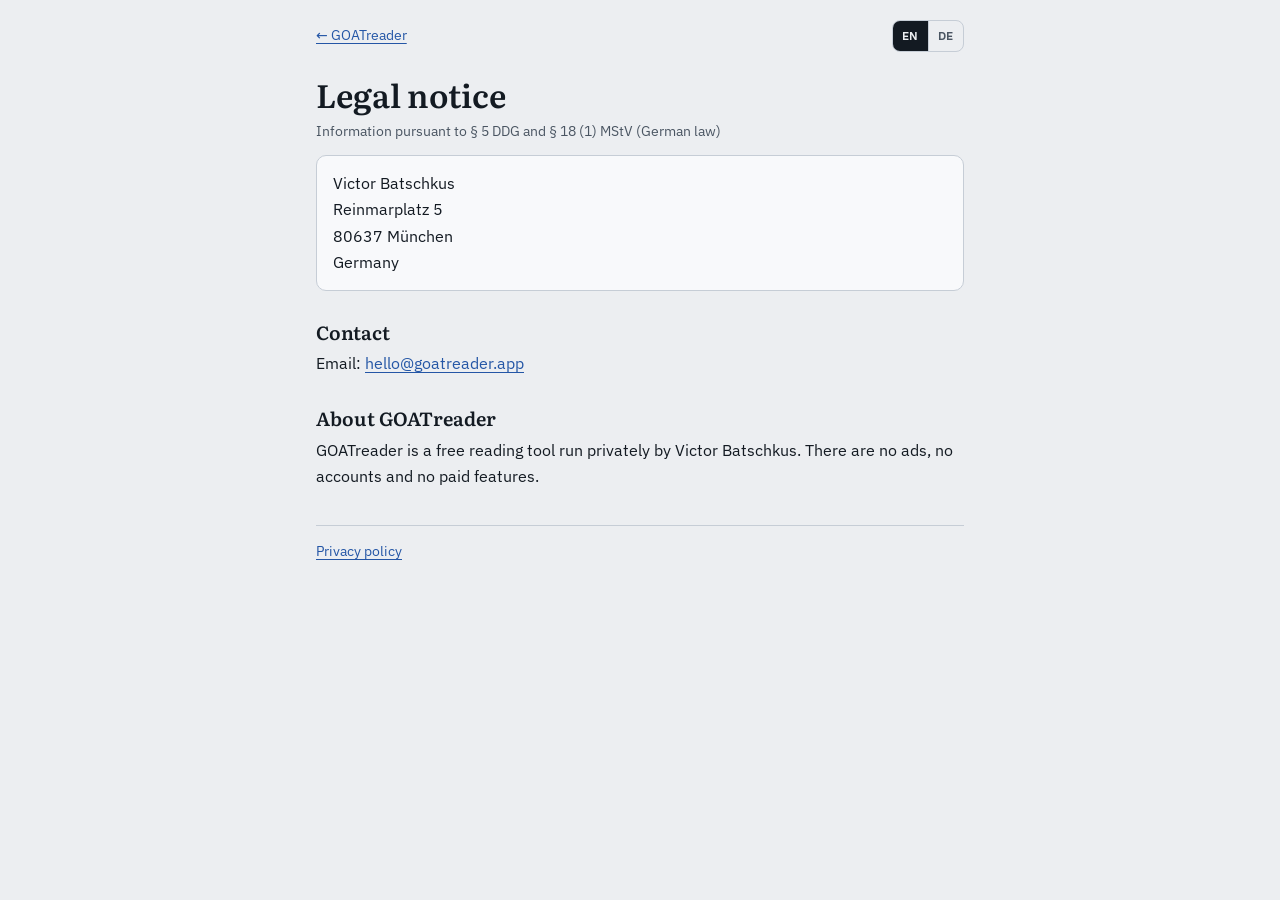
<file: legal.html>
<!doctype html>
<html lang="de">
<head>
<meta charset="utf-8">
<meta name="viewport" content="width=device-width,initial-scale=1">
<title>GOATreader: Impressum</title>
<meta name="robots" content="noindex">
<link rel="icon" href="icon.svg" type="image/svg+xml">
<link rel="icon" href="favicon-32.png" type="image/png" sizes="32x32">
<link rel="stylesheet" href="fonts/fonts.css">
<link rel="stylesheet" href="legal.css">
</head>
<body>
<main class="legal">
  <nav class="top">
    <a class="back" href="./">← GOATreader</a>
    <div class="lang" role="group" aria-label="Language / Sprache">
      <button type="button" data-lang="en" lang="en" title="English" aria-pressed="true">EN</button><button type="button" data-lang="de" lang="de" title="Deutsch" aria-pressed="false">DE</button>
    </div>
  </nav>
<section lang="de" data-l="de">
  <h1>Impressum</h1>
  <p class="muted">Angaben gemäß § 5 DDG und § 18 Abs. 1 MStV</p>
  <p class="address">Victor Batschkus<br>Reinmarplatz 5<br>80637 München<br>Deutschland</p>
  <h2>Kontakt</h2>
  <p>E-Mail: <a href="mailto:hello@goatreader.app">hello@goatreader.app</a></p>
  <h2>Über GOATreader</h2>
  <p>GOATreader ist ein kostenloses, privat betriebenes Lesewerkzeug von Victor Batschkus. Es gibt keine Werbung, keine Anmeldung und keine kostenpflichtigen Funktionen.</p>
  <p class="other"><a href="privacy.html">Datenschutzerklärung</a></p>
</section>
<section lang="en" data-l="en">
  <h1>Legal notice</h1>
  <p class="muted">Information pursuant to § 5 DDG and § 18 (1) MStV (German law)</p>
  <p class="address">Victor Batschkus<br>Reinmarplatz 5<br>80637 München<br>Germany</p>
  <h2>Contact</h2>
  <p>Email: <a href="mailto:hello@goatreader.app">hello@goatreader.app</a></p>
  <h2>About GOATreader</h2>
  <p>GOATreader is a free reading tool run privately by Victor Batschkus. There are no ads, no accounts and no paid features.</p>
  <p class="other"><a href="privacy.html">Privacy policy</a></p>
</section>
</main>
<script>
(() => {
  const KEY = 'goatreader.lang', TITLES = {en: 'GOATreader: Legal notice', de: 'GOATreader: Impressum'}, ok = l => Object.keys(TITLES).includes(l);
  // Wie in der App: ?lang in der Adresse (wird gemerkt) > gespeicherte Wahl > Browsersprache > Englisch.
  // Die Browsersprache zählt, wenn die erste bevorzugte Sprache Deutsch ist (de, de-DE, de-AT …); gespeichert wird sie nicht.
  const nav = typeof navigator === 'undefined' || !navigator ? [] : navigator.languages && navigator.languages.length ? navigator.languages : [navigator.language];
  let lang = /^de(?![a-z])/i.test(String(nav[0] || '')) ? 'de' : 'en';
  try {
    const q = (new URLSearchParams(location.search).get('lang') || '').toLowerCase();
    if (ok(q)) { lang = q; localStorage.setItem(KEY, JSON.stringify(q)); }
    else { const v = JSON.parse(localStorage.getItem(KEY)); if (ok(v)) lang = v; }
  } catch { /* kein Speicher: Browsersprache */ }
  function show(l) {
    document.documentElement.lang = l;
    document.title = TITLES[l];
    document.querySelectorAll('[data-l]').forEach(e => { e.hidden = e.dataset.l !== l; });
    document.querySelectorAll('.lang button').forEach(b => b.setAttribute('aria-pressed', String(b.dataset.lang === l)));
  }
  document.querySelectorAll('.lang button').forEach(b => b.addEventListener('click', () => {
    show(b.dataset.lang);
    try { localStorage.setItem(KEY, JSON.stringify(b.dataset.lang)); } catch { /* egal */ }
  }));
  document.documentElement.classList.add('js');
  show(lang);
  // Opt-out der anonymen Zählung (nur auf der Datenschutzseite)
  const NC = 'goatreader.nocount';
  const signal = () => navigator.globalPrivacyControl === true || [navigator.doNotTrack, window.doNotTrack, navigator.msDoNotTrack].some(v => v === '1' || v === 'yes');
  function syncOpt() {
    let off = false;
    try { off = localStorage.getItem(NC) === '1'; } catch { /* kein Speicher */ }
    document.querySelectorAll('.optout').forEach(box => {
      const sig = signal(), b = box.querySelector('button');
      box.querySelector('.state').textContent = sig ? box.dataset.signal : off ? box.dataset.off : box.dataset.on;
      b.textContent = off ? b.dataset.enable : b.dataset.disable;
      b.hidden = sig;
    });
  }
  document.querySelectorAll('.optout button').forEach(b => b.addEventListener('click', () => {
    try { if (localStorage.getItem(NC) === '1') localStorage.removeItem(NC); else localStorage.setItem(NC, '1'); } catch { /* kein Speicher */ }
    syncOpt();
  }));
  syncOpt();
})();
</script>
</body>
</html>
</file>
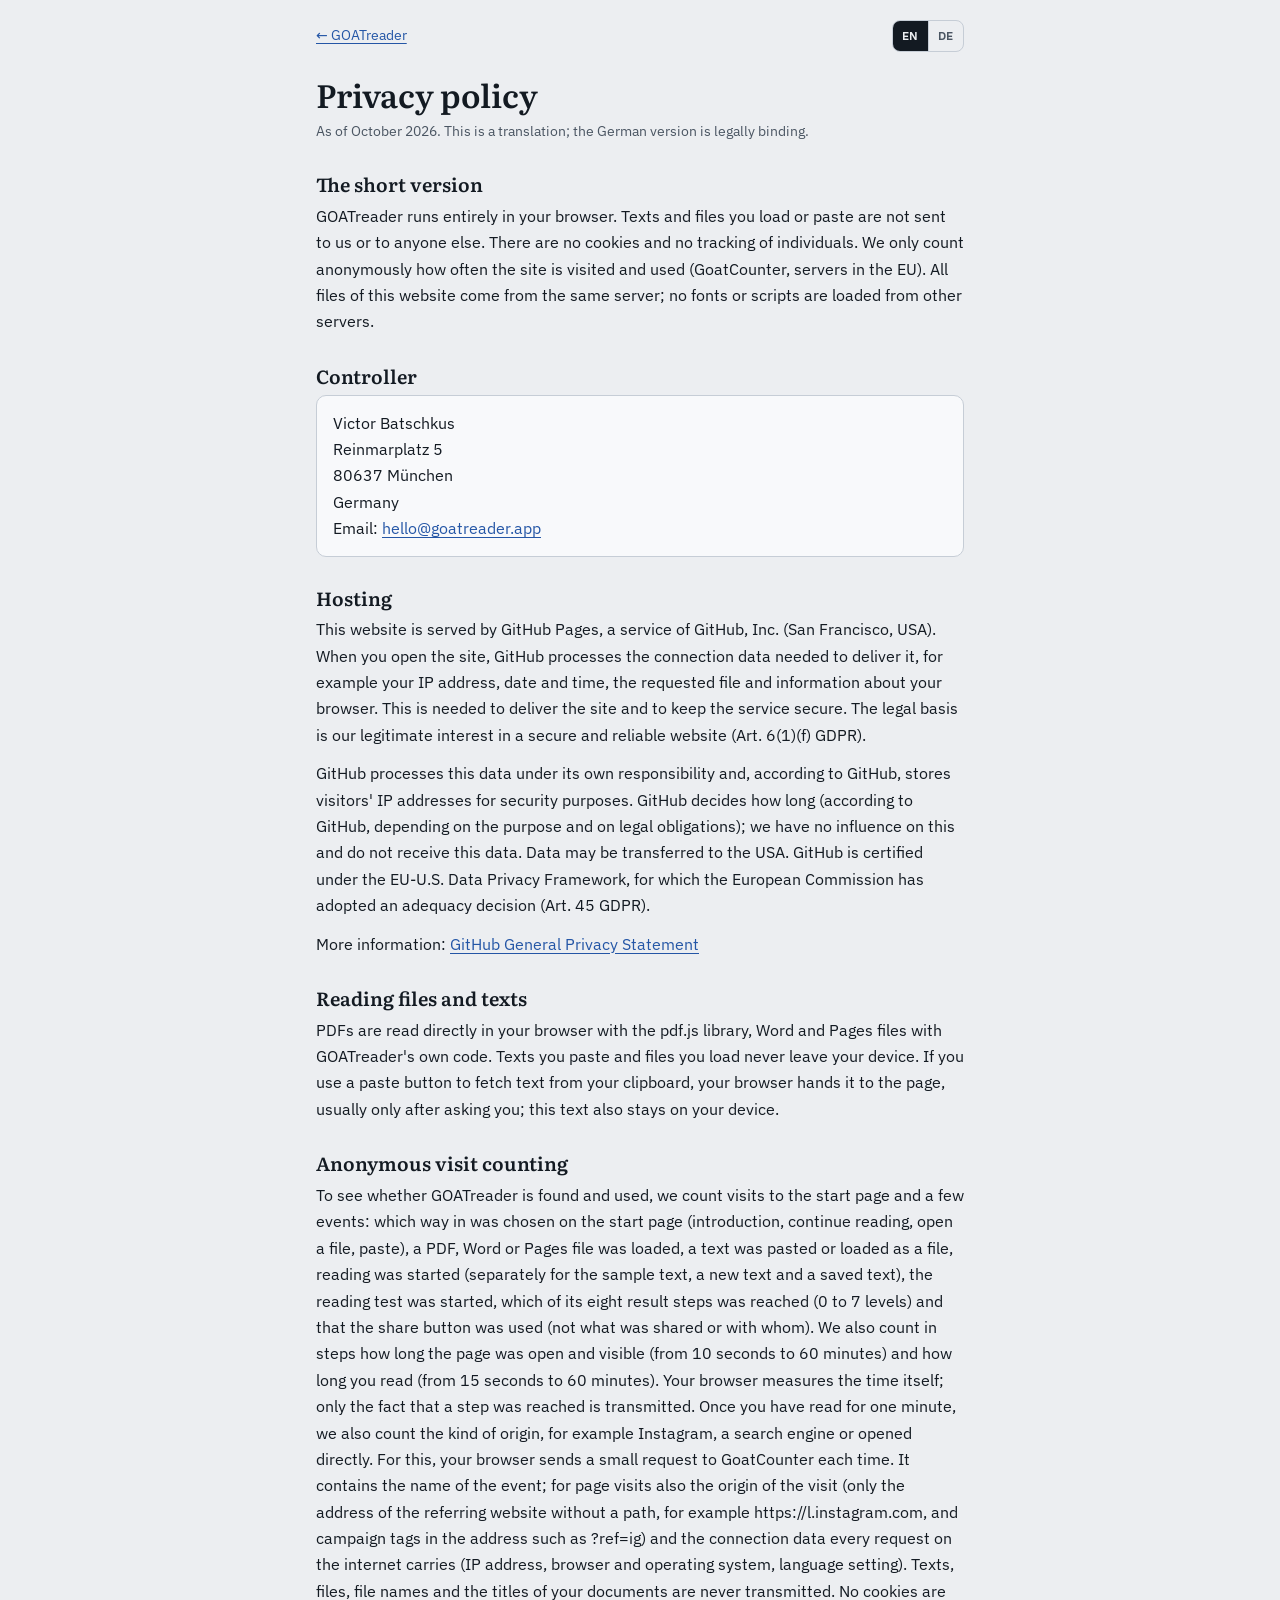
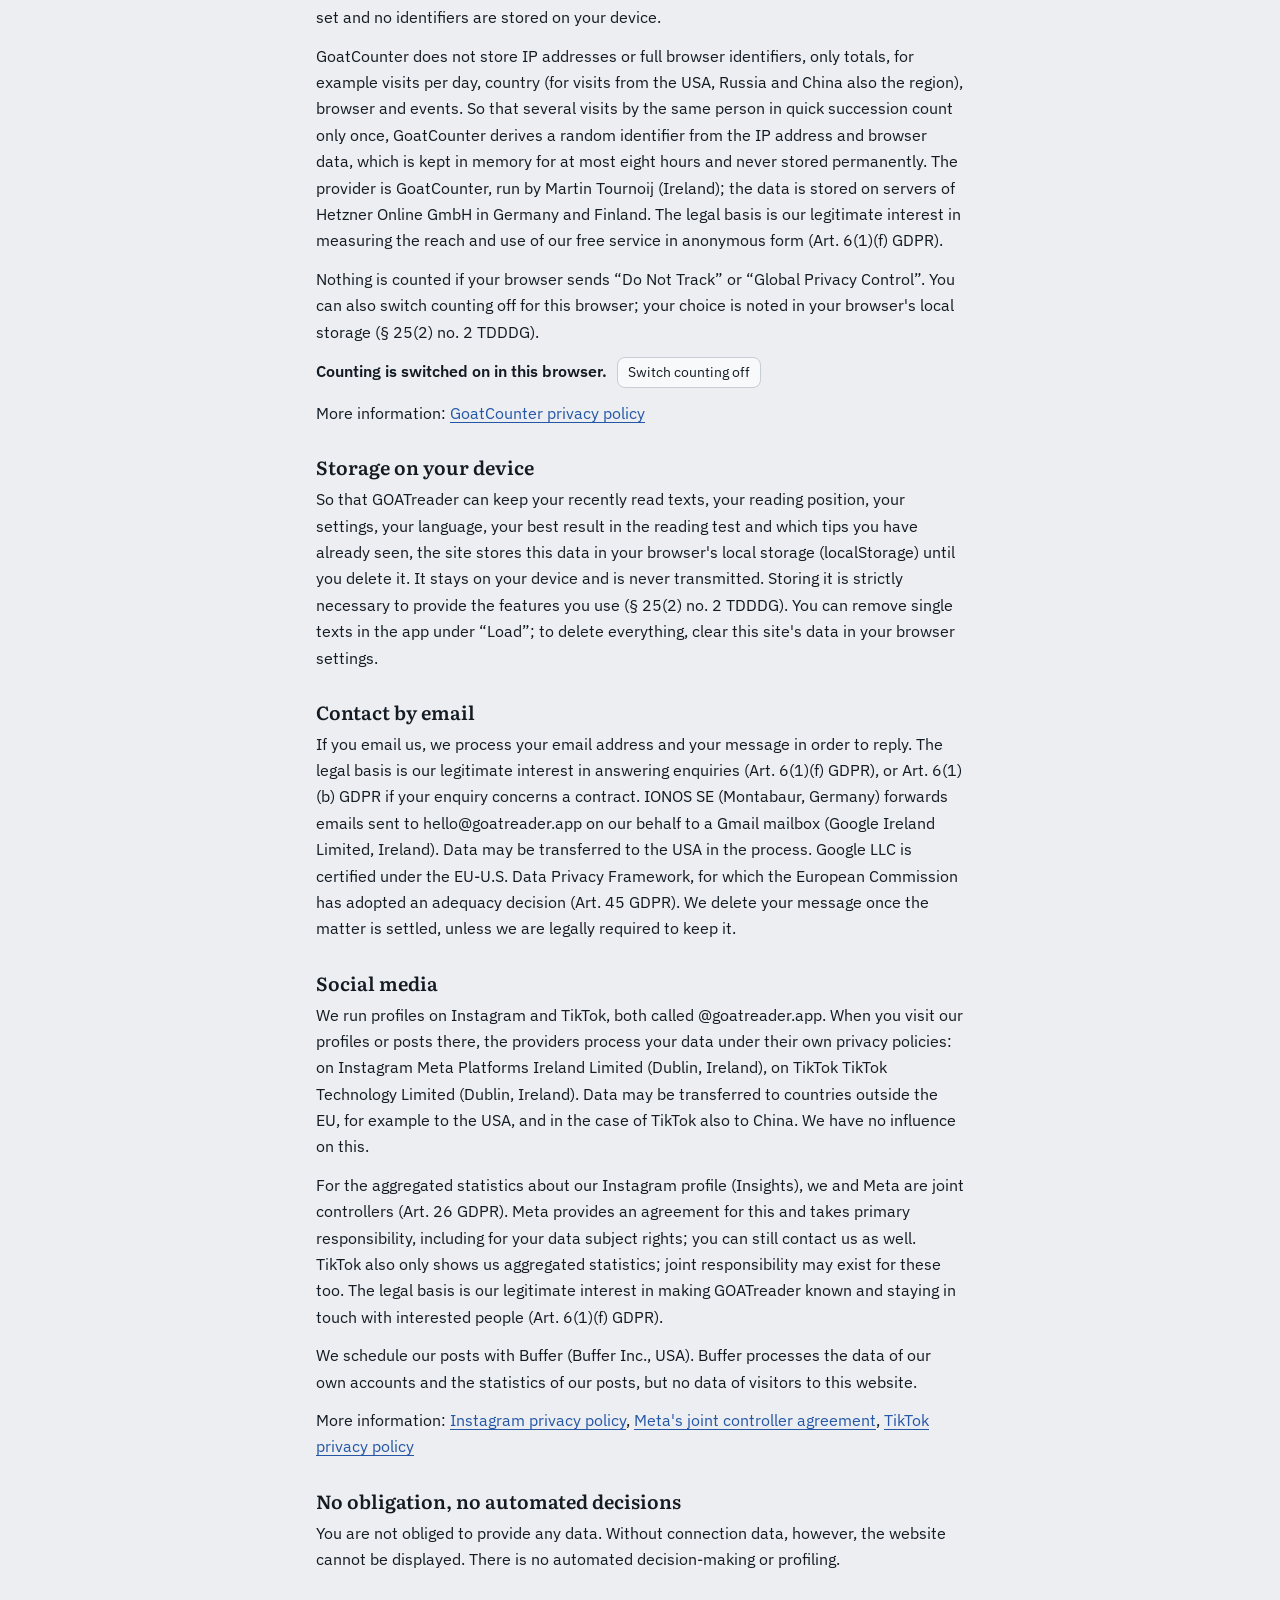
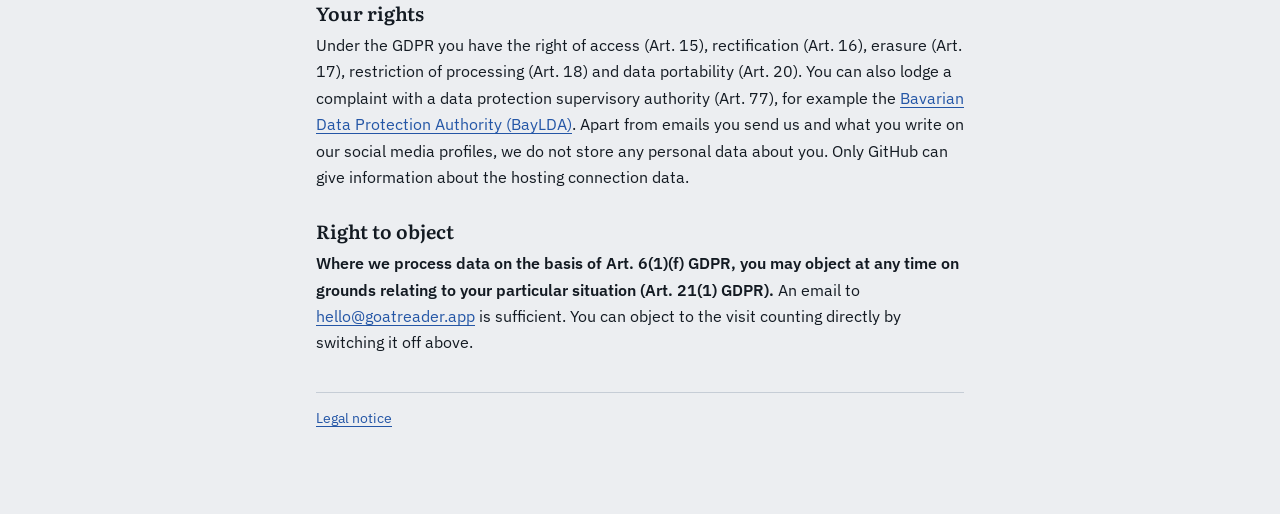
<file: privacy.html>
<!doctype html>
<html lang="de">
<head>
<meta charset="utf-8">
<meta name="viewport" content="width=device-width,initial-scale=1">
<title>GOATreader: Datenschutzerklärung</title>
<meta name="robots" content="noindex">
<link rel="icon" href="icon.svg" type="image/svg+xml">
<link rel="icon" href="favicon-32.png" type="image/png" sizes="32x32">
<link rel="stylesheet" href="fonts/fonts.css">
<link rel="stylesheet" href="legal.css">
</head>
<body>
<main class="legal">
  <nav class="top">
    <a class="back" href="./">← GOATreader</a>
    <div class="lang" role="group" aria-label="Language / Sprache">
      <button type="button" data-lang="en" lang="en" title="English" aria-pressed="true">EN</button><button type="button" data-lang="de" lang="de" title="Deutsch" aria-pressed="false">DE</button>
    </div>
  </nav>
<section lang="de" data-l="de">
  <h1>Datenschutzerklärung</h1>
  <p class="muted">Stand: Oktober 2026</p>

  <h2>Das Wichtigste in Kürze</h2>
  <p>GOATreader läuft vollständig in deinem Browser. Texte und Dateien, die du lädst oder einfügst, werden weder an uns noch an Dritte übertragen. Es gibt keine Cookies und kein Tracking einzelner Personen. Wir zählen nur anonym, wie oft die Seite besucht und genutzt wird (GoatCounter, Server in der EU). Alle Dateien dieser Website kommen vom selben Server; Schriften oder Skripte von fremden Servern werden nicht geladen.</p>

  <h2>Verantwortlicher</h2>
  <p class="address">Victor Batschkus<br>Reinmarplatz 5<br>80637 München<br>Deutschland<br>E-Mail: <a href="mailto:hello@goatreader.app">hello@goatreader.app</a></p>

  <h2>Hosting</h2>
  <p>Diese Website wird über GitHub Pages bereitgestellt, einen Dienst von GitHub, Inc. (San Francisco, USA). Beim Aufruf verarbeitet GitHub technisch notwendige Verbindungsdaten, zum Beispiel deine IP-Adresse, Datum und Uhrzeit, die aufgerufene Datei und Angaben zu deinem Browser. Das ist nötig, um die Seite auszuliefern und den Dienst abzusichern. Rechtsgrundlage ist unser berechtigtes Interesse an einer sicheren und zuverlässigen Bereitstellung der Website (Art. 6 Abs. 1 lit. f DSGVO).</p>
  <p>GitHub verarbeitet diese Daten in eigener Verantwortung und speichert nach eigenen Angaben die IP-Adressen der Besucher zu Sicherheitszwecken. Wie lange, legt GitHub fest (laut GitHub abhängig vom Zweck und von gesetzlichen Pflichten); wir haben darauf keinen Einfluss und erhalten diese Daten nicht. Dabei können Daten in die USA übermittelt werden. GitHub ist nach dem EU-US Data Privacy Framework zertifiziert, für das ein Angemessenheitsbeschluss der EU-Kommission besteht (Art. 45 DSGVO).</p>
  <p>Mehr dazu: <a href="https://docs.github.com/en/site-policy/privacy-policies/github-general-privacy-statement" rel="noopener">Datenschutzerklärung von GitHub</a></p>

  <h2>Lesen von Dateien und Texten</h2>
  <p>PDFs werden mit der Bibliothek pdf.js direkt in deinem Browser ausgelesen, Word- und Pages-Dateien mit eigenem Code von GOATreader. Eingefügte Texte und geladene Dateien verlassen dein Gerät nicht. Holst du Text über einen Knopf zum Einfügen aus deiner Zwischenablage, gibt dein Browser ihn an die Seite weiter, meist erst nach einer Rückfrage; auch dieser Text bleibt auf deinem Gerät.</p>

  <h2>Anonyme Besuchszählung</h2>
  <p>Um zu sehen, ob GOATreader gefunden und genutzt wird, zählen wir Aufrufe der Startseite und einige Ereignisse: welcher Einstieg auf der Startseite gewählt wurde (Einführung, Weiterlesen, Datei öffnen, Einfügen), ein PDF, eine Word- oder Pages-Datei wurde geladen, ein Text wurde eingefügt oder als Datei geladen, das Lesen wurde gestartet (getrennt nach Beispieltext, neuem Text und gespeichertem Text), der Lesetest wurde gestartet, welche seiner acht Ergebnisstufen erreicht wurde (0 bis 7 Stufen) und dass der Teilen-Knopf benutzt wurde (nicht, was oder mit wem geteilt wurde). Außerdem zählen wir in Stufen, wie lange die Seite sichtbar geöffnet war (von 10 Sekunden bis 60 Minuten) und wie lange gelesen wurde (von 15 Sekunden bis 60 Minuten). Die Zeit misst dein Browser selbst; übertragen wird nur, dass eine Stufe erreicht ist. Ab einer Minute Lesezeit zählen wir zusätzlich die Art der Herkunft, zum Beispiel Instagram, Suchmaschine oder direkt aufgerufen. Dafür schickt dein Browser jeweils eine kleine Anfrage an GoatCounter. Sie enthält den Namen des Ereignisses, bei Seitenaufrufen außerdem die Herkunft des Besuchs (nur die Adresse der verweisenden Website ohne Pfad, etwa https://l.instagram.com, und Kampagnenangaben aus der Adresse wie ?ref=ig) sowie die Verbindungsdaten, die jede Anfrage im Internet mitbringt (IP-Adresse, Browser und Betriebssystem, Spracheinstellung). Texte, Dateien, Dateinamen und die Titel deiner Dokumente werden nie übertragen. Es werden keine Cookies gesetzt und keine Kennungen auf deinem Gerät gespeichert.</p>
  <p>GoatCounter speichert keine IP-Adressen und keine vollständigen Browserkennungen, sondern nur Summen, zum Beispiel Besuche pro Tag, Land (bei Besuchen aus den USA, Russland und China auch die Region), Browser und Ereignisse. Damit mehrere Aufrufe derselben Person kurz hintereinander nur einmal zählen, bildet GoatCounter aus IP-Adresse und Browserangaben eine zufällige Kennung, die höchstens acht Stunden im Arbeitsspeicher bleibt und nicht dauerhaft gespeichert wird. Anbieter ist GoatCounter, betrieben von Martin Tournoij (Irland); die Daten liegen auf Servern der Hetzner Online GmbH in Deutschland und Finnland. Rechtsgrundlage ist unser berechtigtes Interesse, die Reichweite und Nutzung unseres kostenlosen Angebots in anonymer Form zu messen (Art. 6 Abs. 1 lit. f DSGVO).</p>
  <div class="optout" data-on="Die Zählung ist in diesem Browser eingeschaltet." data-off="Die Zählung ist in diesem Browser ausgeschaltet." data-signal="Dein Browser sendet „Do Not Track“ oder „Global Privacy Control“, deshalb wird nicht gezählt.">
    <p>Nicht gezählt wird, wenn dein Browser „Do Not Track“ oder „Global Privacy Control“ sendet. Außerdem kannst du die Zählung für diesen Browser ausschalten; deine Wahl wird dafür im lokalen Speicher deines Browsers vermerkt (§ 25 Abs. 2 Nr. 2 TDDDG).</p>
    <p><span class="state" role="status"></span> <button type="button" data-disable="Zählung ausschalten" data-enable="Zählung wieder einschalten">Zählung ausschalten</button></p>
  </div>
  <p>Mehr dazu: <a href="https://www.goatcounter.com/help/privacy" rel="noopener">Datenschutzerklärung von GoatCounter</a></p>

  <h2>Speicherung auf deinem Gerät</h2>
  <p>Damit GOATreader deine zuletzt gelesenen Texte, die Leseposition, deine Einstellungen, deine Sprache, dein bestes Ergebnis im Lesetest und die schon gesehenen Hinweise behält, speichert die Seite diese Daten im lokalen Speicher (localStorage) deines Browsers, bis du sie löschst. Sie bleiben auf deinem Gerät und werden nicht übertragen. Das Speichern ist unbedingt erforderlich, damit die von dir genutzten Funktionen bereitstehen (§ 25 Abs. 2 Nr. 2 TDDDG). Einzelne Texte entfernst du in der App unter „Laden“; alle Daten löschst du über die Einstellungen deines Browsers (Websitedaten dieser Seite).</p>

  <h2>Kontakt per E-Mail</h2>
  <p>Wenn du uns eine E-Mail schreibst, verarbeiten wir deine E-Mail-Adresse und deine Nachricht, um sie zu beantworten. Rechtsgrundlage ist unser berechtigtes Interesse, Anfragen zu beantworten (Art. 6 Abs. 1 lit. f DSGVO), bei Anfragen zu einem Vertrag Art. 6 Abs. 1 lit. b DSGVO. E-Mails an hello@goatreader.app leitet die IONOS SE (Montabaur, Deutschland) in unserem Auftrag an ein Gmail-Postfach weiter (Google Ireland Limited, Irland). Dabei können Daten in die USA übermittelt werden. Google LLC ist nach dem EU-US Data Privacy Framework zertifiziert, für das ein Angemessenheitsbeschluss der EU-Kommission besteht (Art. 45 DSGVO). Wir löschen deine Nachricht, sobald die Sache erledigt ist und keine gesetzlichen Aufbewahrungspflichten bestehen.</p>

  <h2>Social Media</h2>
  <p>Wir betreiben Profile bei Instagram und TikTok, jeweils unter @goatreader.app. Wenn du dort unsere Profile oder Beiträge aufrufst, verarbeiten die Anbieter deine Daten nach ihren eigenen Datenschutzbestimmungen: bei Instagram die Meta Platforms Ireland Limited (Dublin, Irland), bei TikTok die TikTok Technology Limited (Dublin, Irland). Dabei können Daten in Länder außerhalb der EU übermittelt werden, etwa in die USA und bei TikTok auch nach China. Darauf haben wir keinen Einfluss.</p>
  <p>Für die zusammengefassten Statistiken zu unserem Instagram-Profil (Insights) sind wir mit Meta gemeinsam verantwortlich (Art. 26 DSGVO). Meta stellt dafür eine Vereinbarung bereit und übernimmt die Hauptverantwortung, auch für deine Betroffenenrechte; du kannst dich aber auch an uns wenden. Auch TikTok zeigt uns nur zusammengefasste Statistiken; insoweit kann ebenfalls eine gemeinsame Verantwortung bestehen. Rechtsgrundlage ist unser berechtigtes Interesse, GOATreader bekannt zu machen und mit Interessierten in Kontakt zu kommen (Art. 6 Abs. 1 lit. f DSGVO).</p>
  <p>Unsere Beiträge planen wir mit Buffer (Buffer Inc., USA). Buffer verarbeitet dabei die Daten unserer eigenen Konten und die Statistiken unserer Beiträge, aber keine Daten von Besuchern dieser Website.</p>
  <p>Mehr dazu: <a href="https://privacycenter.instagram.com/policy" rel="noopener">Datenschutzrichtlinie von Instagram</a>, <a href="https://www.facebook.com/legal/terms/page_controller_addendum" rel="noopener">Vereinbarung von Meta zur gemeinsamen Verantwortung</a>, <a href="https://www.tiktok.com/legal/privacy-policy-eea" rel="noopener">Datenschutzerklärung von TikTok</a></p>

  <h2>Keine Pflicht, keine automatisierten Entscheidungen</h2>
  <p>Du bist nicht verpflichtet, uns Daten bereitzustellen. Ohne die Verbindungsdaten kann die Website aber nicht angezeigt werden. Eine automatisierte Entscheidungsfindung oder ein Profiling findet nicht statt.</p>

  <h2>Deine Rechte</h2>
  <p>Nach der DSGVO hast du das Recht auf Auskunft (Art. 15), Berichtigung (Art. 16), Löschung (Art. 17), Einschränkung der Verarbeitung (Art. 18) und Datenübertragbarkeit (Art. 20). Außerdem kannst du dich bei einer Datenschutz-Aufsichtsbehörde beschweren (Art. 77), zum Beispiel beim <a href="https://www.lda.bayern.de/" rel="noopener">Bayerischen Landesamt für Datenschutzaufsicht (BayLDA)</a>. Außer E-Mails, die du uns schickst, und dem, was du auf unseren Social-Media-Profilen schreibst, speichern wir keine personenbezogenen Daten von dir. Auskunft zu den Verbindungsdaten des Hostings kann nur GitHub geben.</p>

  <h2>Widerspruchsrecht</h2>
  <p><strong>Soweit wir Daten auf Grundlage von Art. 6 Abs. 1 lit. f DSGVO verarbeiten, kannst du aus Gründen, die sich aus deiner besonderen Situation ergeben, jederzeit widersprechen (Art. 21 Abs. 1 DSGVO).</strong> Eine E-Mail an <a href="mailto:hello@goatreader.app">hello@goatreader.app</a> genügt. Der Besuchszählung kannst du auch direkt widersprechen, indem du sie oben ausschaltest.</p>
  <p class="other"><a href="legal.html">Impressum</a></p>
</section>
<section lang="en" data-l="en">
  <h1>Privacy policy</h1>
  <p class="muted">As of October 2026. This is a translation; the German version is legally binding.</p>

  <h2>The short version</h2>
  <p>GOATreader runs entirely in your browser. Texts and files you load or paste are not sent to us or to anyone else. There are no cookies and no tracking of individuals. We only count anonymously how often the site is visited and used (GoatCounter, servers in the EU). All files of this website come from the same server; no fonts or scripts are loaded from other servers.</p>

  <h2>Controller</h2>
  <p class="address">Victor Batschkus<br>Reinmarplatz 5<br>80637 München<br>Germany<br>Email: <a href="mailto:hello@goatreader.app">hello@goatreader.app</a></p>

  <h2>Hosting</h2>
  <p>This website is served by GitHub Pages, a service of GitHub, Inc. (San Francisco, USA). When you open the site, GitHub processes the connection data needed to deliver it, for example your IP address, date and time, the requested file and information about your browser. This is needed to deliver the site and to keep the service secure. The legal basis is our legitimate interest in a secure and reliable website (Art. 6(1)(f) GDPR).</p>
  <p>GitHub processes this data under its own responsibility and, according to GitHub, stores visitors' IP addresses for security purposes. GitHub decides how long (according to GitHub, depending on the purpose and on legal obligations); we have no influence on this and do not receive this data. Data may be transferred to the USA. GitHub is certified under the EU-U.S. Data Privacy Framework, for which the European Commission has adopted an adequacy decision (Art. 45 GDPR).</p>
  <p>More information: <a href="https://docs.github.com/en/site-policy/privacy-policies/github-general-privacy-statement" rel="noopener">GitHub General Privacy Statement</a></p>

  <h2>Reading files and texts</h2>
  <p>PDFs are read directly in your browser with the pdf.js library, Word and Pages files with GOATreader's own code. Texts you paste and files you load never leave your device. If you use a paste button to fetch text from your clipboard, your browser hands it to the page, usually only after asking you; this text also stays on your device.</p>

  <h2>Anonymous visit counting</h2>
  <p>To see whether GOATreader is found and used, we count visits to the start page and a few events: which way in was chosen on the start page (introduction, continue reading, open a file, paste), a PDF, Word or Pages file was loaded, a text was pasted or loaded as a file, reading was started (separately for the sample text, a new text and a saved text), the reading test was started, which of its eight result steps was reached (0 to 7 levels) and that the share button was used (not what was shared or with whom). We also count in steps how long the page was open and visible (from 10 seconds to 60 minutes) and how long you read (from 15 seconds to 60 minutes). Your browser measures the time itself; only the fact that a step was reached is transmitted. Once you have read for one minute, we also count the kind of origin, for example Instagram, a search engine or opened directly. For this, your browser sends a small request to GoatCounter each time. It contains the name of the event; for page visits also the origin of the visit (only the address of the referring website without a path, for example https://l.instagram.com, and campaign tags in the address such as ?ref=ig) and the connection data every request on the internet carries (IP address, browser and operating system, language setting). Texts, files, file names and the titles of your documents are never transmitted. No cookies are set and no identifiers are stored on your device.</p>
  <p>GoatCounter does not store IP addresses or full browser identifiers, only totals, for example visits per day, country (for visits from the USA, Russia and China also the region), browser and events. So that several visits by the same person in quick succession count only once, GoatCounter derives a random identifier from the IP address and browser data, which is kept in memory for at most eight hours and never stored permanently. The provider is GoatCounter, run by Martin Tournoij (Ireland); the data is stored on servers of Hetzner Online GmbH in Germany and Finland. The legal basis is our legitimate interest in measuring the reach and use of our free service in anonymous form (Art. 6(1)(f) GDPR).</p>
  <div class="optout" data-on="Counting is switched on in this browser." data-off="Counting is switched off in this browser." data-signal="Your browser sends “Do Not Track” or “Global Privacy Control”, so nothing is counted.">
    <p>Nothing is counted if your browser sends “Do Not Track” or “Global Privacy Control”. You can also switch counting off for this browser; your choice is noted in your browser's local storage (§ 25(2) no. 2 TDDDG).</p>
    <p><span class="state" role="status"></span> <button type="button" data-disable="Switch counting off" data-enable="Switch counting back on">Switch counting off</button></p>
  </div>
  <p>More information: <a href="https://www.goatcounter.com/help/privacy" rel="noopener">GoatCounter privacy policy</a></p>

  <h2>Storage on your device</h2>
  <p>So that GOATreader can keep your recently read texts, your reading position, your settings, your language, your best result in the reading test and which tips you have already seen, the site stores this data in your browser's local storage (localStorage) until you delete it. It stays on your device and is never transmitted. Storing it is strictly necessary to provide the features you use (§ 25(2) no. 2 TDDDG). You can remove single texts in the app under “Load”; to delete everything, clear this site's data in your browser settings.</p>

  <h2>Contact by email</h2>
  <p>If you email us, we process your email address and your message in order to reply. The legal basis is our legitimate interest in answering enquiries (Art. 6(1)(f) GDPR), or Art. 6(1)(b) GDPR if your enquiry concerns a contract. IONOS SE (Montabaur, Germany) forwards emails sent to hello@goatreader.app on our behalf to a Gmail mailbox (Google Ireland Limited, Ireland). Data may be transferred to the USA in the process. Google LLC is certified under the EU-U.S. Data Privacy Framework, for which the European Commission has adopted an adequacy decision (Art. 45 GDPR). We delete your message once the matter is settled, unless we are legally required to keep it.</p>

  <h2>Social media</h2>
  <p>We run profiles on Instagram and TikTok, both called @goatreader.app. When you visit our profiles or posts there, the providers process your data under their own privacy policies: on Instagram Meta Platforms Ireland Limited (Dublin, Ireland), on TikTok TikTok Technology Limited (Dublin, Ireland). Data may be transferred to countries outside the EU, for example to the USA, and in the case of TikTok also to China. We have no influence on this.</p>
  <p>For the aggregated statistics about our Instagram profile (Insights), we and Meta are joint controllers (Art. 26 GDPR). Meta provides an agreement for this and takes primary responsibility, including for your data subject rights; you can still contact us as well. TikTok also only shows us aggregated statistics; joint responsibility may exist for these too. The legal basis is our legitimate interest in making GOATreader known and staying in touch with interested people (Art. 6(1)(f) GDPR).</p>
  <p>We schedule our posts with Buffer (Buffer Inc., USA). Buffer processes the data of our own accounts and the statistics of our posts, but no data of visitors to this website.</p>
  <p>More information: <a href="https://privacycenter.instagram.com/policy" rel="noopener">Instagram privacy policy</a>, <a href="https://www.facebook.com/legal/terms/page_controller_addendum" rel="noopener">Meta's joint controller agreement</a>, <a href="https://www.tiktok.com/legal/privacy-policy-eea" rel="noopener">TikTok privacy policy</a></p>

  <h2>No obligation, no automated decisions</h2>
  <p>You are not obliged to provide any data. Without connection data, however, the website cannot be displayed. There is no automated decision-making or profiling.</p>

  <h2>Your rights</h2>
  <p>Under the GDPR you have the right of access (Art. 15), rectification (Art. 16), erasure (Art. 17), restriction of processing (Art. 18) and data portability (Art. 20). You can also lodge a complaint with a data protection supervisory authority (Art. 77), for example the <a href="https://www.lda.bayern.de/" rel="noopener">Bavarian Data Protection Authority (BayLDA)</a>. Apart from emails you send us and what you write on our social media profiles, we do not store any personal data about you. Only GitHub can give information about the hosting connection data.</p>

  <h2>Right to object</h2>
  <p><strong>Where we process data on the basis of Art. 6(1)(f) GDPR, you may object at any time on grounds relating to your particular situation (Art. 21(1) GDPR).</strong> An email to <a href="mailto:hello@goatreader.app">hello@goatreader.app</a> is sufficient. You can object to the visit counting directly by switching it off above.</p>
  <p class="other"><a href="legal.html">Legal notice</a></p>
</section>
</main>
<script>
(() => {
  const KEY = 'goatreader.lang', TITLES = {en: 'GOATreader: Privacy policy', de: 'GOATreader: Datenschutzerklärung'}, ok = l => Object.keys(TITLES).includes(l);
  // Wie in der App: ?lang in der Adresse (wird gemerkt) > gespeicherte Wahl > Browsersprache > Englisch.
  // Die Browsersprache zählt, wenn die erste bevorzugte Sprache Deutsch ist (de, de-DE, de-AT …); gespeichert wird sie nicht.
  const nav = typeof navigator === 'undefined' || !navigator ? [] : navigator.languages && navigator.languages.length ? navigator.languages : [navigator.language];
  let lang = /^de(?![a-z])/i.test(String(nav[0] || '')) ? 'de' : 'en';
  try {
    const q = (new URLSearchParams(location.search).get('lang') || '').toLowerCase();
    if (ok(q)) { lang = q; localStorage.setItem(KEY, JSON.stringify(q)); }
    else { const v = JSON.parse(localStorage.getItem(KEY)); if (ok(v)) lang = v; }
  } catch { /* kein Speicher: Browsersprache */ }
  function show(l) {
    document.documentElement.lang = l;
    document.title = TITLES[l];
    document.querySelectorAll('[data-l]').forEach(e => { e.hidden = e.dataset.l !== l; });
    document.querySelectorAll('.lang button').forEach(b => b.setAttribute('aria-pressed', String(b.dataset.lang === l)));
  }
  document.querySelectorAll('.lang button').forEach(b => b.addEventListener('click', () => {
    show(b.dataset.lang);
    try { localStorage.setItem(KEY, JSON.stringify(b.dataset.lang)); } catch { /* egal */ }
  }));
  document.documentElement.classList.add('js');
  show(lang);
  // Opt-out der anonymen Zählung (nur auf der Datenschutzseite)
  const NC = 'goatreader.nocount';
  const signal = () => navigator.globalPrivacyControl === true || [navigator.doNotTrack, window.doNotTrack, navigator.msDoNotTrack].some(v => v === '1' || v === 'yes');
  function syncOpt() {
    let off = false;
    try { off = localStorage.getItem(NC) === '1'; } catch { /* kein Speicher */ }
    document.querySelectorAll('.optout').forEach(box => {
      const sig = signal(), b = box.querySelector('button');
      box.querySelector('.state').textContent = sig ? box.dataset.signal : off ? box.dataset.off : box.dataset.on;
      b.textContent = off ? b.dataset.enable : b.dataset.disable;
      b.hidden = sig;
    });
  }
  document.querySelectorAll('.optout button').forEach(b => b.addEventListener('click', () => {
    try { if (localStorage.getItem(NC) === '1') localStorage.removeItem(NC); else localStorage.setItem(NC, '1'); } catch { /* kein Speicher */ }
    syncOpt();
  }));
  syncOpt();
})();
</script>
</body>
</html>
</file>
<file: fonts/fonts.css>
/* Literata (SIL Open Font License 1.1), Achsen opsz 7–72 und wght 200–900 */
/* literata-cyrillic-ext-opsz-normal */
@font-face {
  font-family: 'Literata';
  font-style: normal;
  font-display: swap;
  font-weight: 200 900;
  src: url(./literata-cyrillic-ext-opsz-normal.woff2) format('woff2-variations');
  unicode-range: U+0460-052F,U+1C80-1C8A,U+20B4,U+2DE0-2DFF,U+A640-A69F,U+FE2E-FE2F;
}

/* literata-cyrillic-opsz-normal */
@font-face {
  font-family: 'Literata';
  font-style: normal;
  font-display: swap;
  font-weight: 200 900;
  src: url(./literata-cyrillic-opsz-normal.woff2) format('woff2-variations');
  unicode-range: U+0301,U+0400-045F,U+0490-0491,U+04B0-04B1,U+2116;
}

/* literata-greek-ext-opsz-normal */
@font-face {
  font-family: 'Literata';
  font-style: normal;
  font-display: swap;
  font-weight: 200 900;
  src: url(./literata-greek-ext-opsz-normal.woff2) format('woff2-variations');
  unicode-range: U+1F00-1FFF;
}

/* literata-greek-opsz-normal */
@font-face {
  font-family: 'Literata';
  font-style: normal;
  font-display: swap;
  font-weight: 200 900;
  src: url(./literata-greek-opsz-normal.woff2) format('woff2-variations');
  unicode-range: U+0370-0377,U+037A-037F,U+0384-038A,U+038C,U+038E-03A1,U+03A3-03FF;
}

/* literata-vietnamese-opsz-normal */
@font-face {
  font-family: 'Literata';
  font-style: normal;
  font-display: swap;
  font-weight: 200 900;
  src: url(./literata-vietnamese-opsz-normal.woff2) format('woff2-variations');
  unicode-range: U+0102-0103,U+0110-0111,U+0128-0129,U+0168-0169,U+01A0-01A1,U+01AF-01B0,U+0300-0301,U+0303-0304,U+0308-0309,U+0323,U+0329,U+1EA0-1EF9,U+20AB;
}

/* literata-latin-ext-opsz-normal */
@font-face {
  font-family: 'Literata';
  font-style: normal;
  font-display: swap;
  font-weight: 200 900;
  src: url(./literata-latin-ext-opsz-normal.woff2) format('woff2-variations');
  unicode-range: U+0100-02BA,U+02BD-02C5,U+02C7-02CC,U+02CE-02D7,U+02DD-02FF,U+0304,U+0308,U+0329,U+1D00-1DBF,U+1E00-1E9F,U+1EF2-1EFF,U+2020,U+20A0-20AB,U+20AD-20C0,U+2113,U+2C60-2C7F,U+A720-A7FF;
}

/* literata-latin-opsz-normal */
@font-face {
  font-family: 'Literata';
  font-style: normal;
  font-display: swap;
  font-weight: 200 900;
  src: url(./literata-latin-opsz-normal.woff2) format('woff2-variations');
  unicode-range: U+0000-00FF,U+0131,U+0152-0153,U+02BB-02BC,U+02C6,U+02DA,U+02DC,U+0304,U+0308,U+0329,U+2000-206F,U+20AC,U+2122,U+2191,U+2193,U+2212,U+2215,U+FEFF,U+FFFD;
}
/* IBM Plex Sans 400 (SIL Open Font License 1.1) */
/* ibm-plex-sans-cyrillic-ext-400-normal */
@font-face {
  font-family: 'IBM Plex Sans';
  font-style: normal;
  font-display: swap;
  font-weight: 400;
  src: url(./ibm-plex-sans-cyrillic-ext-400-normal.woff2) format('woff2');
  unicode-range: U+0460-052F,U+1C80-1C8A,U+20B4,U+2DE0-2DFF,U+A640-A69F,U+FE2E-FE2F;
}

/* ibm-plex-sans-cyrillic-400-normal */
@font-face {
  font-family: 'IBM Plex Sans';
  font-style: normal;
  font-display: swap;
  font-weight: 400;
  src: url(./ibm-plex-sans-cyrillic-400-normal.woff2) format('woff2');
  unicode-range: U+0301,U+0400-045F,U+0490-0491,U+04B0-04B1,U+2116;
}

/* ibm-plex-sans-greek-400-normal */
@font-face {
  font-family: 'IBM Plex Sans';
  font-style: normal;
  font-display: swap;
  font-weight: 400;
  src: url(./ibm-plex-sans-greek-400-normal.woff2) format('woff2');
  unicode-range: U+0370-0377,U+037A-037F,U+0384-038A,U+038C,U+038E-03A1,U+03A3-03FF;
}

/* ibm-plex-sans-vietnamese-400-normal */
@font-face {
  font-family: 'IBM Plex Sans';
  font-style: normal;
  font-display: swap;
  font-weight: 400;
  src: url(./ibm-plex-sans-vietnamese-400-normal.woff2) format('woff2');
  unicode-range: U+0102-0103,U+0110-0111,U+0128-0129,U+0168-0169,U+01A0-01A1,U+01AF-01B0,U+0300-0301,U+0303-0304,U+0308-0309,U+0323,U+0329,U+1EA0-1EF9,U+20AB;
}

/* ibm-plex-sans-latin-ext-400-normal */
@font-face {
  font-family: 'IBM Plex Sans';
  font-style: normal;
  font-display: swap;
  font-weight: 400;
  src: url(./ibm-plex-sans-latin-ext-400-normal.woff2) format('woff2');
  unicode-range: U+0100-02BA,U+02BD-02C5,U+02C7-02CC,U+02CE-02D7,U+02DD-02FF,U+0304,U+0308,U+0329,U+1D00-1DBF,U+1E00-1E9F,U+1EF2-1EFF,U+2020,U+20A0-20AB,U+20AD-20C0,U+2113,U+2C60-2C7F,U+A720-A7FF;
}

/* ibm-plex-sans-latin-400-normal */
@font-face {
  font-family: 'IBM Plex Sans';
  font-style: normal;
  font-display: swap;
  font-weight: 400;
  src: url(./ibm-plex-sans-latin-400-normal.woff2) format('woff2');
  unicode-range: U+0000-00FF,U+0131,U+0152-0153,U+02BB-02BC,U+02C6,U+02DA,U+02DC,U+0304,U+0308,U+0329,U+2000-206F,U+20AC,U+2122,U+2191,U+2193,U+2212,U+2215,U+FEFF,U+FFFD;
}
/* IBM Plex Sans 500 (SIL Open Font License 1.1) */
/* ibm-plex-sans-cyrillic-ext-500-normal */
@font-face {
  font-family: 'IBM Plex Sans';
  font-style: normal;
  font-display: swap;
  font-weight: 500;
  src: url(./ibm-plex-sans-cyrillic-ext-500-normal.woff2) format('woff2');
  unicode-range: U+0460-052F,U+1C80-1C8A,U+20B4,U+2DE0-2DFF,U+A640-A69F,U+FE2E-FE2F;
}

/* ibm-plex-sans-cyrillic-500-normal */
@font-face {
  font-family: 'IBM Plex Sans';
  font-style: normal;
  font-display: swap;
  font-weight: 500;
  src: url(./ibm-plex-sans-cyrillic-500-normal.woff2) format('woff2');
  unicode-range: U+0301,U+0400-045F,U+0490-0491,U+04B0-04B1,U+2116;
}

/* ibm-plex-sans-greek-500-normal */
@font-face {
  font-family: 'IBM Plex Sans';
  font-style: normal;
  font-display: swap;
  font-weight: 500;
  src: url(./ibm-plex-sans-greek-500-normal.woff2) format('woff2');
  unicode-range: U+0370-0377,U+037A-037F,U+0384-038A,U+038C,U+038E-03A1,U+03A3-03FF;
}

/* ibm-plex-sans-vietnamese-500-normal */
@font-face {
  font-family: 'IBM Plex Sans';
  font-style: normal;
  font-display: swap;
  font-weight: 500;
  src: url(./ibm-plex-sans-vietnamese-500-normal.woff2) format('woff2');
  unicode-range: U+0102-0103,U+0110-0111,U+0128-0129,U+0168-0169,U+01A0-01A1,U+01AF-01B0,U+0300-0301,U+0303-0304,U+0308-0309,U+0323,U+0329,U+1EA0-1EF9,U+20AB;
}

/* ibm-plex-sans-latin-ext-500-normal */
@font-face {
  font-family: 'IBM Plex Sans';
  font-style: normal;
  font-display: swap;
  font-weight: 500;
  src: url(./ibm-plex-sans-latin-ext-500-normal.woff2) format('woff2');
  unicode-range: U+0100-02BA,U+02BD-02C5,U+02C7-02CC,U+02CE-02D7,U+02DD-02FF,U+0304,U+0308,U+0329,U+1D00-1DBF,U+1E00-1E9F,U+1EF2-1EFF,U+2020,U+20A0-20AB,U+20AD-20C0,U+2113,U+2C60-2C7F,U+A720-A7FF;
}

/* ibm-plex-sans-latin-500-normal */
@font-face {
  font-family: 'IBM Plex Sans';
  font-style: normal;
  font-display: swap;
  font-weight: 500;
  src: url(./ibm-plex-sans-latin-500-normal.woff2) format('woff2');
  unicode-range: U+0000-00FF,U+0131,U+0152-0153,U+02BB-02BC,U+02C6,U+02DA,U+02DC,U+0304,U+0308,U+0329,U+2000-206F,U+20AC,U+2122,U+2191,U+2193,U+2212,U+2215,U+FEFF,U+FFFD;
}
/* IBM Plex Sans 600 (SIL Open Font License 1.1) */
/* ibm-plex-sans-cyrillic-ext-600-normal */
@font-face {
  font-family: 'IBM Plex Sans';
  font-style: normal;
  font-display: swap;
  font-weight: 600;
  src: url(./ibm-plex-sans-cyrillic-ext-600-normal.woff2) format('woff2');
  unicode-range: U+0460-052F,U+1C80-1C8A,U+20B4,U+2DE0-2DFF,U+A640-A69F,U+FE2E-FE2F;
}

/* ibm-plex-sans-cyrillic-600-normal */
@font-face {
  font-family: 'IBM Plex Sans';
  font-style: normal;
  font-display: swap;
  font-weight: 600;
  src: url(./ibm-plex-sans-cyrillic-600-normal.woff2) format('woff2');
  unicode-range: U+0301,U+0400-045F,U+0490-0491,U+04B0-04B1,U+2116;
}

/* ibm-plex-sans-greek-600-normal */
@font-face {
  font-family: 'IBM Plex Sans';
  font-style: normal;
  font-display: swap;
  font-weight: 600;
  src: url(./ibm-plex-sans-greek-600-normal.woff2) format('woff2');
  unicode-range: U+0370-0377,U+037A-037F,U+0384-038A,U+038C,U+038E-03A1,U+03A3-03FF;
}

/* ibm-plex-sans-vietnamese-600-normal */
@font-face {
  font-family: 'IBM Plex Sans';
  font-style: normal;
  font-display: swap;
  font-weight: 600;
  src: url(./ibm-plex-sans-vietnamese-600-normal.woff2) format('woff2');
  unicode-range: U+0102-0103,U+0110-0111,U+0128-0129,U+0168-0169,U+01A0-01A1,U+01AF-01B0,U+0300-0301,U+0303-0304,U+0308-0309,U+0323,U+0329,U+1EA0-1EF9,U+20AB;
}

/* ibm-plex-sans-latin-ext-600-normal */
@font-face {
  font-family: 'IBM Plex Sans';
  font-style: normal;
  font-display: swap;
  font-weight: 600;
  src: url(./ibm-plex-sans-latin-ext-600-normal.woff2) format('woff2');
  unicode-range: U+0100-02BA,U+02BD-02C5,U+02C7-02CC,U+02CE-02D7,U+02DD-02FF,U+0304,U+0308,U+0329,U+1D00-1DBF,U+1E00-1E9F,U+1EF2-1EFF,U+2020,U+20A0-20AB,U+20AD-20C0,U+2113,U+2C60-2C7F,U+A720-A7FF;
}

/* ibm-plex-sans-latin-600-normal */
@font-face {
  font-family: 'IBM Plex Sans';
  font-style: normal;
  font-display: swap;
  font-weight: 600;
  src: url(./ibm-plex-sans-latin-600-normal.woff2) format('woff2');
  unicode-range: U+0000-00FF,U+0131,U+0152-0153,U+02BB-02BC,U+02C6,U+02DA,U+02DC,U+0304,U+0308,U+0329,U+2000-206F,U+20AC,U+2122,U+2191,U+2193,U+2212,U+2215,U+FEFF,U+FFFD;
}
</file>
<file: legal.css>
:root{--paper:#ECEEF1;--sheet:#F8F9FB;--ink:#131A22;--ink-2:#4A5562;--rule:#C6CDD6;--pencil:#2456A6;--mark:#C3122F;color-scheme:light}
@media (prefers-color-scheme: dark){:root{--paper:#0E141A;--sheet:#151D25;--ink:#E3E8ED;--ink-2:#A2AEBA;--rule:#2A3541;--pencil:#8AB1EE;--mark:#FF5B67;color-scheme:dark}}
*,*::before,*::after{box-sizing:border-box}
[hidden]{display:none!important}
body{margin:0;background:var(--paper);color:var(--ink);font:16px/1.65 "IBM Plex Sans","Segoe UI",system-ui,-apple-system,sans-serif;-webkit-font-smoothing:antialiased}
.legal{max-width:68ch;margin-inline:auto;padding-inline:16px;padding-block:20px 72px}
.top{display:flex;align-items:center;justify-content:space-between;gap:12px}
.back{font-size:14px}
.lang{display:none;border:1px solid var(--rule);border-radius:8px;overflow:hidden}
.js .lang{display:inline-flex}
.lang button{border:0;background:transparent;height:30px;padding:0 9px;font-family:inherit;font-size:12px;font-weight:600;line-height:1;letter-spacing:.05em;color:var(--ink-2);cursor:pointer}
.lang button + button{border-left:1px solid var(--rule)}
.lang button[aria-pressed="true"]{background:var(--ink);color:var(--paper)}
.lang button:focus-visible{outline:2px solid var(--pencil);outline-offset:-2px}
section + section{margin-top:48px;padding-top:8px;border-top:1px solid var(--rule)}
.js section + section{margin-top:0;padding-top:0;border-top:0}
h1,h2{font-family:"Literata","Iowan Old Style",Georgia,serif;font-weight:600;line-height:1.25;text-wrap:balance}
h1{font-size:32px;margin:22px 0 6px}
h2{font-size:19px;margin:30px 0 6px}
p,ul{margin:0 0 12px}
ul{padding-left:1.2em}
a{color:var(--pencil);text-underline-offset:3px;overflow-wrap:anywhere}
a:focus-visible{outline:2px solid var(--pencil);outline-offset:2px}
.muted{color:var(--ink-2);font-size:14px}
.address{padding:14px 16px;border:1px solid var(--rule);border-radius:10px;background:var(--sheet)}
.other{margin-top:36px;padding-top:14px;border-top:1px solid var(--rule);font-size:14px}
.optout{display:none}
.js .optout{display:block}
.optout .state{font-weight:600}
.optout button{margin-left:6px;border:1px solid var(--rule);border-radius:8px;background:var(--sheet);color:var(--ink);font:inherit;font-size:14px;padding:3px 10px;cursor:pointer}
.optout button:hover{border-color:var(--pencil);color:var(--pencil)}
.optout button:focus-visible{outline:2px solid var(--pencil);outline-offset:2px}
</file>
